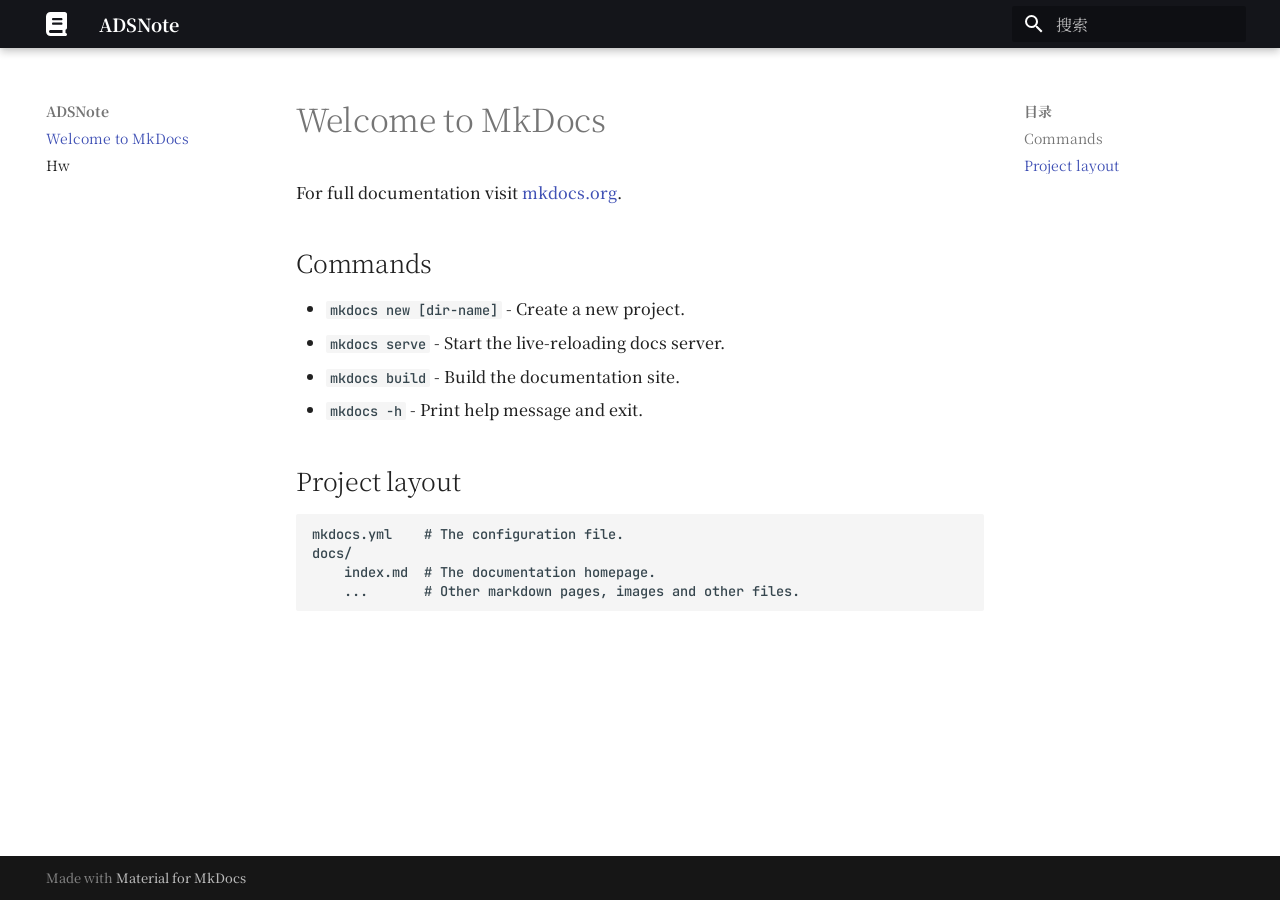
<file: index.html>
<!doctype html>
<html lang="zh" class="no-js">
  <head>
    
      <meta charset="utf-8">
      <meta name="viewport" content="width=device-width,initial-scale=1">
      
      
      
      
      
        <link rel="next" href="hw/">
      
      
        
      
      
      <link rel="icon" href="assets/images/favicon.png">
      <meta name="generator" content="mkdocs-1.6.1, mkdocs-material-9.7.7">
    
    
      
        <title>ADSNote</title>
      
    
    
      <link rel="stylesheet" href="assets/stylesheets/main.ec1eaa64.min.css">
      
        
        <link rel="stylesheet" href="assets/stylesheets/palette.ab4e12ef.min.css">
      
      


    
    
      
    
    
      
        
        
        <link rel="preconnect" href="https://fonts.gstatic.com" crossorigin>
        <link rel="stylesheet" href="https://fonts.googleapis.com/css?family=Noto+Serif+SC:300,300i,400,400i,700,700i%7CJetBrains+Mono:400,400i,700,700i&display=fallback">
        <style>:root{--md-text-font:"Noto Serif SC";--md-code-font:"JetBrains Mono"}</style>
      
    
    
      <link rel="stylesheet" href="stylesheets/extra.css">
    
    <script>__md_scope=new URL(".",location),__md_hash=e=>[...e].reduce(((e,_)=>(e<<5)-e+_.charCodeAt(0)),0),__md_get=(e,_=localStorage,t=__md_scope)=>JSON.parse(_.getItem(t.pathname+"."+e)),__md_set=(e,_,t=localStorage,a=__md_scope)=>{try{t.setItem(a.pathname+"."+e,JSON.stringify(_))}catch(e){}}</script>
    
      

    
    
  </head>
  
  
    
    
    
    
    
    <body dir="ltr" data-md-color-scheme="default" data-md-color-primary="black" data-md-color-accent="deep-orange">
  
    
    <input class="md-toggle" data-md-toggle="drawer" type="checkbox" id="__drawer" autocomplete="off">
    <input class="md-toggle" data-md-toggle="search" type="checkbox" id="__search" autocomplete="off">
    <label class="md-overlay" for="__drawer"></label>
    <div data-md-component="skip">
      
        
        <a href="#welcome-to-mkdocs" class="md-skip">
          跳转至
        </a>
      
    </div>
    <div data-md-component="announce">
      
    </div>
    
    
      

  

<header class="md-header md-header--shadow" data-md-component="header">
  <nav class="md-header__inner md-grid" aria-label="页眉">
    <a href="." title="ADSNote" class="md-header__button md-logo" aria-label="ADSNote" data-md-component="logo">
      
  
  <svg xmlns="http://www.w3.org/2000/svg" viewBox="0 0 448 512"><!--! Font Awesome Free 7.1.0 by @fontawesome - https://fontawesome.com License - https://fontawesome.com/license/free (Icons: CC BY 4.0, Fonts: SIL OFL 1.1, Code: MIT License) Copyright 2025 Fonticons, Inc.--><path d="M384 512H96c-53 0-96-43-96-96V96C0 43 43 0 96 0h304c26.5 0 48 21.5 48 48v288c0 20.9-13.4 38.7-32 45.3V448c17.7 0 32 14.3 32 32s-14.3 32-32 32zM96 384c-17.7 0-32 14.3-32 32s14.3 32 32 32h256v-64zm32-232c0 13.3 10.7 24 24 24h176c13.3 0 24-10.7 24-24s-10.7-24-24-24H152c-13.3 0-24 10.7-24 24m24 72c-13.3 0-24 10.7-24 24s10.7 24 24 24h176c13.3 0 24-10.7 24-24s-10.7-24-24-24z"/></svg>

    </a>
    <label class="md-header__button md-icon" for="__drawer">
      
      <svg xmlns="http://www.w3.org/2000/svg" viewBox="0 0 24 24"><path d="M3 6h18v2H3zm0 5h18v2H3zm0 5h18v2H3z"/></svg>
    </label>
    <div class="md-header__title" data-md-component="header-title">
      <div class="md-header__ellipsis">
        <div class="md-header__topic">
          <span class="md-ellipsis">
            ADSNote
          </span>
        </div>
        <div class="md-header__topic" data-md-component="header-topic">
          <span class="md-ellipsis">
            
              Welcome to MkDocs
            
          </span>
        </div>
      </div>
    </div>
    
      
    
    
    
    
      
      
        <label class="md-header__button md-icon" for="__search">
          
          <svg xmlns="http://www.w3.org/2000/svg" viewBox="0 0 24 24"><path d="M9.5 3A6.5 6.5 0 0 1 16 9.5c0 1.61-.59 3.09-1.56 4.23l.27.27h.79l5 5-1.5 1.5-5-5v-.79l-.27-.27A6.52 6.52 0 0 1 9.5 16 6.5 6.5 0 0 1 3 9.5 6.5 6.5 0 0 1 9.5 3m0 2C7 5 5 7 5 9.5S7 14 9.5 14 14 12 14 9.5 12 5 9.5 5"/></svg>
        </label>
        <div class="md-search" data-md-component="search" role="dialog">
  <label class="md-search__overlay" for="__search"></label>
  <div class="md-search__inner" role="search">
    <form class="md-search__form" name="search">
      <input type="text" class="md-search__input" name="query" aria-label="搜索" placeholder="搜索" autocapitalize="off" autocorrect="off" autocomplete="off" spellcheck="false" data-md-component="search-query" required>
      <label class="md-search__icon md-icon" for="__search">
        
        <svg xmlns="http://www.w3.org/2000/svg" viewBox="0 0 24 24"><path d="M9.5 3A6.5 6.5 0 0 1 16 9.5c0 1.61-.59 3.09-1.56 4.23l.27.27h.79l5 5-1.5 1.5-5-5v-.79l-.27-.27A6.52 6.52 0 0 1 9.5 16 6.5 6.5 0 0 1 3 9.5 6.5 6.5 0 0 1 9.5 3m0 2C7 5 5 7 5 9.5S7 14 9.5 14 14 12 14 9.5 12 5 9.5 5"/></svg>
        
        <svg xmlns="http://www.w3.org/2000/svg" viewBox="0 0 24 24"><path d="M20 11v2H8l5.5 5.5-1.42 1.42L4.16 12l7.92-7.92L13.5 5.5 8 11z"/></svg>
      </label>
      <nav class="md-search__options" aria-label="查找">
        
        <button type="reset" class="md-search__icon md-icon" title="清空当前内容" aria-label="清空当前内容" tabindex="-1">
          
          <svg xmlns="http://www.w3.org/2000/svg" viewBox="0 0 24 24"><path d="M19 6.41 17.59 5 12 10.59 6.41 5 5 6.41 10.59 12 5 17.59 6.41 19 12 13.41 17.59 19 19 17.59 13.41 12z"/></svg>
        </button>
      </nav>
      
    </form>
    <div class="md-search__output">
      <div class="md-search__scrollwrap" tabindex="0" data-md-scrollfix>
        <div class="md-search-result" data-md-component="search-result">
          <div class="md-search-result__meta">
            正在初始化搜索引擎
          </div>
          <ol class="md-search-result__list" role="presentation"></ol>
        </div>
      </div>
    </div>
  </div>
</div>
      
    
    
  </nav>
  
</header>
    
    <div class="md-container" data-md-component="container">
      
      
        
          
        
      
      <main class="md-main" data-md-component="main">
        <div class="md-main__inner md-grid">
          
            
              
              <div class="md-sidebar md-sidebar--primary" data-md-component="sidebar" data-md-type="navigation" >
                <div class="md-sidebar__scrollwrap">
                  <div class="md-sidebar__inner">
                    



<nav class="md-nav md-nav--primary" aria-label="导航栏" data-md-level="0">
  <label class="md-nav__title" for="__drawer">
    <a href="." title="ADSNote" class="md-nav__button md-logo" aria-label="ADSNote" data-md-component="logo">
      
  
  <svg xmlns="http://www.w3.org/2000/svg" viewBox="0 0 448 512"><!--! Font Awesome Free 7.1.0 by @fontawesome - https://fontawesome.com License - https://fontawesome.com/license/free (Icons: CC BY 4.0, Fonts: SIL OFL 1.1, Code: MIT License) Copyright 2025 Fonticons, Inc.--><path d="M384 512H96c-53 0-96-43-96-96V96C0 43 43 0 96 0h304c26.5 0 48 21.5 48 48v288c0 20.9-13.4 38.7-32 45.3V448c17.7 0 32 14.3 32 32s-14.3 32-32 32zM96 384c-17.7 0-32 14.3-32 32s14.3 32 32 32h256v-64zm32-232c0 13.3 10.7 24 24 24h176c13.3 0 24-10.7 24-24s-10.7-24-24-24H152c-13.3 0-24 10.7-24 24m24 72c-13.3 0-24 10.7-24 24s10.7 24 24 24h176c13.3 0 24-10.7 24-24s-10.7-24-24-24z"/></svg>

    </a>
    ADSNote
  </label>
  
  <ul class="md-nav__list" data-md-scrollfix>
    
      
      
  
  
    
  
  
  
    <li class="md-nav__item md-nav__item--active">
      
      <input class="md-nav__toggle md-toggle" type="checkbox" id="__toc">
      
      
        
      
      
        <label class="md-nav__link md-nav__link--active" for="__toc">
          
  
  
  <span class="md-ellipsis">
    
  
    Welcome to MkDocs
  

    
  </span>
  
  

          <span class="md-nav__icon md-icon"></span>
        </label>
      
      <a href="." class="md-nav__link md-nav__link--active">
        
  
  
  <span class="md-ellipsis">
    
  
    Welcome to MkDocs
  

    
  </span>
  
  

      </a>
      
        

<nav class="md-nav md-nav--secondary" aria-label="目录">
  
  
  
    
  
  
    <label class="md-nav__title" for="__toc">
      <span class="md-nav__icon md-icon"></span>
      目录
    </label>
    <ul class="md-nav__list" data-md-component="toc" data-md-scrollfix>
      
        <li class="md-nav__item">
  <a href="#commands" class="md-nav__link">
    <span class="md-ellipsis">
      
        Commands
      
    </span>
  </a>
  
</li>
      
        <li class="md-nav__item">
  <a href="#project-layout" class="md-nav__link">
    <span class="md-ellipsis">
      
        Project layout
      
    </span>
  </a>
  
</li>
      
    </ul>
  
</nav>
      
    </li>
  

    
      
      
  
  
  
  
    <li class="md-nav__item">
      <a href="hw/" class="md-nav__link">
        
  
  
  <span class="md-ellipsis">
    
  
    Hw
  

    
  </span>
  
  

      </a>
    </li>
  

    
  </ul>
</nav>
                  </div>
                </div>
              </div>
            
            
              
              <div class="md-sidebar md-sidebar--secondary" data-md-component="sidebar" data-md-type="toc" >
                <div class="md-sidebar__scrollwrap">
                  <div class="md-sidebar__inner">
                    

<nav class="md-nav md-nav--secondary" aria-label="目录">
  
  
  
    
  
  
    <label class="md-nav__title" for="__toc">
      <span class="md-nav__icon md-icon"></span>
      目录
    </label>
    <ul class="md-nav__list" data-md-component="toc" data-md-scrollfix>
      
        <li class="md-nav__item">
  <a href="#commands" class="md-nav__link">
    <span class="md-ellipsis">
      
        Commands
      
    </span>
  </a>
  
</li>
      
        <li class="md-nav__item">
  <a href="#project-layout" class="md-nav__link">
    <span class="md-ellipsis">
      
        Project layout
      
    </span>
  </a>
  
</li>
      
    </ul>
  
</nav>
                  </div>
                </div>
              </div>
            
          
          
            <div class="md-content" data-md-component="content">
              
              <article class="md-content__inner md-typeset">
                
                  



<h1 id="welcome-to-mkdocs">Welcome to MkDocs</h1>
<p>For full documentation visit <a href="https://www.mkdocs.org">mkdocs.org</a>.</p>
<h2 id="commands">Commands</h2>
<ul>
<li><code>mkdocs new [dir-name]</code> - Create a new project.</li>
<li><code>mkdocs serve</code> - Start the live-reloading docs server.</li>
<li><code>mkdocs build</code> - Build the documentation site.</li>
<li><code>mkdocs -h</code> - Print help message and exit.</li>
</ul>
<h2 id="project-layout">Project layout</h2>
<div class="language-text highlight"><pre><span></span><code>mkdocs.yml    # The configuration file.
docs/
    index.md  # The documentation homepage.
    ...       # Other markdown pages, images and other files.
</code></pre></div>












                
              </article>
            </div>
          
          
<script>var target=document.getElementById(location.hash.slice(1));target&&target.name&&(target.checked=target.name.startsWith("__tabbed_"))</script>
        </div>
        
      </main>
      
        <footer class="md-footer">
  
  <div class="md-footer-meta md-typeset">
    <div class="md-footer-meta__inner md-grid">
      <div class="md-copyright">
  
  
    Made with
    <a href="https://squidfunk.github.io/mkdocs-material/" target="_blank" rel="noopener">
      Material for MkDocs
    </a>
  
</div>
      
    </div>
  </div>
</footer>
      
    </div>
    <div class="md-dialog" data-md-component="dialog">
      <div class="md-dialog__inner md-typeset"></div>
    </div>
    
    
    
      
      
      <script id="__config" type="application/json">{"annotate": null, "base": ".", "features": [], "search": "assets/javascripts/workers/search.2c215733.min.js", "tags": null, "translations": {"clipboard.copied": "\u5df2\u590d\u5236", "clipboard.copy": "\u590d\u5236", "search.result.more.one": "\u5728\u8be5\u9875\u4e0a\u8fd8\u6709 1 \u4e2a\u7b26\u5408\u6761\u4ef6\u7684\u7ed3\u679c", "search.result.more.other": "\u5728\u8be5\u9875\u4e0a\u8fd8\u6709 # \u4e2a\u7b26\u5408\u6761\u4ef6\u7684\u7ed3\u679c", "search.result.none": "\u6ca1\u6709\u627e\u5230\u7b26\u5408\u6761\u4ef6\u7684\u7ed3\u679c", "search.result.one": "\u627e\u5230 1 \u4e2a\u7b26\u5408\u6761\u4ef6\u7684\u7ed3\u679c", "search.result.other": "# \u4e2a\u7b26\u5408\u6761\u4ef6\u7684\u7ed3\u679c", "search.result.placeholder": "\u952e\u5165\u4ee5\u5f00\u59cb\u641c\u7d22", "search.result.term.missing": "\u7f3a\u5c11", "select.version": "\u9009\u62e9\u5f53\u524d\u7248\u672c"}, "version": null}</script>
    
    
      <script src="assets/javascripts/bundle.d7400e89.min.js"></script>
      
    
  </body>
</html>
</file>
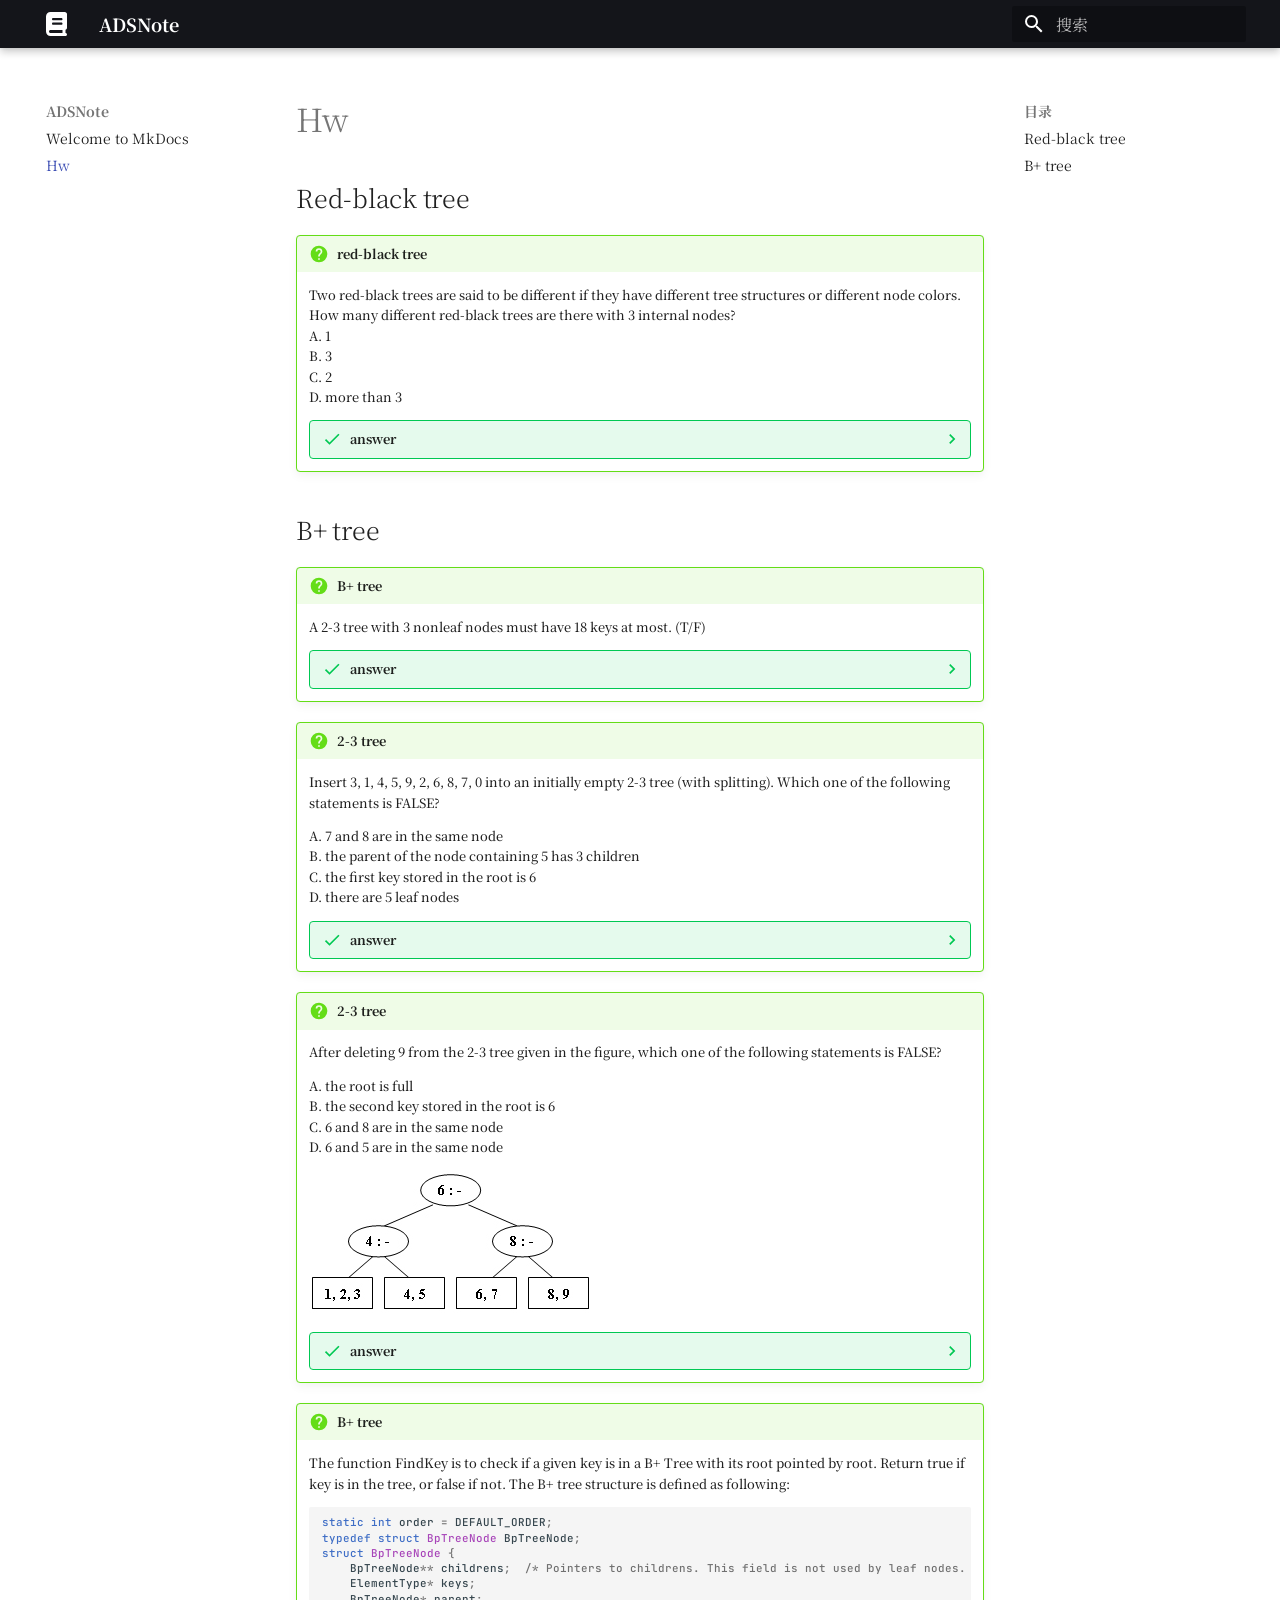
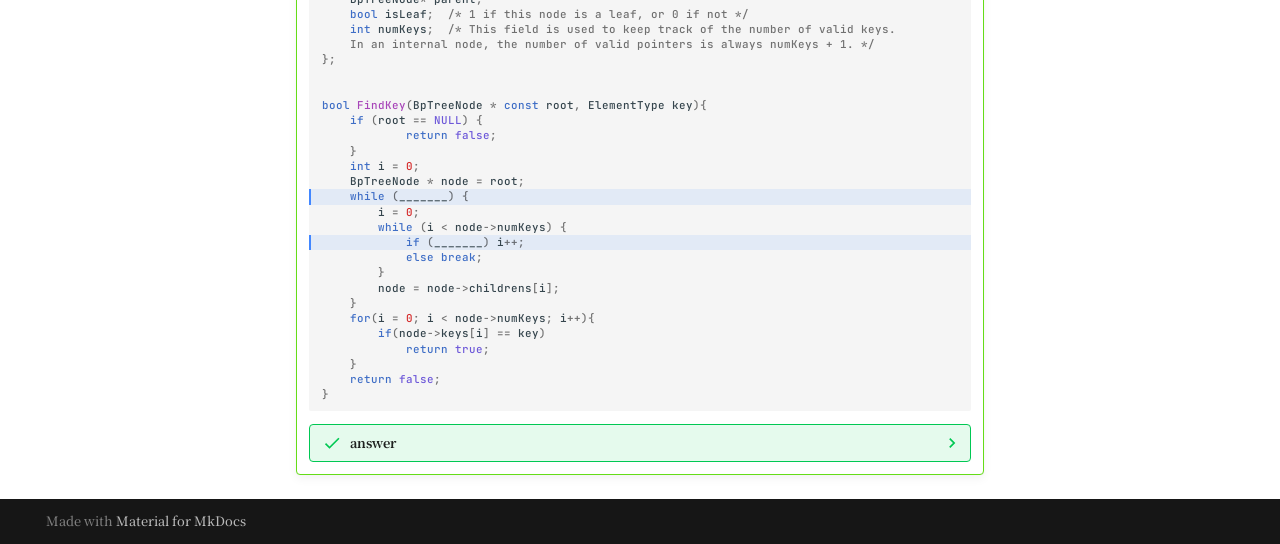
<file: hw/index.html>
<!doctype html>
<html lang="zh" class="no-js">
  <head>
    
      <meta charset="utf-8">
      <meta name="viewport" content="width=device-width,initial-scale=1">
      
      
      
      
        <link rel="prev" href="..">
      
      
      
        
      
      
      <link rel="icon" href="../assets/images/favicon.png">
      <meta name="generator" content="mkdocs-1.6.1, mkdocs-material-9.7.7">
    
    
      
        <title>Hw - ADSNote</title>
      
    
    
      <link rel="stylesheet" href="../assets/stylesheets/main.ec1eaa64.min.css">
      
        
        <link rel="stylesheet" href="../assets/stylesheets/palette.ab4e12ef.min.css">
      
      


    
    
      
    
    
      
        
        
        <link rel="preconnect" href="https://fonts.gstatic.com" crossorigin>
        <link rel="stylesheet" href="https://fonts.googleapis.com/css?family=Noto+Serif+SC:300,300i,400,400i,700,700i%7CJetBrains+Mono:400,400i,700,700i&display=fallback">
        <style>:root{--md-text-font:"Noto Serif SC";--md-code-font:"JetBrains Mono"}</style>
      
    
    
      <link rel="stylesheet" href="../stylesheets/extra.css">
    
    <script>__md_scope=new URL("..",location),__md_hash=e=>[...e].reduce(((e,_)=>(e<<5)-e+_.charCodeAt(0)),0),__md_get=(e,_=localStorage,t=__md_scope)=>JSON.parse(_.getItem(t.pathname+"."+e)),__md_set=(e,_,t=localStorage,a=__md_scope)=>{try{t.setItem(a.pathname+"."+e,JSON.stringify(_))}catch(e){}}</script>
    
      

    
    
  </head>
  
  
    
    
    
    
    
    <body dir="ltr" data-md-color-scheme="default" data-md-color-primary="black" data-md-color-accent="deep-orange">
  
    
    <input class="md-toggle" data-md-toggle="drawer" type="checkbox" id="__drawer" autocomplete="off">
    <input class="md-toggle" data-md-toggle="search" type="checkbox" id="__search" autocomplete="off">
    <label class="md-overlay" for="__drawer"></label>
    <div data-md-component="skip">
      
        
        <a href="#red-black-tree" class="md-skip">
          跳转至
        </a>
      
    </div>
    <div data-md-component="announce">
      
    </div>
    
    
      

  

<header class="md-header md-header--shadow" data-md-component="header">
  <nav class="md-header__inner md-grid" aria-label="页眉">
    <a href=".." title="ADSNote" class="md-header__button md-logo" aria-label="ADSNote" data-md-component="logo">
      
  
  <svg xmlns="http://www.w3.org/2000/svg" viewBox="0 0 448 512"><!--! Font Awesome Free 7.1.0 by @fontawesome - https://fontawesome.com License - https://fontawesome.com/license/free (Icons: CC BY 4.0, Fonts: SIL OFL 1.1, Code: MIT License) Copyright 2025 Fonticons, Inc.--><path d="M384 512H96c-53 0-96-43-96-96V96C0 43 43 0 96 0h304c26.5 0 48 21.5 48 48v288c0 20.9-13.4 38.7-32 45.3V448c17.7 0 32 14.3 32 32s-14.3 32-32 32zM96 384c-17.7 0-32 14.3-32 32s14.3 32 32 32h256v-64zm32-232c0 13.3 10.7 24 24 24h176c13.3 0 24-10.7 24-24s-10.7-24-24-24H152c-13.3 0-24 10.7-24 24m24 72c-13.3 0-24 10.7-24 24s10.7 24 24 24h176c13.3 0 24-10.7 24-24s-10.7-24-24-24z"/></svg>

    </a>
    <label class="md-header__button md-icon" for="__drawer">
      
      <svg xmlns="http://www.w3.org/2000/svg" viewBox="0 0 24 24"><path d="M3 6h18v2H3zm0 5h18v2H3zm0 5h18v2H3z"/></svg>
    </label>
    <div class="md-header__title" data-md-component="header-title">
      <div class="md-header__ellipsis">
        <div class="md-header__topic">
          <span class="md-ellipsis">
            ADSNote
          </span>
        </div>
        <div class="md-header__topic" data-md-component="header-topic">
          <span class="md-ellipsis">
            
              Hw
            
          </span>
        </div>
      </div>
    </div>
    
      
    
    
    
    
      
      
        <label class="md-header__button md-icon" for="__search">
          
          <svg xmlns="http://www.w3.org/2000/svg" viewBox="0 0 24 24"><path d="M9.5 3A6.5 6.5 0 0 1 16 9.5c0 1.61-.59 3.09-1.56 4.23l.27.27h.79l5 5-1.5 1.5-5-5v-.79l-.27-.27A6.52 6.52 0 0 1 9.5 16 6.5 6.5 0 0 1 3 9.5 6.5 6.5 0 0 1 9.5 3m0 2C7 5 5 7 5 9.5S7 14 9.5 14 14 12 14 9.5 12 5 9.5 5"/></svg>
        </label>
        <div class="md-search" data-md-component="search" role="dialog">
  <label class="md-search__overlay" for="__search"></label>
  <div class="md-search__inner" role="search">
    <form class="md-search__form" name="search">
      <input type="text" class="md-search__input" name="query" aria-label="搜索" placeholder="搜索" autocapitalize="off" autocorrect="off" autocomplete="off" spellcheck="false" data-md-component="search-query" required>
      <label class="md-search__icon md-icon" for="__search">
        
        <svg xmlns="http://www.w3.org/2000/svg" viewBox="0 0 24 24"><path d="M9.5 3A6.5 6.5 0 0 1 16 9.5c0 1.61-.59 3.09-1.56 4.23l.27.27h.79l5 5-1.5 1.5-5-5v-.79l-.27-.27A6.52 6.52 0 0 1 9.5 16 6.5 6.5 0 0 1 3 9.5 6.5 6.5 0 0 1 9.5 3m0 2C7 5 5 7 5 9.5S7 14 9.5 14 14 12 14 9.5 12 5 9.5 5"/></svg>
        
        <svg xmlns="http://www.w3.org/2000/svg" viewBox="0 0 24 24"><path d="M20 11v2H8l5.5 5.5-1.42 1.42L4.16 12l7.92-7.92L13.5 5.5 8 11z"/></svg>
      </label>
      <nav class="md-search__options" aria-label="查找">
        
        <button type="reset" class="md-search__icon md-icon" title="清空当前内容" aria-label="清空当前内容" tabindex="-1">
          
          <svg xmlns="http://www.w3.org/2000/svg" viewBox="0 0 24 24"><path d="M19 6.41 17.59 5 12 10.59 6.41 5 5 6.41 10.59 12 5 17.59 6.41 19 12 13.41 17.59 19 19 17.59 13.41 12z"/></svg>
        </button>
      </nav>
      
    </form>
    <div class="md-search__output">
      <div class="md-search__scrollwrap" tabindex="0" data-md-scrollfix>
        <div class="md-search-result" data-md-component="search-result">
          <div class="md-search-result__meta">
            正在初始化搜索引擎
          </div>
          <ol class="md-search-result__list" role="presentation"></ol>
        </div>
      </div>
    </div>
  </div>
</div>
      
    
    
  </nav>
  
</header>
    
    <div class="md-container" data-md-component="container">
      
      
        
          
        
      
      <main class="md-main" data-md-component="main">
        <div class="md-main__inner md-grid">
          
            
              
              <div class="md-sidebar md-sidebar--primary" data-md-component="sidebar" data-md-type="navigation" >
                <div class="md-sidebar__scrollwrap">
                  <div class="md-sidebar__inner">
                    



<nav class="md-nav md-nav--primary" aria-label="导航栏" data-md-level="0">
  <label class="md-nav__title" for="__drawer">
    <a href=".." title="ADSNote" class="md-nav__button md-logo" aria-label="ADSNote" data-md-component="logo">
      
  
  <svg xmlns="http://www.w3.org/2000/svg" viewBox="0 0 448 512"><!--! Font Awesome Free 7.1.0 by @fontawesome - https://fontawesome.com License - https://fontawesome.com/license/free (Icons: CC BY 4.0, Fonts: SIL OFL 1.1, Code: MIT License) Copyright 2025 Fonticons, Inc.--><path d="M384 512H96c-53 0-96-43-96-96V96C0 43 43 0 96 0h304c26.5 0 48 21.5 48 48v288c0 20.9-13.4 38.7-32 45.3V448c17.7 0 32 14.3 32 32s-14.3 32-32 32zM96 384c-17.7 0-32 14.3-32 32s14.3 32 32 32h256v-64zm32-232c0 13.3 10.7 24 24 24h176c13.3 0 24-10.7 24-24s-10.7-24-24-24H152c-13.3 0-24 10.7-24 24m24 72c-13.3 0-24 10.7-24 24s10.7 24 24 24h176c13.3 0 24-10.7 24-24s-10.7-24-24-24z"/></svg>

    </a>
    ADSNote
  </label>
  
  <ul class="md-nav__list" data-md-scrollfix>
    
      
      
  
  
  
  
    <li class="md-nav__item">
      <a href=".." class="md-nav__link">
        
  
  
  <span class="md-ellipsis">
    
  
    Welcome to MkDocs
  

    
  </span>
  
  

      </a>
    </li>
  

    
      
      
  
  
    
  
  
  
    <li class="md-nav__item md-nav__item--active">
      
      <input class="md-nav__toggle md-toggle" type="checkbox" id="__toc">
      
      
      
        <label class="md-nav__link md-nav__link--active" for="__toc">
          
  
  
  <span class="md-ellipsis">
    
  
    Hw
  

    
  </span>
  
  

          <span class="md-nav__icon md-icon"></span>
        </label>
      
      <a href="./" class="md-nav__link md-nav__link--active">
        
  
  
  <span class="md-ellipsis">
    
  
    Hw
  

    
  </span>
  
  

      </a>
      
        

<nav class="md-nav md-nav--secondary" aria-label="目录">
  
  
  
  
    <label class="md-nav__title" for="__toc">
      <span class="md-nav__icon md-icon"></span>
      目录
    </label>
    <ul class="md-nav__list" data-md-component="toc" data-md-scrollfix>
      
        <li class="md-nav__item">
  <a href="#red-black-tree" class="md-nav__link">
    <span class="md-ellipsis">
      
        Red-black tree
      
    </span>
  </a>
  
</li>
      
        <li class="md-nav__item">
  <a href="#b-tree" class="md-nav__link">
    <span class="md-ellipsis">
      
        B+ tree
      
    </span>
  </a>
  
</li>
      
    </ul>
  
</nav>
      
    </li>
  

    
  </ul>
</nav>
                  </div>
                </div>
              </div>
            
            
              
              <div class="md-sidebar md-sidebar--secondary" data-md-component="sidebar" data-md-type="toc" >
                <div class="md-sidebar__scrollwrap">
                  <div class="md-sidebar__inner">
                    

<nav class="md-nav md-nav--secondary" aria-label="目录">
  
  
  
  
    <label class="md-nav__title" for="__toc">
      <span class="md-nav__icon md-icon"></span>
      目录
    </label>
    <ul class="md-nav__list" data-md-component="toc" data-md-scrollfix>
      
        <li class="md-nav__item">
  <a href="#red-black-tree" class="md-nav__link">
    <span class="md-ellipsis">
      
        Red-black tree
      
    </span>
  </a>
  
</li>
      
        <li class="md-nav__item">
  <a href="#b-tree" class="md-nav__link">
    <span class="md-ellipsis">
      
        B+ tree
      
    </span>
  </a>
  
</li>
      
    </ul>
  
</nav>
                  </div>
                </div>
              </div>
            
          
          
            <div class="md-content" data-md-component="content">
              
              <article class="md-content__inner md-typeset">
                
                  



  <h1>Hw</h1>

<h2 id="red-black-tree">Red-black tree</h2>
<div class="admonition question">
<p class="admonition-title">red-black tree</p>
<p>Two red-black trees are said to be different if they have different tree structures or different node colors.  How many different red-black trees are there with 3 internal nodes?<br />
A. 1<br />
B. 3<br />
C. 2<br />
D. more than 3</p>
<details class="success">
<summary>answer</summary>
<p>D<br>
<img alt="alt text" src="../image.png" /></p>
</details>
</div>
<h2 id="b-tree">B+ tree</h2>
<div class="admonition question">
<p class="admonition-title">B+ tree</p>
<p>A 2-3 tree with 3 nonleaf nodes must have 18 keys at most.  (T/F)</p>
<details class="success">
<summary>answer</summary>
<p>T<br>
key 即为 leafnode 中的记录，非 leafnode 中的不是 key。M order 意思是非根非叶子节点，有 M/2 ~ M 个孩子；然后每个 leafnode 有 M/2 ~ M 个 key。</p>
</details>
</div>
<div class="admonition question">
<p class="admonition-title">2-3 tree</p>
<p>Insert 3, 1, 4, 5, 9, 2, 6, 8, 7, 0 into an initially empty 2-3 tree (with splitting). Which one of the following statements is FALSE?</p>
<p>A. 7 and 8 are in the same node<br />
B. the parent of the node containing 5 has 3 children<br />
C. the first key stored in the root is 6<br />
D. there are 5 leaf nodes  </p>
<details class="success">
<summary>answer</summary>
<p>A<br>
先把 3,1,4 插入叶子结点，接下来分裂即可。</p>
</details>
</div>
<div class="admonition question">
<p class="admonition-title">2-3 tree</p>
<p>After deleting 9 from the 2-3 tree given in the figure, which one of the following statements is FALSE?</p>
<p>A. the root is full<br />
B. the second key stored in the root is 6<br />
C. 6 and 8 are in the same node<br />
D. 6 and 5 are in the same node</p>
<p><img alt="alt text" src="../image-1.png" /></p>
<details class="success">
<summary>answer</summary>
<p>D<br>
<img alt="alt text" src="../image-2.png" /></p>
</details>
</div>
<div class="admonition question">
<p class="admonition-title">B+ tree</p>
<p>The function FindKey is to check if a given key is in a B+ Tree with its root pointed by root. Return true if key is in the tree, or false if not. The B+ tree structure is defined as following:</p>
<div class="language-c highlight"><pre><span></span><code><span id="__span-0-1"><a id="__codelineno-0-1" name="__codelineno-0-1" href="#__codelineno-0-1"></a><span class="k">static</span><span class="w"> </span><span class="kt">int</span><span class="w"> </span><span class="n">order</span><span class="w"> </span><span class="o">=</span><span class="w"> </span><span class="n">DEFAULT_ORDER</span><span class="p">;</span>
</span><span id="__span-0-2"><a id="__codelineno-0-2" name="__codelineno-0-2" href="#__codelineno-0-2"></a><span class="k">typedef</span><span class="w"> </span><span class="k">struct</span><span class="w"> </span><span class="nc">BpTreeNode</span><span class="w"> </span><span class="n">BpTreeNode</span><span class="p">;</span>
</span><span id="__span-0-3"><a id="__codelineno-0-3" name="__codelineno-0-3" href="#__codelineno-0-3"></a><span class="k">struct</span><span class="w"> </span><span class="nc">BpTreeNode</span><span class="w"> </span><span class="p">{</span>
</span><span id="__span-0-4"><a id="__codelineno-0-4" name="__codelineno-0-4" href="#__codelineno-0-4"></a><span class="w">    </span><span class="n">BpTreeNode</span><span class="o">**</span><span class="w"> </span><span class="n">childrens</span><span class="p">;</span><span class="w">  </span><span class="cm">/* Pointers to childrens. This field is not used by leaf nodes. */</span>
</span><span id="__span-0-5"><a id="__codelineno-0-5" name="__codelineno-0-5" href="#__codelineno-0-5"></a><span class="w">    </span><span class="n">ElementType</span><span class="o">*</span><span class="w"> </span><span class="n">keys</span><span class="p">;</span>
</span><span id="__span-0-6"><a id="__codelineno-0-6" name="__codelineno-0-6" href="#__codelineno-0-6"></a><span class="w">    </span><span class="n">BpTreeNode</span><span class="o">*</span><span class="w"> </span><span class="n">parent</span><span class="p">;</span>
</span><span id="__span-0-7"><a id="__codelineno-0-7" name="__codelineno-0-7" href="#__codelineno-0-7"></a><span class="w">    </span><span class="kt">bool</span><span class="w"> </span><span class="n">isLeaf</span><span class="p">;</span><span class="w">  </span><span class="cm">/* 1 if this node is a leaf, or 0 if not */</span>
</span><span id="__span-0-8"><a id="__codelineno-0-8" name="__codelineno-0-8" href="#__codelineno-0-8"></a><span class="w">    </span><span class="kt">int</span><span class="w"> </span><span class="n">numKeys</span><span class="p">;</span><span class="w">  </span><span class="cm">/* This field is used to keep track of the number of valid keys. </span>
</span><span id="__span-0-9"><a id="__codelineno-0-9" name="__codelineno-0-9" href="#__codelineno-0-9"></a><span class="cm">    In an internal node, the number of valid pointers is always numKeys + 1. */</span>
</span><span id="__span-0-10"><a id="__codelineno-0-10" name="__codelineno-0-10" href="#__codelineno-0-10"></a><span class="p">};</span>
</span><span id="__span-0-11"><a id="__codelineno-0-11" name="__codelineno-0-11" href="#__codelineno-0-11"></a>
</span><span id="__span-0-12"><a id="__codelineno-0-12" name="__codelineno-0-12" href="#__codelineno-0-12"></a>
</span><span id="__span-0-13"><a id="__codelineno-0-13" name="__codelineno-0-13" href="#__codelineno-0-13"></a><span class="kt">bool</span><span class="w"> </span><span class="nf">FindKey</span><span class="p">(</span><span class="n">BpTreeNode</span><span class="w"> </span><span class="o">*</span><span class="w"> </span><span class="k">const</span><span class="w"> </span><span class="n">root</span><span class="p">,</span><span class="w"> </span><span class="n">ElementType</span><span class="w"> </span><span class="n">key</span><span class="p">){</span>
</span><span id="__span-0-14"><a id="__codelineno-0-14" name="__codelineno-0-14" href="#__codelineno-0-14"></a><span class="w">    </span><span class="k">if</span><span class="w"> </span><span class="p">(</span><span class="n">root</span><span class="w"> </span><span class="o">==</span><span class="w"> </span><span class="nb">NULL</span><span class="p">)</span><span class="w"> </span><span class="p">{</span>
</span><span id="__span-0-15"><a id="__codelineno-0-15" name="__codelineno-0-15" href="#__codelineno-0-15"></a><span class="w">            </span><span class="k">return</span><span class="w"> </span><span class="nb">false</span><span class="p">;</span>
</span><span id="__span-0-16"><a id="__codelineno-0-16" name="__codelineno-0-16" href="#__codelineno-0-16"></a><span class="w">    </span><span class="p">}</span>
</span><span id="__span-0-17"><a id="__codelineno-0-17" name="__codelineno-0-17" href="#__codelineno-0-17"></a><span class="w">    </span><span class="kt">int</span><span class="w"> </span><span class="n">i</span><span class="w"> </span><span class="o">=</span><span class="w"> </span><span class="mi">0</span><span class="p">;</span>
</span><span id="__span-0-18"><a id="__codelineno-0-18" name="__codelineno-0-18" href="#__codelineno-0-18"></a><span class="w">    </span><span class="n">BpTreeNode</span><span class="w"> </span><span class="o">*</span><span class="w"> </span><span class="n">node</span><span class="w"> </span><span class="o">=</span><span class="w"> </span><span class="n">root</span><span class="p">;</span>
</span><span id="__span-0-19"><a id="__codelineno-0-19" name="__codelineno-0-19" href="#__codelineno-0-19"></a><span class="hll"><span class="w">    </span><span class="k">while</span><span class="w"> </span><span class="p">(</span><span class="n">_______</span><span class="p">)</span><span class="w"> </span><span class="p">{</span>
</span></span><span id="__span-0-20"><a id="__codelineno-0-20" name="__codelineno-0-20" href="#__codelineno-0-20"></a><span class="w">        </span><span class="n">i</span><span class="w"> </span><span class="o">=</span><span class="w"> </span><span class="mi">0</span><span class="p">;</span>
</span><span id="__span-0-21"><a id="__codelineno-0-21" name="__codelineno-0-21" href="#__codelineno-0-21"></a><span class="w">        </span><span class="k">while</span><span class="w"> </span><span class="p">(</span><span class="n">i</span><span class="w"> </span><span class="o">&lt;</span><span class="w"> </span><span class="n">node</span><span class="o">-&gt;</span><span class="n">numKeys</span><span class="p">)</span><span class="w"> </span><span class="p">{</span>
</span><span id="__span-0-22"><a id="__codelineno-0-22" name="__codelineno-0-22" href="#__codelineno-0-22"></a><span class="hll"><span class="w">            </span><span class="k">if</span><span class="w"> </span><span class="p">(</span><span class="n">_______</span><span class="p">)</span><span class="w"> </span><span class="n">i</span><span class="o">++</span><span class="p">;</span>
</span></span><span id="__span-0-23"><a id="__codelineno-0-23" name="__codelineno-0-23" href="#__codelineno-0-23"></a><span class="w">            </span><span class="k">else</span><span class="w"> </span><span class="k">break</span><span class="p">;</span>
</span><span id="__span-0-24"><a id="__codelineno-0-24" name="__codelineno-0-24" href="#__codelineno-0-24"></a><span class="w">        </span><span class="p">}</span>
</span><span id="__span-0-25"><a id="__codelineno-0-25" name="__codelineno-0-25" href="#__codelineno-0-25"></a><span class="w">        </span><span class="n">node</span><span class="w"> </span><span class="o">=</span><span class="w"> </span><span class="n">node</span><span class="o">-&gt;</span><span class="n">childrens</span><span class="p">[</span><span class="n">i</span><span class="p">];</span>
</span><span id="__span-0-26"><a id="__codelineno-0-26" name="__codelineno-0-26" href="#__codelineno-0-26"></a><span class="w">    </span><span class="p">}</span>
</span><span id="__span-0-27"><a id="__codelineno-0-27" name="__codelineno-0-27" href="#__codelineno-0-27"></a><span class="w">    </span><span class="k">for</span><span class="p">(</span><span class="n">i</span><span class="w"> </span><span class="o">=</span><span class="w"> </span><span class="mi">0</span><span class="p">;</span><span class="w"> </span><span class="n">i</span><span class="w"> </span><span class="o">&lt;</span><span class="w"> </span><span class="n">node</span><span class="o">-&gt;</span><span class="n">numKeys</span><span class="p">;</span><span class="w"> </span><span class="n">i</span><span class="o">++</span><span class="p">){</span>
</span><span id="__span-0-28"><a id="__codelineno-0-28" name="__codelineno-0-28" href="#__codelineno-0-28"></a><span class="w">        </span><span class="k">if</span><span class="p">(</span><span class="n">node</span><span class="o">-&gt;</span><span class="n">keys</span><span class="p">[</span><span class="n">i</span><span class="p">]</span><span class="w"> </span><span class="o">==</span><span class="w"> </span><span class="n">key</span><span class="p">)</span>
</span><span id="__span-0-29"><a id="__codelineno-0-29" name="__codelineno-0-29" href="#__codelineno-0-29"></a><span class="w">            </span><span class="k">return</span><span class="w"> </span><span class="nb">true</span><span class="p">;</span>
</span><span id="__span-0-30"><a id="__codelineno-0-30" name="__codelineno-0-30" href="#__codelineno-0-30"></a><span class="w">    </span><span class="p">}</span>
</span><span id="__span-0-31"><a id="__codelineno-0-31" name="__codelineno-0-31" href="#__codelineno-0-31"></a><span class="w">    </span><span class="k">return</span><span class="w"> </span><span class="nb">false</span><span class="p">;</span>
</span><span id="__span-0-32"><a id="__codelineno-0-32" name="__codelineno-0-32" href="#__codelineno-0-32"></a><span class="p">}</span>
</span></code></pre></div>
<details class="success">
<summary>answer</summary>
<div class="language-c highlight"><pre><span></span><code><span id="__span-1-1"><a id="__codelineno-1-1" name="__codelineno-1-1" href="#__codelineno-1-1"></a><span class="k">while</span><span class="w"> </span><span class="p">(</span><span class="o">!</span><span class="n">node</span><span class="o">-&gt;</span><span class="n">isLeaf</span><span class="p">)</span><span class="w"> </span><span class="p">{</span>
</span><span id="__span-1-2"><a id="__codelineno-1-2" name="__codelineno-1-2" href="#__codelineno-1-2"></a><span class="w">    </span><span class="n">i</span><span class="w"> </span><span class="o">=</span><span class="w"> </span><span class="mi">0</span><span class="p">;</span>
</span><span id="__span-1-3"><a id="__codelineno-1-3" name="__codelineno-1-3" href="#__codelineno-1-3"></a><span class="w">    </span><span class="k">while</span><span class="w"> </span><span class="p">(</span><span class="n">i</span><span class="w"> </span><span class="o">&lt;</span><span class="w"> </span><span class="n">node</span><span class="o">-&gt;</span><span class="n">numKeys</span><span class="p">)</span><span class="w"> </span><span class="p">{</span>
</span><span id="__span-1-4"><a id="__codelineno-1-4" name="__codelineno-1-4" href="#__codelineno-1-4"></a><span class="w">        </span><span class="k">if</span><span class="w"> </span><span class="p">(</span><span class="n">key</span><span class="w"> </span><span class="o">&gt;</span><span class="w"> </span><span class="n">node</span><span class="o">-&gt;</span><span class="n">keys</span><span class="p">[</span><span class="n">i</span><span class="p">])</span><span class="w"> </span><span class="n">i</span><span class="o">++</span><span class="p">;</span>
</span><span id="__span-1-5"><a id="__codelineno-1-5" name="__codelineno-1-5" href="#__codelineno-1-5"></a><span class="w">        </span><span class="k">else</span><span class="w"> </span><span class="k">break</span><span class="p">;</span>
</span><span id="__span-1-6"><a id="__codelineno-1-6" name="__codelineno-1-6" href="#__codelineno-1-6"></a><span class="w">    </span><span class="p">}</span>
</span><span id="__span-1-7"><a id="__codelineno-1-7" name="__codelineno-1-7" href="#__codelineno-1-7"></a><span class="w">    </span><span class="n">node</span><span class="w"> </span><span class="o">=</span><span class="w"> </span><span class="n">node</span><span class="o">-&gt;</span><span class="n">childrens</span><span class="p">[</span><span class="n">i</span><span class="p">];</span>
</span><span id="__span-1-8"><a id="__codelineno-1-8" name="__codelineno-1-8" href="#__codelineno-1-8"></a><span class="p">}</span>
</span></code></pre></div>
</details>
</div>












                
              </article>
            </div>
          
          
<script>var target=document.getElementById(location.hash.slice(1));target&&target.name&&(target.checked=target.name.startsWith("__tabbed_"))</script>
        </div>
        
      </main>
      
        <footer class="md-footer">
  
  <div class="md-footer-meta md-typeset">
    <div class="md-footer-meta__inner md-grid">
      <div class="md-copyright">
  
  
    Made with
    <a href="https://squidfunk.github.io/mkdocs-material/" target="_blank" rel="noopener">
      Material for MkDocs
    </a>
  
</div>
      
    </div>
  </div>
</footer>
      
    </div>
    <div class="md-dialog" data-md-component="dialog">
      <div class="md-dialog__inner md-typeset"></div>
    </div>
    
    
    
      
      
      <script id="__config" type="application/json">{"annotate": null, "base": "..", "features": [], "search": "../assets/javascripts/workers/search.2c215733.min.js", "tags": null, "translations": {"clipboard.copied": "\u5df2\u590d\u5236", "clipboard.copy": "\u590d\u5236", "search.result.more.one": "\u5728\u8be5\u9875\u4e0a\u8fd8\u6709 1 \u4e2a\u7b26\u5408\u6761\u4ef6\u7684\u7ed3\u679c", "search.result.more.other": "\u5728\u8be5\u9875\u4e0a\u8fd8\u6709 # \u4e2a\u7b26\u5408\u6761\u4ef6\u7684\u7ed3\u679c", "search.result.none": "\u6ca1\u6709\u627e\u5230\u7b26\u5408\u6761\u4ef6\u7684\u7ed3\u679c", "search.result.one": "\u627e\u5230 1 \u4e2a\u7b26\u5408\u6761\u4ef6\u7684\u7ed3\u679c", "search.result.other": "# \u4e2a\u7b26\u5408\u6761\u4ef6\u7684\u7ed3\u679c", "search.result.placeholder": "\u952e\u5165\u4ee5\u5f00\u59cb\u641c\u7d22", "search.result.term.missing": "\u7f3a\u5c11", "select.version": "\u9009\u62e9\u5f53\u524d\u7248\u672c"}, "version": null}</script>
    
    
      <script src="../assets/javascripts/bundle.d7400e89.min.js"></script>
      
    
  </body>
</html>
</file>
<file: stylesheets/extra.css>
.md-typeset {
    font-weight: 500;
}
</file>
<file: assets/stylesheets/main.ec1eaa64.min.css>
@charset "UTF-8";html{-webkit-text-size-adjust:none;-moz-text-size-adjust:none;text-size-adjust:none;box-sizing:border-box}*,:after,:before{box-sizing:inherit}@media (prefers-reduced-motion){*,:after,:before{transition:none!important}}body{margin:0}a,button,input,label{-webkit-tap-highlight-color:transparent}a{color:inherit;text-decoration:none}hr{border:0;box-sizing:initial;display:block;height:.05rem;overflow:visible;padding:0}small{font-size:80%}sub,sup{line-height:1em}img{border-style:none}table{border-collapse:initial;border-spacing:0}td,th{font-weight:400;vertical-align:top}button{background:#0000;border:0;font-family:inherit;font-size:inherit;margin:0;padding:0}input{border:0;outline:none}:root{--md-primary-fg-color:#4051b5;--md-primary-fg-color--light:#5d6cc0;--md-primary-fg-color--dark:#303fa1;--md-primary-bg-color:#fff;--md-primary-bg-color--light:#ffffffb3;--md-accent-fg-color:#526cfe;--md-accent-fg-color--transparent:#526cfe1a;--md-accent-bg-color:#fff;--md-accent-bg-color--light:#ffffffb3}[data-md-color-scheme=default]{color-scheme:light}[data-md-color-scheme=default] img[src$="#gh-dark-mode-only"],[data-md-color-scheme=default] img[src$="#only-dark"]{display:none}:root,[data-md-color-scheme=default]{--md-hue:225deg;--md-default-fg-color:#000000de;--md-default-fg-color--light:#0000008a;--md-default-fg-color--lighter:#00000052;--md-default-fg-color--lightest:#00000012;--md-default-bg-color:#fff;--md-default-bg-color--light:#ffffffb3;--md-default-bg-color--lighter:#ffffff4d;--md-default-bg-color--lightest:#ffffff1f;--md-code-fg-color:#36464e;--md-code-bg-color:#f5f5f5;--md-code-bg-color--light:#f5f5f5b3;--md-code-bg-color--lighter:#f5f5f54d;--md-code-hl-color:#4287ff;--md-code-hl-color--light:#4287ff1a;--md-code-hl-number-color:#d52a2a;--md-code-hl-special-color:#db1457;--md-code-hl-function-color:#a846b9;--md-code-hl-constant-color:#6e59d9;--md-code-hl-keyword-color:#3f6ec6;--md-code-hl-string-color:#1c7d4d;--md-code-hl-name-color:var(--md-code-fg-color);--md-code-hl-operator-color:var(--md-default-fg-color--light);--md-code-hl-punctuation-color:var(--md-default-fg-color--light);--md-code-hl-comment-color:var(--md-default-fg-color--light);--md-code-hl-generic-color:var(--md-default-fg-color--light);--md-code-hl-variable-color:var(--md-default-fg-color--light);--md-typeset-color:var(--md-default-fg-color);--md-typeset-a-color:var(--md-primary-fg-color);--md-typeset-del-color:#f5503d26;--md-typeset-ins-color:#0bd57026;--md-typeset-kbd-color:#fafafa;--md-typeset-kbd-accent-color:#fff;--md-typeset-kbd-border-color:#b8b8b8;--md-typeset-mark-color:#ffff0080;--md-typeset-table-color:#0000001f;--md-typeset-table-color--light:rgba(0,0,0,.035);--md-admonition-fg-color:var(--md-default-fg-color);--md-admonition-bg-color:var(--md-default-bg-color);--md-warning-fg-color:#000000de;--md-warning-bg-color:#ff9;--md-footer-fg-color:#fff;--md-footer-fg-color--light:#ffffffb3;--md-footer-fg-color--lighter:#ffffff73;--md-footer-bg-color:#000000de;--md-footer-bg-color--dark:#00000052;--md-shadow-z1:0 0.2rem 0.5rem #0000000d,0 0 0.05rem #0000001a;--md-shadow-z2:0 0.2rem 0.5rem #0000001a,0 0 0.05rem #00000040;--md-shadow-z3:0 0.2rem 0.5rem #0003,0 0 0.05rem #00000059}.md-icon svg{fill:currentcolor;display:block;height:1.2rem;width:1.2rem}body{-webkit-font-smoothing:antialiased;-moz-osx-font-smoothing:grayscale;--md-text-font-family:var(--md-text-font,_),-apple-system,BlinkMacSystemFont,Helvetica,Arial,sans-serif;--md-code-font-family:var(--md-code-font,_),SFMono-Regular,Consolas,Menlo,monospace}aside,body,input{font-feature-settings:"kern","liga";color:var(--md-typeset-color);font-family:var(--md-text-font-family)}code,kbd,pre{font-feature-settings:"kern";font-family:var(--md-code-font-family)}:root{--md-typeset-table-sort-icon:url('data:image/svg+xml;charset=utf-8,<svg xmlns="http://www.w3.org/2000/svg" viewBox="0 0 24 24"><path d="m18 21-4-4h3V7h-3l4-4 4 4h-3v10h3M2 19v-2h10v2M2 13v-2h7v2M2 7V5h4v2z"/></svg>');--md-typeset-table-sort-icon--asc:url('data:image/svg+xml;charset=utf-8,<svg xmlns="http://www.w3.org/2000/svg" viewBox="0 0 24 24"><path d="M19 17h3l-4 4-4-4h3V3h2M2 17h10v2H2M6 5v2H2V5m0 6h7v2H2z"/></svg>');--md-typeset-table-sort-icon--desc:url('data:image/svg+xml;charset=utf-8,<svg xmlns="http://www.w3.org/2000/svg" viewBox="0 0 24 24"><path d="M19 7h3l-4-4-4 4h3v14h2M2 17h10v2H2M6 5v2H2V5m0 6h7v2H2z"/></svg>')}.md-typeset{-webkit-print-color-adjust:exact;color-adjust:exact;font-size:.8rem;line-height:1.6;overflow-wrap:break-word}@media print{.md-typeset{font-size:.68rem}}.md-typeset blockquote,.md-typeset dl,.md-typeset figure,.md-typeset ol,.md-typeset pre,.md-typeset ul{margin-bottom:1em;margin-top:1em}.md-typeset h1{color:var(--md-default-fg-color--light);font-size:2em;line-height:1.3;margin:0 0 1.25em}.md-typeset h1,.md-typeset h2{font-weight:300;letter-spacing:-.01em}.md-typeset h2{font-size:1.5625em;line-height:1.4;margin:1.6em 0 .64em}.md-typeset h3{font-size:1.25em;font-weight:400;letter-spacing:-.01em;line-height:1.5;margin:1.6em 0 .8em}.md-typeset h2+h3{margin-top:.8em}.md-typeset h4{font-weight:700;letter-spacing:-.01em;margin:1em 0}.md-typeset h5,.md-typeset h6{color:var(--md-default-fg-color--light);font-size:.8em;font-weight:700;letter-spacing:-.01em;margin:1.25em 0}.md-typeset h5{text-transform:uppercase}.md-typeset h5 code{text-transform:none}.md-typeset hr{border-bottom:.05rem solid var(--md-default-fg-color--lightest);display:flow-root;margin:1.5em 0}.md-typeset a{color:var(--md-typeset-a-color);word-break:break-word}.md-typeset a,.md-typeset a:before{transition:color 125ms}.md-typeset a:focus,.md-typeset a:hover{color:var(--md-accent-fg-color)}.md-typeset a:focus code,.md-typeset a:hover code{background-color:var(--md-accent-fg-color--transparent);color:var(--md-accent-fg-color)}.md-typeset a code{color:var(--md-typeset-a-color)}.md-typeset a.focus-visible{outline-color:var(--md-accent-fg-color);outline-offset:.2rem}.md-typeset code,.md-typeset kbd,.md-typeset pre{color:var(--md-code-fg-color);direction:ltr;font-variant-ligatures:none;transition:background-color 125ms}@media print{.md-typeset code,.md-typeset kbd,.md-typeset pre{white-space:pre-wrap}}.md-typeset code{background-color:var(--md-code-bg-color);border-radius:.1rem;-webkit-box-decoration-break:clone;box-decoration-break:clone;font-size:.85em;padding:0 .2941176471em;transition:color 125ms,background-color 125ms;word-break:break-word}.md-typeset code:not(.focus-visible){-webkit-tap-highlight-color:transparent;outline:none}.md-typeset pre{display:flow-root;line-height:1.4;position:relative}.md-typeset pre>code{-webkit-box-decoration-break:slice;box-decoration-break:slice;box-shadow:none;display:block;margin:0;outline-color:var(--md-accent-fg-color);overflow:auto;padding:.7720588235em 1.1764705882em;scrollbar-color:var(--md-default-fg-color--lighter) #0000;scrollbar-width:thin;touch-action:auto;word-break:normal}.md-typeset pre>code:hover{scrollbar-color:var(--md-accent-fg-color) #0000}.md-typeset pre>code::-webkit-scrollbar{height:.2rem;width:.2rem}.md-typeset pre>code::-webkit-scrollbar-thumb{background-color:var(--md-default-fg-color--lighter)}.md-typeset pre>code::-webkit-scrollbar-thumb:hover{background-color:var(--md-accent-fg-color)}.md-typeset kbd{background-color:var(--md-typeset-kbd-color);border-radius:.1rem;box-shadow:0 .1rem 0 .05rem var(--md-typeset-kbd-border-color),0 .1rem 0 var(--md-typeset-kbd-border-color),0 -.1rem .2rem var(--md-typeset-kbd-accent-color) inset;color:var(--md-default-fg-color);display:inline-block;font-size:.75em;padding:0 .6666666667em;vertical-align:text-top;word-break:break-word}.md-typeset mark{background-color:var(--md-typeset-mark-color);-webkit-box-decoration-break:clone;box-decoration-break:clone;color:inherit;word-break:break-word}.md-typeset abbr{cursor:help;text-decoration:none}.md-typeset [data-preview],.md-typeset abbr{border-bottom:.05rem dotted var(--md-default-fg-color--light)}.md-typeset small{opacity:.75}[dir=ltr] .md-typeset sub,[dir=ltr] .md-typeset sup{margin-left:.078125em}[dir=rtl] .md-typeset sub,[dir=rtl] .md-typeset sup{margin-right:.078125em}[dir=ltr] .md-typeset blockquote{padding-left:.6rem}[dir=rtl] .md-typeset blockquote{padding-right:.6rem}[dir=ltr] .md-typeset blockquote{border-left:.2rem solid var(--md-default-fg-color--lighter)}[dir=rtl] .md-typeset blockquote{border-right:.2rem solid var(--md-default-fg-color--lighter)}.md-typeset blockquote{color:var(--md-default-fg-color--light);margin-left:0;margin-right:0}.md-typeset ul{list-style-type:disc}.md-typeset ul[type]{list-style-type:revert-layer}[dir=ltr] .md-typeset ol,[dir=ltr] .md-typeset ul{margin-left:.625em}[dir=rtl] .md-typeset ol,[dir=rtl] .md-typeset ul{margin-right:.625em}.md-typeset ol,.md-typeset ul{padding:0}.md-typeset ol:not([hidden]),.md-typeset ul:not([hidden]){display:flow-root}.md-typeset ol ol,.md-typeset ul ol{list-style-type:lower-alpha}.md-typeset ol ol ol,.md-typeset ul ol ol{list-style-type:lower-roman}.md-typeset ol ol ol ol,.md-typeset ul ol ol ol{list-style-type:upper-alpha}.md-typeset ol ol ol ol ol,.md-typeset ul ol ol ol ol{list-style-type:upper-roman}.md-typeset ol[type],.md-typeset ul[type]{list-style-type:revert-layer}[dir=ltr] .md-typeset ol li,[dir=ltr] .md-typeset ul li{margin-left:1.25em}[dir=rtl] .md-typeset ol li,[dir=rtl] .md-typeset ul li{margin-right:1.25em}.md-typeset ol li,.md-typeset ul li{margin-bottom:.5em}.md-typeset ol li blockquote,.md-typeset ol li p,.md-typeset ul li blockquote,.md-typeset ul li p{margin:.5em 0}.md-typeset ol li:last-child,.md-typeset ul li:last-child{margin-bottom:0}[dir=ltr] .md-typeset ol li ol,[dir=ltr] .md-typeset ol li ul,[dir=ltr] .md-typeset ul li ol,[dir=ltr] .md-typeset ul li ul{margin-left:.625em}[dir=rtl] .md-typeset ol li ol,[dir=rtl] .md-typeset ol li ul,[dir=rtl] .md-typeset ul li ol,[dir=rtl] .md-typeset ul li ul{margin-right:.625em}.md-typeset ol li ol,.md-typeset ol li ul,.md-typeset ul li ol,.md-typeset ul li ul{margin-bottom:.5em;margin-top:.5em}[dir=ltr] .md-typeset dd{margin-left:1.875em}[dir=rtl] .md-typeset dd{margin-right:1.875em}.md-typeset dd{margin-bottom:1.5em;margin-top:1em}.md-typeset img,.md-typeset svg,.md-typeset video{height:auto;max-width:100%}.md-typeset img[align=left]{margin:1em 1em 1em 0}.md-typeset img[align=right]{margin:1em 0 1em 1em}.md-typeset img[align]:only-child{margin-top:0}.md-typeset figure{display:flow-root;margin:1em auto;max-width:100%;text-align:center;width:fit-content}.md-typeset figure img{display:block;margin:0 auto}.md-typeset figcaption{font-style:italic;margin:1em auto;max-width:24rem}.md-typeset iframe{max-width:100%}.md-typeset table:not([class]){background-color:var(--md-default-bg-color);border:.05rem solid var(--md-typeset-table-color);border-radius:.1rem;display:inline-block;font-size:.64rem;max-width:100%;overflow:auto;touch-action:auto}@media print{.md-typeset table:not([class]){display:table}}.md-typeset table:not([class])+*{margin-top:1.5em}.md-typeset table:not([class]) td>:first-child,.md-typeset table:not([class]) th>:first-child{margin-top:0}.md-typeset table:not([class]) td>:last-child,.md-typeset table:not([class]) th>:last-child{margin-bottom:0}.md-typeset table:not([class]) td:not([align]),.md-typeset table:not([class]) th:not([align]){text-align:left}[dir=rtl] .md-typeset table:not([class]) td:not([align]),[dir=rtl] .md-typeset table:not([class]) th:not([align]){text-align:right}.md-typeset table:not([class]) th{font-weight:700;min-width:5rem;padding:.9375em 1.25em;vertical-align:top}.md-typeset table:not([class]) td{border-top:.05rem solid var(--md-typeset-table-color);padding:.9375em 1.25em;vertical-align:top}.md-typeset table:not([class]) tbody tr{transition:background-color 125ms}.md-typeset table:not([class]) tbody tr:hover{background-color:var(--md-typeset-table-color--light);box-shadow:0 .05rem 0 var(--md-default-bg-color) inset}.md-typeset table:not([class]) a{word-break:normal}.md-typeset table th[role=columnheader]{cursor:pointer}[dir=ltr] .md-typeset table th[role=columnheader]:after{margin-left:.5em}[dir=rtl] .md-typeset table th[role=columnheader]:after{margin-right:.5em}.md-typeset table th[role=columnheader]:after{content:"";display:inline-block;height:1.2em;-webkit-mask-image:var(--md-typeset-table-sort-icon);mask-image:var(--md-typeset-table-sort-icon);-webkit-mask-repeat:no-repeat;mask-repeat:no-repeat;-webkit-mask-size:contain;mask-size:contain;transition:background-color 125ms;vertical-align:text-bottom;width:1.2em}.md-typeset table th[role=columnheader]:hover:after{background-color:var(--md-default-fg-color--lighter)}.md-typeset table th[role=columnheader][aria-sort=ascending]:after{background-color:var(--md-default-fg-color--light);-webkit-mask-image:var(--md-typeset-table-sort-icon--asc);mask-image:var(--md-typeset-table-sort-icon--asc)}.md-typeset table th[role=columnheader][aria-sort=descending]:after{background-color:var(--md-default-fg-color--light);-webkit-mask-image:var(--md-typeset-table-sort-icon--desc);mask-image:var(--md-typeset-table-sort-icon--desc)}.md-typeset__scrollwrap{margin:1em -.8rem;overflow-x:auto;touch-action:auto}.md-typeset__table{display:inline-block;margin-bottom:.5em;padding:0 .8rem}@media print{.md-typeset__table{display:block}}html .md-typeset__table table{display:table;margin:0;overflow:hidden;width:100%}@media screen and (max-width:44.984375em){.md-content__inner>pre{margin:1em -.8rem}.md-content__inner>pre code{border-radius:0}}.md-typeset .md-author{border-radius:100%;display:block;flex-shrink:0;height:1.6rem;overflow:hidden;position:relative;transition:color 125ms,transform 125ms;width:1.6rem}.md-typeset .md-author img{display:block}.md-typeset .md-author--more{background:var(--md-default-fg-color--lightest);color:var(--md-default-fg-color--lighter);font-size:.6rem;font-weight:700;line-height:1.6rem;text-align:center}.md-typeset .md-author--long{height:2.4rem;width:2.4rem}.md-typeset a.md-author{transform:scale(1)}.md-typeset a.md-author img{border-radius:100%;filter:grayscale(100%) opacity(75%);transition:filter 125ms}.md-typeset a.md-author:focus,.md-typeset a.md-author:hover{transform:scale(1.1);z-index:1}.md-typeset a.md-author:focus img,.md-typeset a.md-author:hover img{filter:grayscale(0)}.md-banner{background-color:var(--md-footer-bg-color);color:var(--md-footer-fg-color);overflow:auto}@media print{.md-banner{display:none}}.md-banner--warning{background-color:var(--md-warning-bg-color);color:var(--md-warning-fg-color)}.md-banner__inner{font-size:.7rem;margin:.6rem auto;padding:0 .8rem}[dir=ltr] .md-banner__button{float:right}[dir=rtl] .md-banner__button{float:left}.md-banner__button{color:inherit;cursor:pointer;transition:opacity .25s}.no-js .md-banner__button{display:none}.md-banner__button:hover{opacity:.7}html{font-size:125%;height:100%;overflow-x:hidden}@media screen and (min-width:100em){html{font-size:137.5%}}@media screen and (min-width:125em){html{font-size:150%}}body{background-color:var(--md-default-bg-color);display:flex;flex-direction:column;font-size:.5rem;min-height:100%;position:relative;width:100%}@media print{body{display:block}}@media screen and (max-width:59.984375em){body[data-md-scrolllock]{position:fixed}}.md-grid{margin-left:auto;margin-right:auto;max-width:61rem}.md-container{display:flex;flex-direction:column;flex-grow:1}@media print{.md-container{display:block}}.md-main{flex-grow:1}.md-main__inner{display:flex;height:100%;margin-top:1.5rem}.md-ellipsis{overflow:hidden;text-overflow:ellipsis}.md-toggle{display:none}.md-option{height:0;opacity:0;position:absolute;width:0}.md-option:checked+label:not([hidden]){display:block}.md-option.focus-visible+label{outline-color:var(--md-accent-fg-color);outline-style:auto}.md-skip{background-color:var(--md-default-fg-color);border-radius:.1rem;color:var(--md-default-bg-color);font-size:.64rem;margin:.5rem;opacity:0;outline-color:var(--md-accent-fg-color);padding:.3rem .5rem;position:fixed;transform:translateY(.4rem);z-index:-1}.md-skip:focus{opacity:1;transform:translateY(0);transition:transform .25s cubic-bezier(.4,0,.2,1),opacity 175ms 75ms;z-index:10}@page{margin:25mm}:root{--md-clipboard-icon:url('data:image/svg+xml;charset=utf-8,<svg xmlns="http://www.w3.org/2000/svg" viewBox="0 0 24 24"><path d="M19 21H8V7h11m0-2H8a2 2 0 0 0-2 2v14a2 2 0 0 0 2 2h11a2 2 0 0 0 2-2V7a2 2 0 0 0-2-2m-3-4H4a2 2 0 0 0-2 2v14h2V3h12z"/></svg>')}.md-clipboard{border-radius:.1rem;color:var(--md-default-fg-color--lightest);cursor:pointer;height:1.5em;outline-color:var(--md-accent-fg-color);outline-offset:.1rem;transition:color .25s;width:1.5em;z-index:1}@media print{.md-clipboard{display:none}}.md-clipboard:not(.focus-visible){-webkit-tap-highlight-color:transparent;outline:none}:hover>.md-clipboard{color:var(--md-default-fg-color--light)}.md-clipboard:focus,.md-clipboard:hover{color:var(--md-accent-fg-color)}.md-clipboard:after{background-color:currentcolor;content:"";display:block;height:1.125em;margin:0 auto;-webkit-mask-image:var(--md-clipboard-icon);mask-image:var(--md-clipboard-icon);-webkit-mask-position:center;mask-position:center;-webkit-mask-repeat:no-repeat;mask-repeat:no-repeat;-webkit-mask-size:contain;mask-size:contain;width:1.125em}.md-clipboard--inline{cursor:pointer}.md-clipboard--inline code{transition:color .25s,background-color .25s}.md-clipboard--inline:focus code,.md-clipboard--inline:hover code{background-color:var(--md-accent-fg-color--transparent);color:var(--md-accent-fg-color)}:root{--md-code-select-icon:url('data:image/svg+xml;charset=utf-8,<svg xmlns="http://www.w3.org/2000/svg" viewBox="0 0 24 24"><path d="M19 19h-4v2h4c1.1 0 2-.9 2-2v-4h-2m0-12h-4v2h4v4h2V5c0-1.1-.9-2-2-2M5 5h4V3H5c-1.1 0-2 .9-2 2v4h2m0 6H3v4c0 1.1.9 2 2 2h4v-2H5zm2-4h2v2H7zm4 0h2v2h-2zm4 0h2v2h-2zM7 7h2v2H7zm4 0h2v2h-2zm4 0h2v2h-2zm-8 8h2v2H7zm4 0h2v2h-2zm4 0h2v2h-2z"/></svg>');--md-code-copy-icon:url('data:image/svg+xml;charset=utf-8,<svg xmlns="http://www.w3.org/2000/svg" viewBox="0 0 24 24"><path d="M19 21H8V7h11m0-2H8a2 2 0 0 0-2 2v14a2 2 0 0 0 2 2h11a2 2 0 0 0 2-2V7a2 2 0 0 0-2-2m-3-4H4a2 2 0 0 0-2 2v14h2V3h12z"/></svg>')}.md-typeset .md-code__content{display:grid}.md-code__nav{background-color:var(--md-code-bg-color--lighter);border-radius:.1rem;display:flex;gap:.2rem;padding:.2rem;position:absolute;right:.25em;top:.25em;transition:background-color .25s;z-index:1}:hover>.md-code__nav{background-color:var(--md-code-bg-color--light)}.md-code__button{color:var(--md-default-fg-color--lightest);cursor:pointer;display:block;height:1.5em;outline-color:var(--md-accent-fg-color);outline-offset:.1rem;transition:color .25s;width:1.5em}:hover>*>.md-code__button{color:var(--md-default-fg-color--light)}.md-code__button.focus-visible,.md-code__button:hover{color:var(--md-accent-fg-color)}.md-code__button--active{color:var(--md-default-fg-color)!important}.md-code__button:after{background-color:currentcolor;content:"";display:block;height:1.125em;margin:0 auto;-webkit-mask-position:center;mask-position:center;-webkit-mask-repeat:no-repeat;mask-repeat:no-repeat;-webkit-mask-size:contain;mask-size:contain;width:1.125em}.md-code__button[data-md-type=select]:after{-webkit-mask-image:var(--md-code-select-icon);mask-image:var(--md-code-select-icon)}.md-code__button[data-md-type=copy]:after{-webkit-mask-image:var(--md-code-copy-icon);mask-image:var(--md-code-copy-icon)}@keyframes consent{0%{opacity:0;transform:translateY(100%)}to{opacity:1;transform:translateY(0)}}@keyframes overlay{0%{opacity:0}to{opacity:1}}.md-consent__overlay{animation:overlay .25s both;-webkit-backdrop-filter:blur(.1rem);backdrop-filter:blur(.1rem);background-color:#0000008a;height:100%;opacity:1;position:fixed;top:0;width:100%;z-index:5}.md-consent__inner{animation:consent .5s cubic-bezier(.1,.7,.1,1) both;background-color:var(--md-default-bg-color);border:0;border-radius:.1rem;bottom:0;box-shadow:0 0 .2rem #0000001a,0 .2rem .4rem #0003;max-height:100%;overflow:auto;padding:0;position:fixed;width:100%;z-index:5}.md-consent__form{padding:.8rem}.md-consent__settings{display:none;margin:1em 0}input:checked+.md-consent__settings{display:block}.md-consent__controls{margin-bottom:.8rem}.md-typeset .md-consent__controls .md-button{display:inline}@media screen and (max-width:44.984375em){.md-typeset .md-consent__controls .md-button{display:block;margin-top:.4rem;text-align:center;width:100%}}.md-consent label{cursor:pointer}.md-content{flex-grow:1;min-width:0}.md-content__inner{margin:0 .8rem 1.2rem;padding-top:.6rem}@media screen and (min-width:76.25em){[dir=ltr] .md-sidebar--primary:not([hidden])~.md-content>.md-content__inner{margin-left:1.2rem}[dir=ltr] .md-sidebar--secondary:not([hidden])~.md-content>.md-content__inner,[dir=rtl] .md-sidebar--primary:not([hidden])~.md-content>.md-content__inner{margin-right:1.2rem}[dir=rtl] .md-sidebar--secondary:not([hidden])~.md-content>.md-content__inner{margin-left:1.2rem}}.md-content__inner:before{content:"";display:block;height:.4rem}.md-content__inner>:last-child{margin-bottom:0}[dir=ltr] .md-content__button{float:right}[dir=rtl] .md-content__button{float:left}[dir=ltr] .md-content__button{margin-left:.4rem}[dir=rtl] .md-content__button{margin-right:.4rem}.md-content__button{margin:.4rem 0;padding:0}@media print{.md-content__button{display:none}}.md-typeset .md-content__button{color:var(--md-default-fg-color--lighter)}.md-content__button svg{display:inline;vertical-align:top}[dir=rtl] .md-content__button svg{transform:scaleX(-1)}[dir=ltr] .md-dialog{right:.8rem}[dir=rtl] .md-dialog{left:.8rem}.md-dialog{background-color:var(--md-default-fg-color);border-radius:.1rem;bottom:.8rem;box-shadow:var(--md-shadow-z3);min-width:11.1rem;opacity:0;padding:.4rem .6rem;pointer-events:none;position:fixed;transform:translateY(100%);transition:transform 0ms .4s,opacity .4s;z-index:4}@media print{.md-dialog{display:none}}.md-dialog--active{opacity:1;pointer-events:auto;transform:translateY(0);transition:transform .4s cubic-bezier(.075,.85,.175,1),opacity .4s}.md-dialog__inner{color:var(--md-default-bg-color);font-size:.7rem}.md-feedback{margin:2em 0 1em;text-align:center}.md-feedback fieldset{border:none;margin:0;padding:0}.md-feedback__title{font-weight:700;margin:1em auto}.md-feedback__inner{position:relative}.md-feedback__list{display:flex;flex-wrap:wrap;place-content:baseline center;position:relative}.md-feedback__list:hover .md-icon:not(:disabled){color:var(--md-default-fg-color--lighter)}:disabled .md-feedback__list{min-height:1.8rem}.md-feedback__icon{color:var(--md-default-fg-color--light);cursor:pointer;flex-shrink:0;margin:0 .1rem;transition:color 125ms}.md-feedback__icon:not(:disabled).md-icon:hover{color:var(--md-accent-fg-color)}.md-feedback__icon:disabled{color:var(--md-default-fg-color--lightest);pointer-events:none}.md-feedback__note{opacity:0;position:relative;transform:translateY(.4rem);transition:transform .4s cubic-bezier(.1,.7,.1,1),opacity .15s}.md-feedback__note>*{margin:0 auto;max-width:16rem}:disabled .md-feedback__note{opacity:1;transform:translateY(0)}@media print{.md-feedback{display:none}}.md-footer{background-color:var(--md-footer-bg-color);color:var(--md-footer-fg-color)}@media print{.md-footer{display:none}}.md-footer__inner{justify-content:space-between;overflow:auto;padding:.2rem}.md-footer__inner:not([hidden]){display:flex}.md-footer__link{align-items:end;display:flex;flex-grow:0.01;margin-bottom:.4rem;margin-top:1rem;max-width:100%;outline-color:var(--md-accent-fg-color);overflow:hidden;transition:opacity .25s}.md-footer__link:focus,.md-footer__link:hover{opacity:.7}[dir=rtl] .md-footer__link svg{transform:scaleX(-1)}@media screen and (max-width:44.984375em){.md-footer__link--prev{flex-shrink:0}.md-footer__link--prev .md-footer__title{display:none}}[dir=ltr] .md-footer__link--next{margin-left:auto}[dir=rtl] .md-footer__link--next{margin-right:auto}.md-footer__link--next{text-align:right}[dir=rtl] .md-footer__link--next{text-align:left}.md-footer__title{flex-grow:1;font-size:.9rem;margin-bottom:.7rem;max-width:calc(100% - 2.4rem);padding:0 1rem;white-space:nowrap}.md-footer__button{margin:.2rem;padding:.4rem}.md-footer__direction{font-size:.64rem;opacity:.7}.md-footer-meta{background-color:var(--md-footer-bg-color--dark)}.md-footer-meta__inner{display:flex;flex-wrap:wrap;justify-content:space-between;padding:.2rem}html .md-footer-meta.md-typeset a{color:var(--md-footer-fg-color--light)}html .md-footer-meta.md-typeset a:focus,html .md-footer-meta.md-typeset a:hover{color:var(--md-footer-fg-color)}.md-copyright{color:var(--md-footer-fg-color--lighter);font-size:.64rem;margin:auto .6rem;padding:.4rem 0;width:100%}@media screen and (min-width:45em){.md-copyright{width:auto}}.md-copyright__highlight{color:var(--md-footer-fg-color--light)}.md-social{display:inline-flex;gap:.2rem;margin:0 .4rem;padding:.2rem 0 .6rem}@media screen and (min-width:45em){.md-social{padding:.6rem 0}}.md-social__link{display:inline-block;height:1.6rem;text-align:center;width:1.6rem}.md-social__link:before{line-height:1.9}.md-social__link svg{fill:currentcolor;max-height:.8rem;vertical-align:-25%}.md-typeset .md-button{border:.1rem solid;border-radius:.1rem;color:var(--md-primary-fg-color);cursor:pointer;display:inline-block;font-weight:700;padding:.625em 2em;transition:color 125ms,background-color 125ms,border-color 125ms}.md-typeset .md-button--primary{background-color:var(--md-primary-fg-color);border-color:var(--md-primary-fg-color);color:var(--md-primary-bg-color)}.md-typeset .md-button:focus,.md-typeset .md-button:hover{background-color:var(--md-accent-fg-color);border-color:var(--md-accent-fg-color);color:var(--md-accent-bg-color)}[dir=ltr] .md-typeset .md-input{border-top-left-radius:.1rem}[dir=ltr] .md-typeset .md-input,[dir=rtl] .md-typeset .md-input{border-top-right-radius:.1rem}[dir=rtl] .md-typeset .md-input{border-top-left-radius:.1rem}.md-typeset .md-input{border-bottom:.1rem solid var(--md-default-fg-color--lighter);box-shadow:var(--md-shadow-z1);font-size:.8rem;height:1.8rem;padding:0 .6rem;transition:border .25s,box-shadow .25s}.md-typeset .md-input:focus,.md-typeset .md-input:hover{border-bottom-color:var(--md-accent-fg-color);box-shadow:var(--md-shadow-z2)}.md-typeset .md-input--stretch{width:100%}.md-header{background-color:var(--md-primary-fg-color);box-shadow:0 0 .2rem #0000,0 .2rem .4rem #0000;color:var(--md-primary-bg-color);display:block;left:0;position:sticky;right:0;top:0;z-index:4}@media print{.md-header{display:none}}.md-header[hidden]{transform:translateY(-100%);transition:transform .25s cubic-bezier(.8,0,.6,1),box-shadow .25s}.md-header--shadow{box-shadow:0 0 .2rem #0000001a,0 .2rem .4rem #0003;transition:transform .25s cubic-bezier(.1,.7,.1,1),box-shadow .25s}.md-header__inner{align-items:center;display:flex;padding:0 .2rem}.md-header__button{color:currentcolor;cursor:pointer;margin:.2rem;outline-color:var(--md-accent-fg-color);padding:.4rem;position:relative;transition:opacity .25s;vertical-align:middle;z-index:1}.md-header__button:hover{opacity:.7}.md-header__button:not([hidden]){display:inline-block}.md-header__button:not(.focus-visible){-webkit-tap-highlight-color:transparent;outline:none}.md-header__button.md-logo{margin:.2rem;padding:.4rem}@media screen and (max-width:76.234375em){.md-header__button.md-logo{display:none}}.md-header__button.md-logo img,.md-header__button.md-logo svg{fill:currentcolor;display:block;height:1.2rem;width:auto}@media screen and (min-width:60em){.md-header__button[for=__search]{display:none}}.no-js .md-header__button[for=__search]{display:none}[dir=rtl] .md-header__button[for=__search] svg{transform:scaleX(-1)}@media screen and (min-width:76.25em){.md-header__button[for=__drawer]{display:none}}.md-header__topic{display:flex;max-width:100%;position:absolute;transition:transform .4s cubic-bezier(.1,.7,.1,1),opacity .15s;white-space:nowrap}.md-header__topic+.md-header__topic{opacity:0;pointer-events:none;transform:translateX(1.25rem);transition:transform .4s cubic-bezier(1,.7,.1,.1),opacity .15s;z-index:-1}[dir=rtl] .md-header__topic+.md-header__topic{transform:translateX(-1.25rem)}.md-header__topic:first-child{font-weight:700}[dir=ltr] .md-header__title{margin-left:1rem;margin-right:.4rem}[dir=rtl] .md-header__title{margin-left:.4rem;margin-right:1rem}.md-header__title{flex-grow:1;font-size:.9rem;height:2.4rem;line-height:2.4rem}.md-header__title--active .md-header__topic{opacity:0;pointer-events:none;transform:translateX(-1.25rem);transition:transform .4s cubic-bezier(1,.7,.1,.1),opacity .15s;z-index:-1}[dir=rtl] .md-header__title--active .md-header__topic{transform:translateX(1.25rem)}.md-header__title--active .md-header__topic+.md-header__topic{opacity:1;pointer-events:auto;transform:translateX(0);transition:transform .4s cubic-bezier(.1,.7,.1,1),opacity .15s;z-index:0}.md-header__title>.md-header__ellipsis{height:100%;position:relative;width:100%}.md-header__option{display:flex;flex-shrink:0;max-width:100%;transition:max-width 0ms .25s,opacity .25s .25s;white-space:nowrap}[data-md-toggle=search]:checked~.md-header .md-header__option{max-width:0;opacity:0;transition:max-width 0ms,opacity 0ms}.md-header__option>input{bottom:0}.md-header__source{display:none}@media screen and (min-width:60em){[dir=ltr] .md-header__source{margin-left:1rem}[dir=rtl] .md-header__source{margin-right:1rem}.md-header__source{display:block;max-width:11.7rem;width:11.7rem}}@media screen and (min-width:76.25em){[dir=ltr] .md-header__source{margin-left:1.4rem}[dir=rtl] .md-header__source{margin-right:1.4rem}}.md-meta{color:var(--md-default-fg-color--light);font-size:.7rem;line-height:1.3}.md-meta__list{display:inline-flex;flex-wrap:wrap;list-style:none;margin:0;padding:0}.md-meta__item:not(:last-child):after{content:"·";margin-left:.2rem;margin-right:.2rem}.md-meta__link{color:var(--md-typeset-a-color)}.md-meta__link:focus,.md-meta__link:hover{color:var(--md-accent-fg-color)}.md-draft{background-color:#ff1744;border-radius:.125em;color:#fff;display:inline-block;font-weight:700;padding-left:.5714285714em;padding-right:.5714285714em}:root{--md-nav-icon--prev:url('data:image/svg+xml;charset=utf-8,<svg xmlns="http://www.w3.org/2000/svg" viewBox="0 0 24 24"><path d="M20 11v2H8l5.5 5.5-1.42 1.42L4.16 12l7.92-7.92L13.5 5.5 8 11z"/></svg>');--md-nav-icon--next:url('data:image/svg+xml;charset=utf-8,<svg xmlns="http://www.w3.org/2000/svg" viewBox="0 0 24 24"><path d="M8.59 16.58 13.17 12 8.59 7.41 10 6l6 6-6 6z"/></svg>');--md-toc-icon:url('data:image/svg+xml;charset=utf-8,<svg xmlns="http://www.w3.org/2000/svg" viewBox="0 0 24 24"><path d="M3 9h14V7H3zm0 4h14v-2H3zm0 4h14v-2H3zm16 0h2v-2h-2zm0-10v2h2V7zm0 6h2v-2h-2z"/></svg>')}.md-nav{font-size:.7rem;line-height:1.3}.md-nav__title{color:var(--md-default-fg-color--light);display:block;font-weight:700;overflow:hidden;padding:0 .6rem;text-overflow:ellipsis}.md-nav__title .md-nav__button{display:none}.md-nav__title .md-nav__button img{height:100%;width:auto}.md-nav__title .md-nav__button.md-logo img,.md-nav__title .md-nav__button.md-logo svg{fill:currentcolor;display:block;height:2.4rem;max-width:100%;object-fit:contain;width:auto}.md-nav__list{list-style:none;margin:0;padding:0}.md-nav__link{align-items:flex-start;display:flex;gap:.4rem;margin-top:.625em;scroll-snap-align:start;transition:color 125ms}.md-nav__link--passed,.md-nav__link--passed code{color:var(--md-default-fg-color--light)}.md-nav__item .md-nav__link--active,.md-nav__item .md-nav__link--active code{color:var(--md-typeset-a-color)}.md-nav__link .md-ellipsis{position:relative}.md-nav__link .md-ellipsis code{word-break:normal}[dir=ltr] .md-nav__link .md-icon:last-child{margin-left:auto}[dir=rtl] .md-nav__link .md-icon:last-child{margin-right:auto}.md-nav__link .md-typeset{font-size:.7rem;line-height:1.3}.md-nav__link svg{fill:currentcolor;flex-shrink:0;height:1.3em;position:relative}.md-nav__link[for]:focus,.md-nav__link[for]:hover,.md-nav__link[href]:focus,.md-nav__link[href]:hover{color:var(--md-accent-fg-color);cursor:pointer}.md-nav__link[for]:focus code,.md-nav__link[for]:hover code,.md-nav__link[href]:focus code,.md-nav__link[href]:hover code{background-color:var(--md-accent-fg-color--transparent);color:var(--md-accent-fg-color)}.md-nav__link.focus-visible{outline-color:var(--md-accent-fg-color);outline-offset:.2rem}.md-nav--primary .md-nav__link[for=__toc]{display:none}.md-nav--primary .md-nav__link[for=__toc] .md-icon:after{background-color:currentcolor;display:block;height:100%;-webkit-mask-image:var(--md-toc-icon);mask-image:var(--md-toc-icon);width:100%}.md-nav--primary .md-nav__link[for=__toc]~.md-nav{display:none}.md-nav__container>.md-nav__link{margin-top:0}.md-nav__container>.md-nav__link:first-child{flex-grow:1;min-width:0}.md-nav__icon{flex-shrink:0}.md-nav__source{display:none}@media screen and (max-width:76.234375em){.md-nav--primary,.md-nav--primary .md-nav{background-color:var(--md-default-bg-color);display:flex;flex-direction:column;height:100%;left:0;position:absolute;right:0;top:0;z-index:1}.md-nav--primary .md-nav__item,.md-nav--primary .md-nav__title{font-size:.8rem;line-height:1.5}.md-nav--primary .md-nav__title{background-color:var(--md-default-fg-color--lightest);color:var(--md-default-fg-color--light);cursor:pointer;height:5.6rem;line-height:2.4rem;padding:3rem .8rem .2rem;position:relative;white-space:nowrap}[dir=ltr] .md-nav--primary .md-nav__title .md-nav__icon{left:.4rem}[dir=rtl] .md-nav--primary .md-nav__title .md-nav__icon{right:.4rem}.md-nav--primary .md-nav__title .md-nav__icon{display:block;height:1.2rem;margin:.2rem;position:absolute;top:.4rem;width:1.2rem}.md-nav--primary .md-nav__title .md-nav__icon:after{background-color:currentcolor;content:"";display:block;height:100%;-webkit-mask-image:var(--md-nav-icon--prev);mask-image:var(--md-nav-icon--prev);-webkit-mask-position:center;mask-position:center;-webkit-mask-repeat:no-repeat;mask-repeat:no-repeat;-webkit-mask-size:contain;mask-size:contain;width:100%}.md-nav--primary .md-nav__title~.md-nav__list{background-color:var(--md-default-bg-color);box-shadow:0 .05rem 0 var(--md-default-fg-color--lightest) inset;overflow-y:auto;scroll-snap-type:y mandatory;touch-action:pan-y}.md-nav--primary .md-nav__title~.md-nav__list>:first-child{border-top:0}.md-nav--primary .md-nav__title[for=__drawer]{background-color:var(--md-primary-fg-color);color:var(--md-primary-bg-color);font-weight:700}.md-nav--primary .md-nav__title .md-logo{display:block;left:.2rem;margin:.2rem;padding:.4rem;position:absolute;right:.2rem;top:.2rem}.md-nav--primary .md-nav__list{flex:1}.md-nav--primary .md-nav__item{border-top:.05rem solid var(--md-default-fg-color--lightest)}.md-nav--primary .md-nav__item--active>.md-nav__link{color:var(--md-typeset-a-color)}.md-nav--primary .md-nav__item--active>.md-nav__link:focus,.md-nav--primary .md-nav__item--active>.md-nav__link:hover{color:var(--md-accent-fg-color)}.md-nav--primary .md-nav__link{margin-top:0;padding:.6rem .8rem}.md-nav--primary .md-nav__link svg{margin-top:.1em}.md-nav--primary .md-nav__link>.md-nav__link{padding:0}[dir=ltr] .md-nav--primary .md-nav__link .md-nav__icon{margin-right:-.2rem}[dir=rtl] .md-nav--primary .md-nav__link .md-nav__icon{margin-left:-.2rem}.md-nav--primary .md-nav__link .md-nav__icon{font-size:1.2rem;height:1.2rem;width:1.2rem}.md-nav--primary .md-nav__link .md-nav__icon:after{background-color:currentcolor;content:"";display:block;height:100%;-webkit-mask-image:var(--md-nav-icon--next);mask-image:var(--md-nav-icon--next);-webkit-mask-position:center;mask-position:center;-webkit-mask-repeat:no-repeat;mask-repeat:no-repeat;-webkit-mask-size:contain;mask-size:contain;width:100%}[dir=rtl] .md-nav--primary .md-nav__icon:after{transform:scale(-1)}.md-nav--primary .md-nav--secondary .md-nav{background-color:initial;position:static}[dir=ltr] .md-nav--primary .md-nav--secondary .md-nav .md-nav__link{padding-left:1.4rem}[dir=rtl] .md-nav--primary .md-nav--secondary .md-nav .md-nav__link{padding-right:1.4rem}[dir=ltr] .md-nav--primary .md-nav--secondary .md-nav .md-nav .md-nav__link{padding-left:2rem}[dir=rtl] .md-nav--primary .md-nav--secondary .md-nav .md-nav .md-nav__link{padding-right:2rem}[dir=ltr] .md-nav--primary .md-nav--secondary .md-nav .md-nav .md-nav .md-nav__link{padding-left:2.6rem}[dir=rtl] .md-nav--primary .md-nav--secondary .md-nav .md-nav .md-nav .md-nav__link{padding-right:2.6rem}[dir=ltr] .md-nav--primary .md-nav--secondary .md-nav .md-nav .md-nav .md-nav .md-nav__link{padding-left:3.2rem}[dir=rtl] .md-nav--primary .md-nav--secondary .md-nav .md-nav .md-nav .md-nav .md-nav__link{padding-right:3.2rem}.md-nav--secondary{background-color:initial}.md-nav__toggle~.md-nav{display:flex;opacity:0;transform:translateX(100%);transition:transform .25s cubic-bezier(.8,0,.6,1),opacity 125ms 50ms}[dir=rtl] .md-nav__toggle~.md-nav{transform:translateX(-100%)}.md-nav__toggle:checked~.md-nav{opacity:1;transform:translateX(0);transition:transform .25s cubic-bezier(.4,0,.2,1),opacity 125ms 125ms}.md-nav__toggle:checked~.md-nav>.md-nav__list{backface-visibility:hidden}}@media screen and (max-width:59.984375em){.md-nav--primary .md-nav__link[for=__toc]{display:flex}.md-nav--primary .md-nav__link[for=__toc] .md-icon:after{content:""}.md-nav--primary .md-nav__link[for=__toc]+.md-nav__link{display:none}.md-nav--primary .md-nav__link[for=__toc]~.md-nav{display:flex}.md-nav__source{background-color:var(--md-primary-fg-color--dark);color:var(--md-primary-bg-color);display:block;padding:0 .2rem}}@media screen and (min-width:60em) and (max-width:76.234375em){.md-nav--integrated .md-nav__link[for=__toc]{display:flex}.md-nav--integrated .md-nav__link[for=__toc] .md-icon:after{content:""}.md-nav--integrated .md-nav__link[for=__toc]+.md-nav__link{display:none}.md-nav--integrated .md-nav__link[for=__toc]~.md-nav{display:flex}}@media screen and (min-width:60em){.md-nav{margin-bottom:-.4rem}.md-nav--secondary .md-nav__title{background:var(--md-default-bg-color);box-shadow:0 0 .4rem .4rem var(--md-default-bg-color);position:sticky;top:0;z-index:1}.md-nav--secondary .md-nav__title[for=__toc]{scroll-snap-align:start}.md-nav--secondary .md-nav__title .md-nav__icon{display:none}[dir=ltr] .md-nav--secondary .md-nav__list{padding-left:.6rem}[dir=rtl] .md-nav--secondary .md-nav__list{padding-right:.6rem}.md-nav--secondary .md-nav__list{padding-bottom:.4rem}[dir=ltr] .md-nav--secondary .md-nav__item>.md-nav__link{margin-right:.4rem}[dir=rtl] .md-nav--secondary .md-nav__item>.md-nav__link{margin-left:.4rem}}@media screen and (min-width:76.25em){.md-nav{margin-bottom:-.4rem;transition:max-height .25s cubic-bezier(.86,0,.07,1)}.md-nav--primary .md-nav__title{background:var(--md-default-bg-color);box-shadow:0 0 .4rem .4rem var(--md-default-bg-color);position:sticky;top:0;z-index:1}.md-nav--primary .md-nav__title[for=__drawer]{scroll-snap-align:start}.md-nav--primary .md-nav__title .md-nav__icon{display:none}[dir=ltr] .md-nav--primary .md-nav__list{padding-left:.6rem}[dir=rtl] .md-nav--primary .md-nav__list{padding-right:.6rem}.md-nav--primary .md-nav__list{padding-bottom:.4rem}[dir=ltr] .md-nav--primary .md-nav__item>.md-nav__link{margin-right:.4rem}[dir=rtl] .md-nav--primary .md-nav__item>.md-nav__link{margin-left:.4rem}.md-nav__toggle~.md-nav{display:grid;grid-template-rows:minmax(.4rem,0fr);opacity:0;transition:grid-template-rows .25s cubic-bezier(.86,0,.07,1),opacity .25s,visibility 0ms .25s;visibility:collapse}.md-nav__toggle~.md-nav>.md-nav__list{overflow:hidden}.md-nav__toggle.md-toggle--indeterminate~.md-nav,.md-nav__toggle:checked~.md-nav{grid-template-rows:minmax(.4rem,1fr);opacity:1;transition:grid-template-rows .25s cubic-bezier(.86,0,.07,1),opacity .15s .1s,visibility 0ms;visibility:visible}.md-nav__toggle.md-toggle--indeterminate~.md-nav{transition:none}.md-nav__item--nested>.md-nav>.md-nav__title{display:none}.md-nav__item--section{display:block;margin:1.25em 0}.md-nav__item--section:last-child{margin-bottom:0}.md-nav__item--section>.md-nav__link{font-weight:700}.md-nav__item--section>.md-nav__link[for]{color:var(--md-default-fg-color--light)}.md-nav__item--section>.md-nav__link:not(.md-nav__container){pointer-events:none}.md-nav__item--section>.md-nav__link .md-icon,.md-nav__item--section>.md-nav__link>[for]{display:none}[dir=ltr] .md-nav__item--section>.md-nav{margin-left:-.6rem}[dir=rtl] .md-nav__item--section>.md-nav{margin-right:-.6rem}.md-nav__item--section>.md-nav{display:block;opacity:1;visibility:visible}.md-nav__item--section>.md-nav>.md-nav__list>.md-nav__item{padding:0}.md-nav__icon{border-radius:100%;height:.9rem;transition:background-color .25s;width:.9rem}.md-nav__icon:hover{background-color:var(--md-accent-fg-color--transparent)}.md-nav__icon:after{background-color:currentcolor;border-radius:100%;content:"";display:inline-block;height:100%;-webkit-mask-image:var(--md-nav-icon--next);mask-image:var(--md-nav-icon--next);-webkit-mask-position:center;mask-position:center;-webkit-mask-repeat:no-repeat;mask-repeat:no-repeat;-webkit-mask-size:contain;mask-size:contain;transition:transform .25s;vertical-align:-.1rem;width:100%}[dir=rtl] .md-nav__icon:after{transform:rotate(180deg)}.md-nav__item--nested .md-nav__toggle:checked~.md-nav__link .md-nav__icon:after,.md-nav__item--nested .md-toggle--indeterminate~.md-nav__link .md-nav__icon:after{transform:rotate(90deg)}.md-nav--lifted>.md-nav__list>.md-nav__item,.md-nav--lifted>.md-nav__title{display:none}.md-nav--lifted>.md-nav__list>.md-nav__item--active{display:block}.md-nav--lifted>.md-nav__list>.md-nav__item--active>.md-nav__link{background:var(--md-default-bg-color);box-shadow:0 0 .4rem .4rem var(--md-default-bg-color);margin-top:0;position:sticky;top:0;z-index:1}.md-nav--lifted>.md-nav__list>.md-nav__item--active>.md-nav__link:not(.md-nav__container){pointer-events:none}.md-nav--lifted>.md-nav__list>.md-nav__item--active.md-nav__item--section{margin:0}[dir=ltr] .md-nav--lifted>.md-nav__list>.md-nav__item>.md-nav:not(.md-nav--secondary){margin-left:-.6rem}[dir=rtl] .md-nav--lifted>.md-nav__list>.md-nav__item>.md-nav:not(.md-nav--secondary){margin-right:-.6rem}.md-nav--lifted>.md-nav__list>.md-nav__item>[for]{color:var(--md-default-fg-color--light)}.md-nav--lifted .md-nav[data-md-level="1"]{grid-template-rows:minmax(.4rem,1fr);opacity:1;visibility:visible}[dir=ltr] .md-nav--integrated>.md-nav__list>.md-nav__item--active .md-nav--secondary{border-left:.05rem solid var(--md-primary-fg-color)}[dir=rtl] .md-nav--integrated>.md-nav__list>.md-nav__item--active .md-nav--secondary{border-right:.05rem solid var(--md-primary-fg-color)}.md-nav--integrated>.md-nav__list>.md-nav__item--active .md-nav--secondary{display:block;margin-bottom:1.25em;opacity:1;visibility:visible}.md-nav--integrated>.md-nav__list>.md-nav__item--active .md-nav--secondary>.md-nav__list{overflow:visible;padding-bottom:0}.md-nav--integrated>.md-nav__list>.md-nav__item--active .md-nav--secondary>.md-nav__title{display:none}}.md-pagination{font-size:.8rem;font-weight:700;gap:.4rem}.md-pagination,.md-pagination>*{align-items:center;display:flex;justify-content:center}.md-pagination>*{border-radius:.2rem;height:1.8rem;min-width:1.8rem;text-align:center}.md-pagination__current{background-color:var(--md-default-fg-color--lightest);color:var(--md-default-fg-color--light)}.md-pagination__link{transition:color 125ms,background-color 125ms}.md-pagination__link:focus,.md-pagination__link:hover{background-color:var(--md-accent-fg-color--transparent);color:var(--md-accent-fg-color)}.md-pagination__link:focus svg,.md-pagination__link:hover svg{color:var(--md-accent-fg-color)}.md-pagination__link.focus-visible{outline-color:var(--md-accent-fg-color);outline-offset:.2rem}.md-pagination__link svg{fill:currentcolor;color:var(--md-default-fg-color--lighter);display:block;max-height:100%;width:1.2rem}:root{--md-path-icon:url('data:image/svg+xml;charset=utf-8,<svg xmlns="http://www.w3.org/2000/svg" viewBox="0 0 24 24"><path d="M8.59 16.58 13.17 12 8.59 7.41 10 6l6 6-6 6z"/></svg>')}.md-path{font-size:.7rem;margin:0 .8rem;overflow:auto;padding-top:1.2rem}.md-path:not([hidden]){display:block}@media screen and (min-width:76.25em){.md-path{margin:0 1.2rem}}.md-path__list{align-items:center;display:flex;gap:.2rem;list-style:none;margin:0;padding:0}.md-path__item:not(:first-child){display:inline-flex;gap:.2rem;white-space:nowrap}.md-path__item:not(:first-child):before{background-color:var(--md-default-fg-color--lighter);content:"";display:inline;height:.8rem;-webkit-mask-image:var(--md-path-icon);mask-image:var(--md-path-icon);width:.8rem}.md-path__link{align-items:center;color:var(--md-default-fg-color--light);display:flex}.md-path__link:focus,.md-path__link:hover{color:var(--md-accent-fg-color)}:root{--md-post-pin-icon:url('data:image/svg+xml;charset=utf-8,<svg xmlns="http://www.w3.org/2000/svg" viewBox="0 0 24 24"><path d="M16 12V4h1V2H7v2h1v8l-2 2v2h5.2v6h1.6v-6H18v-2z"/></svg>')}.md-post__back{border-bottom:.05rem solid var(--md-default-fg-color--lightest);margin-bottom:1.2rem;padding-bottom:1.2rem}@media screen and (max-width:76.234375em){.md-post__back{display:none}}[dir=rtl] .md-post__back svg{transform:scaleX(-1)}.md-post__authors{display:flex;flex-direction:column;gap:.6rem;margin:0 .6rem 1.2rem}.md-post .md-post__meta a{transition:color 125ms}.md-post .md-post__meta a:focus,.md-post .md-post__meta a:hover{color:var(--md-accent-fg-color)}.md-post__title{color:var(--md-default-fg-color--light);font-weight:700}.md-post--excerpt{margin-bottom:3.2rem}.md-post--excerpt .md-post__header{align-items:center;display:flex;gap:.6rem;min-height:1.6rem}.md-post--excerpt .md-post__authors{align-items:center;display:inline-flex;flex-direction:row;gap:.2rem;margin:0;min-height:2.4rem}[dir=ltr] .md-post--excerpt .md-post__meta .md-meta__list{margin-right:.4rem}[dir=rtl] .md-post--excerpt .md-post__meta .md-meta__list{margin-left:.4rem}.md-post--excerpt .md-post__content>:first-child{--md-scroll-margin:6rem;margin-top:0}.md-post>.md-nav--secondary{margin:1em 0}.md-pin{background:var(--md-default-fg-color--lightest);border-radius:1rem;margin-top:-.05rem;padding:.2rem}.md-pin:after{background-color:currentcolor;content:"";display:block;height:.6rem;margin:0 auto;-webkit-mask-image:var(--md-post-pin-icon);mask-image:var(--md-post-pin-icon);-webkit-mask-position:center;mask-position:center;-webkit-mask-repeat:no-repeat;mask-repeat:no-repeat;-webkit-mask-size:contain;mask-size:contain;width:.6rem}.md-profile{align-items:center;display:flex;font-size:.7rem;gap:.6rem;line-height:1.4;width:100%}.md-profile__description{flex-grow:1}.md-content--post{display:flex}@media screen and (max-width:76.234375em){.md-content--post{flex-flow:column-reverse}}.md-content--post>.md-content__inner{flex-grow:1;min-width:0}@media screen and (min-width:76.25em){[dir=ltr] .md-content--post>.md-content__inner{margin-left:1.2rem}[dir=rtl] .md-content--post>.md-content__inner{margin-right:1.2rem}}@media screen and (max-width:76.234375em){.md-sidebar.md-sidebar--post{padding:0;position:static;width:100%}.md-sidebar.md-sidebar--post .md-sidebar__scrollwrap{overflow:visible}.md-sidebar.md-sidebar--post .md-sidebar__inner{padding:0}.md-sidebar.md-sidebar--post .md-post__meta{margin-left:.6rem;margin-right:.6rem}.md-sidebar.md-sidebar--post .md-nav__item{border:none;display:inline}.md-sidebar.md-sidebar--post .md-nav__list{display:inline-flex;flex-wrap:wrap;gap:.6rem;padding-bottom:.6rem;padding-top:.6rem}.md-sidebar.md-sidebar--post .md-nav__link{padding:0}.md-sidebar.md-sidebar--post .md-nav{height:auto;margin-bottom:0;position:static}}:root{--md-progress-value:0;--md-progress-delay:400ms}.md-progress{background:var(--md-primary-bg-color);height:.075rem;opacity:min(clamp(0,var(--md-progress-value),1),clamp(0,100 - var(--md-progress-value),1));position:fixed;top:0;transform:scaleX(calc(var(--md-progress-value)*1%));transform-origin:left;transition:transform .5s cubic-bezier(.19,1,.22,1),opacity .25s var(--md-progress-delay);width:100%;z-index:4}:root{--md-search-result-icon:url('data:image/svg+xml;charset=utf-8,<svg xmlns="http://www.w3.org/2000/svg" viewBox="0 0 24 24"><path d="M14 2H6a2 2 0 0 0-2 2v16a2 2 0 0 0 2 2h7c-.41-.25-.8-.56-1.14-.9-.33-.33-.61-.7-.86-1.1H6V4h7v5h5v1.18c.71.16 1.39.43 2 .82V8zm6.31 16.9c1.33-2.11.69-4.9-1.4-6.22-2.11-1.33-4.91-.68-6.22 1.4-1.34 2.11-.69 4.89 1.4 6.22 1.46.93 3.32.93 4.79.02L22 23.39 23.39 22zm-3.81.1a2.5 2.5 0 0 1-2.5-2.5 2.5 2.5 0 0 1 2.5-2.5 2.5 2.5 0 0 1 2.5 2.5 2.5 2.5 0 0 1-2.5 2.5"/></svg>')}.md-search{position:relative}@media screen and (min-width:60em){.md-search{padding:.2rem 0}}.no-js .md-search{display:none}.md-search__overlay{opacity:0;z-index:1}@media screen and (max-width:59.984375em){[dir=ltr] .md-search__overlay{left:-2.2rem}[dir=rtl] .md-search__overlay{right:-2.2rem}.md-search__overlay{background-color:var(--md-default-bg-color);border-radius:1rem;height:2rem;overflow:hidden;pointer-events:none;position:absolute;top:-1rem;transform-origin:center;transition:transform .3s .1s,opacity .2s .2s;width:2rem}[data-md-toggle=search]:checked~.md-header .md-search__overlay{opacity:1;transition:transform .4s,opacity .1s}}@media screen and (min-width:60em){[dir=ltr] .md-search__overlay{left:0}[dir=rtl] .md-search__overlay{right:0}.md-search__overlay{background-color:#0000008a;cursor:pointer;height:0;position:fixed;top:0;transition:width 0ms .25s,height 0ms .25s,opacity .25s;width:0}[data-md-toggle=search]:checked~.md-header .md-search__overlay{height:200vh;opacity:1;transition:width 0ms,height 0ms,opacity .25s;width:100%}}@media screen and (max-width:29.984375em){[data-md-toggle=search]:checked~.md-header .md-search__overlay{transform:scale(45)}}@media screen and (min-width:30em) and (max-width:44.984375em){[data-md-toggle=search]:checked~.md-header .md-search__overlay{transform:scale(60)}}@media screen and (min-width:45em) and (max-width:59.984375em){[data-md-toggle=search]:checked~.md-header .md-search__overlay{transform:scale(75)}}.md-search__inner{backface-visibility:hidden}@media screen and (max-width:59.984375em){[dir=ltr] .md-search__inner{left:0}[dir=rtl] .md-search__inner{right:0}.md-search__inner{height:0;opacity:0;overflow:hidden;position:fixed;top:0;transform:translateX(5%);transition:width 0ms .3s,height 0ms .3s,transform .15s cubic-bezier(.4,0,.2,1) .15s,opacity .15s .15s;width:0;z-index:2}[dir=rtl] .md-search__inner{transform:translateX(-5%)}[data-md-toggle=search]:checked~.md-header .md-search__inner{height:100%;opacity:1;transform:translateX(0);transition:width 0ms 0ms,height 0ms 0ms,transform .15s cubic-bezier(.1,.7,.1,1) .15s,opacity .15s .15s;width:100%}}@media screen and (min-width:60em){[dir=ltr] .md-search__inner{float:right}[dir=rtl] .md-search__inner{float:left}.md-search__inner{padding:.1rem 0;position:relative;transition:width .25s cubic-bezier(.1,.7,.1,1);width:11.7rem}}@media screen and (min-width:60em) and (max-width:76.234375em){[data-md-toggle=search]:checked~.md-header .md-search__inner{width:23.4rem}}@media screen and (min-width:76.25em){[data-md-toggle=search]:checked~.md-header .md-search__inner{width:34.4rem}}.md-search__form{background-color:var(--md-default-bg-color);box-shadow:0 0 .6rem #0000;height:2.4rem;position:relative;transition:color .25s,background-color .25s;z-index:2}@media screen and (min-width:60em){.md-search__form{background-color:#00000042;border-radius:.1rem;height:1.8rem}.md-search__form:hover{background-color:#ffffff1f}}[data-md-toggle=search]:checked~.md-header .md-search__form{background-color:var(--md-default-bg-color);border-radius:.1rem .1rem 0 0;box-shadow:0 0 .6rem #00000012;color:var(--md-default-fg-color)}[dir=ltr] .md-search__input{padding-left:3.6rem;padding-right:2.2rem}[dir=rtl] .md-search__input{padding-left:2.2rem;padding-right:3.6rem}.md-search__input{background:#0000;font-size:.9rem;height:100%;position:relative;text-overflow:ellipsis;width:100%;z-index:2}.md-search__input::placeholder{transition:color .25s}.md-search__input::placeholder,.md-search__input~.md-search__icon{color:var(--md-default-fg-color--light)}.md-search__input::-ms-clear{display:none}@media screen and (max-width:59.984375em){.md-search__input{font-size:.9rem;height:2.4rem;width:100%}}@media screen and (min-width:60em){[dir=ltr] .md-search__input{padding-left:2.2rem}[dir=rtl] .md-search__input{padding-right:2.2rem}.md-search__input{color:inherit;font-size:.8rem}.md-search__input::placeholder{color:var(--md-primary-bg-color--light)}.md-search__input+.md-search__icon{color:var(--md-primary-bg-color)}[data-md-toggle=search]:checked~.md-header .md-search__input{text-overflow:clip}[data-md-toggle=search]:checked~.md-header .md-search__input+.md-search__icon{color:var(--md-default-fg-color--light)}[data-md-toggle=search]:checked~.md-header .md-search__input::placeholder{color:#0000}}.md-search__icon{cursor:pointer;display:inline-block;height:1.2rem;transition:color .25s,opacity .25s;width:1.2rem}.md-search__icon:hover{opacity:.7}[dir=ltr] .md-search__icon[for=__search]{left:.5rem}[dir=rtl] .md-search__icon[for=__search]{right:.5rem}.md-search__icon[for=__search]{position:absolute;top:.3rem;z-index:2}[dir=rtl] .md-search__icon[for=__search] svg{transform:scaleX(-1)}@media screen and (max-width:59.984375em){[dir=ltr] .md-search__icon[for=__search]{left:.8rem}[dir=rtl] .md-search__icon[for=__search]{right:.8rem}.md-search__icon[for=__search]{top:.6rem}.md-search__icon[for=__search] svg:first-child{display:none}}@media screen and (min-width:60em){.md-search__icon[for=__search]{pointer-events:none}.md-search__icon[for=__search] svg:last-child{display:none}}[dir=ltr] .md-search__options{right:.5rem}[dir=rtl] .md-search__options{left:.5rem}.md-search__options{pointer-events:none;position:absolute;top:.3rem;z-index:2}@media screen and (max-width:59.984375em){[dir=ltr] .md-search__options{right:.8rem}[dir=rtl] .md-search__options{left:.8rem}.md-search__options{top:.6rem}}[dir=ltr] .md-search__options>.md-icon{margin-left:.2rem}[dir=rtl] .md-search__options>.md-icon{margin-right:.2rem}.md-search__options>.md-icon{color:var(--md-default-fg-color--light);opacity:0;transform:scale(.75);transition:transform .15s cubic-bezier(.1,.7,.1,1),opacity .15s}.md-search__options>.md-icon:not(.focus-visible){-webkit-tap-highlight-color:transparent;outline:none}[data-md-toggle=search]:checked~.md-header .md-search__input:valid~.md-search__options>.md-icon{opacity:1;pointer-events:auto;transform:scale(1)}[data-md-toggle=search]:checked~.md-header .md-search__input:valid~.md-search__options>.md-icon:hover{opacity:.7}[dir=ltr] .md-search__suggest{padding-left:3.6rem;padding-right:2.2rem}[dir=rtl] .md-search__suggest{padding-left:2.2rem;padding-right:3.6rem}.md-search__suggest{align-items:center;color:var(--md-default-fg-color--lighter);display:flex;font-size:.9rem;height:100%;opacity:0;position:absolute;top:0;transition:opacity 50ms;white-space:pre;width:100%}@media screen and (min-width:60em){[dir=ltr] .md-search__suggest{padding-left:2.2rem}[dir=rtl] .md-search__suggest{padding-right:2.2rem}.md-search__suggest{font-size:.8rem}}[data-md-toggle=search]:checked~.md-header .md-search__suggest{opacity:1;transition:opacity .3s .1s}[dir=ltr] .md-search__output{border-bottom-left-radius:.1rem}[dir=ltr] .md-search__output,[dir=rtl] .md-search__output{border-bottom-right-radius:.1rem}[dir=rtl] .md-search__output{border-bottom-left-radius:.1rem}.md-search__output{overflow:hidden;position:absolute;width:100%;z-index:1}@media screen and (max-width:59.984375em){.md-search__output{bottom:0;top:2.4rem}}@media screen and (min-width:60em){.md-search__output{opacity:0;top:1.9rem;transition:opacity .4s}[data-md-toggle=search]:checked~.md-header .md-search__output{box-shadow:var(--md-shadow-z3);opacity:1}}.md-search__scrollwrap{backface-visibility:hidden;background-color:var(--md-default-bg-color);height:100%;overflow-y:auto;touch-action:pan-y}@media (-webkit-max-device-pixel-ratio:1),(max-resolution:1dppx){.md-search__scrollwrap{transform:translateZ(0)}}@media screen and (min-width:60em) and (max-width:76.234375em){.md-search__scrollwrap{width:23.4rem}}@media screen and (min-width:76.25em){.md-search__scrollwrap{width:34.4rem}}@media screen and (min-width:60em){.md-search__scrollwrap{max-height:0;scrollbar-color:var(--md-default-fg-color--lighter) #0000;scrollbar-width:thin}[data-md-toggle=search]:checked~.md-header .md-search__scrollwrap{max-height:75vh}.md-search__scrollwrap:hover{scrollbar-color:var(--md-accent-fg-color) #0000}.md-search__scrollwrap::-webkit-scrollbar{height:.2rem;width:.2rem}.md-search__scrollwrap::-webkit-scrollbar-thumb{background-color:var(--md-default-fg-color--lighter)}.md-search__scrollwrap::-webkit-scrollbar-thumb:hover{background-color:var(--md-accent-fg-color)}}.md-search-result{color:var(--md-default-fg-color);word-break:break-word}.md-search-result__meta{background-color:var(--md-default-fg-color--lightest);color:var(--md-default-fg-color--light);font-size:.64rem;line-height:1.8rem;padding:0 .8rem;scroll-snap-align:start}@media screen and (min-width:60em){[dir=ltr] .md-search-result__meta{padding-left:2.2rem}[dir=rtl] .md-search-result__meta{padding-right:2.2rem}}.md-search-result__list{list-style:none;margin:0;padding:0;-webkit-user-select:none;user-select:none}.md-search-result__item{box-shadow:0 -.05rem var(--md-default-fg-color--lightest)}.md-search-result__item:first-child{box-shadow:none}.md-search-result__link{display:block;outline:none;scroll-snap-align:start;transition:background-color .25s}.md-search-result__link:focus,.md-search-result__link:hover{background-color:var(--md-accent-fg-color--transparent)}.md-search-result__link:last-child p:last-child{margin-bottom:.6rem}.md-search-result__more>summary{cursor:pointer;display:block;outline:none;position:sticky;scroll-snap-align:start;top:0;z-index:1}.md-search-result__more>summary::marker{display:none}.md-search-result__more>summary::-webkit-details-marker{display:none}.md-search-result__more>summary>div{color:var(--md-typeset-a-color);font-size:.64rem;padding:.75em .8rem;transition:color .25s,background-color .25s}@media screen and (min-width:60em){[dir=ltr] .md-search-result__more>summary>div{padding-left:2.2rem}[dir=rtl] .md-search-result__more>summary>div{padding-right:2.2rem}}.md-search-result__more>summary:focus>div,.md-search-result__more>summary:hover>div{background-color:var(--md-accent-fg-color--transparent);color:var(--md-accent-fg-color)}.md-search-result__more[open]>summary{background-color:var(--md-default-bg-color)}.md-search-result__article{overflow:hidden;padding:0 .8rem;position:relative}@media screen and (min-width:60em){[dir=ltr] .md-search-result__article{padding-left:2.2rem}[dir=rtl] .md-search-result__article{padding-right:2.2rem}}[dir=ltr] .md-search-result__icon{left:0}[dir=rtl] .md-search-result__icon{right:0}.md-search-result__icon{color:var(--md-default-fg-color--light);height:1.2rem;margin:.5rem;position:absolute;width:1.2rem}@media screen and (max-width:59.984375em){.md-search-result__icon{display:none}}.md-search-result__icon:after{background-color:currentcolor;content:"";display:inline-block;height:100%;-webkit-mask-image:var(--md-search-result-icon);mask-image:var(--md-search-result-icon);-webkit-mask-position:center;mask-position:center;-webkit-mask-repeat:no-repeat;mask-repeat:no-repeat;-webkit-mask-size:contain;mask-size:contain;width:100%}[dir=rtl] .md-search-result__icon:after{transform:scaleX(-1)}.md-search-result .md-typeset{color:var(--md-default-fg-color--light);font-size:.64rem;line-height:1.6}.md-search-result .md-typeset h1{color:var(--md-default-fg-color);font-size:.8rem;font-weight:400;line-height:1.4;margin:.55rem 0}.md-search-result .md-typeset h1 mark{text-decoration:none}.md-search-result .md-typeset h2{color:var(--md-default-fg-color);font-size:.64rem;font-weight:700;line-height:1.6;margin:.5em 0}.md-search-result .md-typeset h2 mark{text-decoration:none}.md-search-result__terms{color:var(--md-default-fg-color);display:block;font-size:.64rem;font-style:italic;margin:.5em 0}.md-search-result mark{background-color:initial;color:var(--md-accent-fg-color);text-decoration:underline}.md-select{position:relative;z-index:1}.md-select__inner{background-color:var(--md-default-bg-color);border-radius:.1rem;box-shadow:var(--md-shadow-z2);color:var(--md-default-fg-color);left:50%;margin-top:.2rem;max-height:0;opacity:0;position:absolute;top:calc(100% - .2rem);transform:translate3d(-50%,.3rem,0);transition:transform .25s 375ms,opacity .25s .25s,max-height 0ms .5s}.md-select:focus-within .md-select__inner,.md-select:hover .md-select__inner{max-height:10rem;opacity:1;transform:translate3d(-50%,0,0);transition:transform .25s cubic-bezier(.1,.7,.1,1),opacity .25s,max-height 0ms}.md-select__inner:after{border-bottom:.2rem solid #0000;border-bottom-color:var(--md-default-bg-color);border-left:.2rem solid #0000;border-right:.2rem solid #0000;border-top:0;content:"";height:0;left:50%;margin-left:-.2rem;margin-top:-.2rem;position:absolute;top:0;width:0}.md-select__list{border-radius:.1rem;font-size:.8rem;list-style-type:none;margin:0;max-height:inherit;overflow:auto;padding:0}.md-select__item{line-height:1.8rem}[dir=ltr] .md-select__link{padding-left:.6rem;padding-right:1.2rem}[dir=rtl] .md-select__link{padding-left:1.2rem;padding-right:.6rem}.md-select__link{cursor:pointer;display:block;outline:none;scroll-snap-align:start;transition:background-color .25s,color .25s;width:100%}.md-select__link:focus,.md-select__link:hover{color:var(--md-accent-fg-color)}.md-select__link:focus{background-color:var(--md-default-fg-color--lightest)}.md-sidebar{align-self:flex-start;flex-shrink:0;padding:1.2rem 0;position:sticky;top:2.4rem;width:12.1rem}@media print{.md-sidebar{display:none}}@media screen and (max-width:76.234375em){[dir=ltr] .md-sidebar--primary{left:-12.1rem}[dir=rtl] .md-sidebar--primary{right:-12.1rem}.md-sidebar--primary{background-color:var(--md-default-bg-color);display:block;height:100%;position:fixed;top:0;transform:translateX(0);transition:transform .25s cubic-bezier(.4,0,.2,1),box-shadow .25s;width:12.1rem;z-index:5}[data-md-toggle=drawer]:checked~.md-container .md-sidebar--primary{box-shadow:var(--md-shadow-z3);transform:translateX(12.1rem)}[dir=rtl] [data-md-toggle=drawer]:checked~.md-container .md-sidebar--primary{transform:translateX(-12.1rem)}.md-sidebar--primary .md-sidebar__scrollwrap{bottom:0;left:0;margin:0;overflow:hidden;position:absolute;right:0;scroll-snap-type:none;top:0}}@media screen and (min-width:76.25em){.md-sidebar{height:0}.no-js .md-sidebar{height:auto}.md-header--lifted~.md-container .md-sidebar{top:4.8rem}}.md-sidebar--secondary{display:none;order:2}@media screen and (min-width:60em){.md-sidebar--secondary{height:0}.no-js .md-sidebar--secondary{height:auto}.md-sidebar--secondary:not([hidden]){display:block}.md-sidebar--secondary .md-sidebar__scrollwrap{touch-action:pan-y}}.md-sidebar__scrollwrap{backface-visibility:hidden;margin:0 .2rem;overflow-y:auto;scrollbar-color:var(--md-default-fg-color--lighter) #0000}@media screen and (min-width:60em){.md-sidebar__scrollwrap{scrollbar-gutter:stable;scrollbar-width:thin}}.md-sidebar__scrollwrap::-webkit-scrollbar{height:.2rem;width:.2rem}.md-sidebar__scrollwrap:focus-within,.md-sidebar__scrollwrap:hover{scrollbar-color:var(--md-accent-fg-color) #0000}.md-sidebar__scrollwrap:focus-within::-webkit-scrollbar-thumb,.md-sidebar__scrollwrap:hover::-webkit-scrollbar-thumb{background-color:var(--md-default-fg-color--lighter)}.md-sidebar__scrollwrap:focus-within::-webkit-scrollbar-thumb:hover,.md-sidebar__scrollwrap:hover::-webkit-scrollbar-thumb:hover{background-color:var(--md-accent-fg-color)}@supports selector(::-webkit-scrollbar){.md-sidebar__scrollwrap{scrollbar-gutter:auto}[dir=ltr] .md-sidebar__inner{padding-right:calc(100% - 11.5rem)}[dir=rtl] .md-sidebar__inner{padding-left:calc(100% - 11.5rem)}}@media screen and (max-width:76.234375em){.md-overlay{background-color:#0000008a;height:0;opacity:0;position:fixed;top:0;transition:width 0ms .25s,height 0ms .25s,opacity .25s;width:0;z-index:5}[data-md-toggle=drawer]:checked~.md-overlay{height:100%;opacity:1;transition:width 0ms,height 0ms,opacity .25s;width:100%}}@keyframes facts{0%{height:0}to{height:.65rem}}@keyframes fact{0%{opacity:0;transform:translateY(100%)}50%{opacity:0}to{opacity:1;transform:translateY(0)}}:root{--md-source-forks-icon:url('data:image/svg+xml;charset=utf-8,<svg xmlns="http://www.w3.org/2000/svg" viewBox="0 0 16 16"><path d="M5 5.372v.878c0 .414.336.75.75.75h4.5a.75.75 0 0 0 .75-.75v-.878a2.25 2.25 0 1 1 1.5 0v.878a2.25 2.25 0 0 1-2.25 2.25h-1.5v2.128a2.251 2.251 0 1 1-1.5 0V8.5h-1.5A2.25 2.25 0 0 1 3.5 6.25v-.878a2.25 2.25 0 1 1 1.5 0M5 3.25a.75.75 0 1 0-1.5 0 .75.75 0 0 0 1.5 0m6.75.75a.75.75 0 1 0 0-1.5.75.75 0 0 0 0 1.5m-3 8.75a.75.75 0 1 0-1.5 0 .75.75 0 0 0 1.5 0"/></svg>');--md-source-repositories-icon:url('data:image/svg+xml;charset=utf-8,<svg xmlns="http://www.w3.org/2000/svg" viewBox="0 0 16 16"><path d="M2 2.5A2.5 2.5 0 0 1 4.5 0h8.75a.75.75 0 0 1 .75.75v12.5a.75.75 0 0 1-.75.75h-2.5a.75.75 0 0 1 0-1.5h1.75v-2h-8a1 1 0 0 0-.714 1.7.75.75 0 1 1-1.072 1.05A2.5 2.5 0 0 1 2 11.5Zm10.5-1h-8a1 1 0 0 0-1 1v6.708A2.5 2.5 0 0 1 4.5 9h8ZM5 12.25a.25.25 0 0 1 .25-.25h3.5a.25.25 0 0 1 .25.25v3.25a.25.25 0 0 1-.4.2l-1.45-1.087a.25.25 0 0 0-.3 0L5.4 15.7a.25.25 0 0 1-.4-.2Z"/></svg>');--md-source-stars-icon:url('data:image/svg+xml;charset=utf-8,<svg xmlns="http://www.w3.org/2000/svg" viewBox="0 0 16 16"><path d="M8 .25a.75.75 0 0 1 .673.418l1.882 3.815 4.21.612a.75.75 0 0 1 .416 1.279l-3.046 2.97.719 4.192a.751.751 0 0 1-1.088.791L8 12.347l-3.766 1.98a.75.75 0 0 1-1.088-.79l.72-4.194L.818 6.374a.75.75 0 0 1 .416-1.28l4.21-.611L7.327.668A.75.75 0 0 1 8 .25m0 2.445L6.615 5.5a.75.75 0 0 1-.564.41l-3.097.45 2.24 2.184a.75.75 0 0 1 .216.664l-.528 3.084 2.769-1.456a.75.75 0 0 1 .698 0l2.77 1.456-.53-3.084a.75.75 0 0 1 .216-.664l2.24-2.183-3.096-.45a.75.75 0 0 1-.564-.41z"/></svg>');--md-source-version-icon:url('data:image/svg+xml;charset=utf-8,<svg xmlns="http://www.w3.org/2000/svg" viewBox="0 0 16 16"><path d="M1 7.775V2.75C1 1.784 1.784 1 2.75 1h5.025c.464 0 .91.184 1.238.513l6.25 6.25a1.75 1.75 0 0 1 0 2.474l-5.026 5.026a1.75 1.75 0 0 1-2.474 0l-6.25-6.25A1.75 1.75 0 0 1 1 7.775m1.5 0c0 .066.026.13.073.177l6.25 6.25a.25.25 0 0 0 .354 0l5.025-5.025a.25.25 0 0 0 0-.354l-6.25-6.25a.25.25 0 0 0-.177-.073H2.75a.25.25 0 0 0-.25.25ZM6 5a1 1 0 1 1 0 2 1 1 0 0 1 0-2"/></svg>')}.md-source{backface-visibility:hidden;display:block;font-size:.65rem;line-height:1.2;outline-color:var(--md-accent-fg-color);transition:opacity .25s;white-space:nowrap}.md-source:hover{opacity:.7}.md-source__icon{display:inline-block;height:2.4rem;vertical-align:middle;width:2rem}[dir=ltr] .md-source__icon svg{margin-left:.6rem}[dir=rtl] .md-source__icon svg{margin-right:.6rem}.md-source__icon svg{margin-top:.6rem}[dir=ltr] .md-source__icon+.md-source__repository{padding-left:2rem}[dir=rtl] .md-source__icon+.md-source__repository{padding-right:2rem}[dir=ltr] .md-source__icon+.md-source__repository{margin-left:-2rem}[dir=rtl] .md-source__icon+.md-source__repository{margin-right:-2rem}[dir=ltr] .md-source__repository{margin-left:.6rem}[dir=rtl] .md-source__repository{margin-right:.6rem}.md-source__repository{display:inline-block;max-width:calc(100% - 1.2rem);overflow:hidden;text-overflow:ellipsis;vertical-align:middle}.md-source__facts{display:flex;font-size:.55rem;gap:.4rem;list-style-type:none;margin:.1rem 0 0;opacity:.75;overflow:hidden;padding:0;width:100%}.md-source__repository--active .md-source__facts{animation:facts .25s ease-in}.md-source__fact{overflow:hidden;text-overflow:ellipsis}.md-source__repository--active .md-source__fact{animation:fact .4s ease-out}[dir=ltr] .md-source__fact:before{margin-right:.1rem}[dir=rtl] .md-source__fact:before{margin-left:.1rem}.md-source__fact:before{background-color:currentcolor;content:"";display:inline-block;height:.6rem;-webkit-mask-position:center;mask-position:center;-webkit-mask-repeat:no-repeat;mask-repeat:no-repeat;-webkit-mask-size:contain;mask-size:contain;vertical-align:text-top;width:.6rem}.md-source__fact:nth-child(1n+2){flex-shrink:0}.md-source__fact--version:before{-webkit-mask-image:var(--md-source-version-icon);mask-image:var(--md-source-version-icon)}.md-source__fact--stars:before{-webkit-mask-image:var(--md-source-stars-icon);mask-image:var(--md-source-stars-icon)}.md-source__fact--forks:before{-webkit-mask-image:var(--md-source-forks-icon);mask-image:var(--md-source-forks-icon)}.md-source__fact--repositories:before{-webkit-mask-image:var(--md-source-repositories-icon);mask-image:var(--md-source-repositories-icon)}.md-source-file{margin:1em 0}[dir=ltr] .md-source-file__fact{margin-right:.6rem}[dir=rtl] .md-source-file__fact{margin-left:.6rem}.md-source-file__fact{align-items:center;color:var(--md-default-fg-color--light);display:inline-flex;font-size:.68rem;gap:.3rem}.md-source-file__fact .md-icon{flex-shrink:0;margin-bottom:.05rem}[dir=ltr] .md-source-file__fact .md-author{float:left}[dir=rtl] .md-source-file__fact .md-author{float:right}.md-source-file__fact .md-author{margin-right:.2rem}.md-source-file__fact svg{width:.9rem}:root{--md-status:url('data:image/svg+xml;charset=utf-8,<svg xmlns="http://www.w3.org/2000/svg" viewBox="0 0 24 24"><path d="M11 9h2V7h-2m1 13c-4.41 0-8-3.59-8-8s3.59-8 8-8 8 3.59 8 8-3.59 8-8 8m0-18A10 10 0 0 0 2 12a10 10 0 0 0 10 10 10 10 0 0 0 10-10A10 10 0 0 0 12 2m-1 15h2v-6h-2z"/></svg>');--md-status--new:url('data:image/svg+xml;charset=utf-8,<svg xmlns="http://www.w3.org/2000/svg" viewBox="0 0 24 24"><path d="m23 12-2.44-2.78.34-3.68-3.61-.82-1.89-3.18L12 3 8.6 1.54 6.71 4.72l-3.61.81.34 3.68L1 12l2.44 2.78-.34 3.69 3.61.82 1.89 3.18L12 21l3.4 1.46 1.89-3.18 3.61-.82-.34-3.68zm-10 5h-2v-2h2zm0-4h-2V7h2z"/></svg>');--md-status--deprecated:url('data:image/svg+xml;charset=utf-8,<svg xmlns="http://www.w3.org/2000/svg" viewBox="0 0 24 24"><path d="M9 3v1H4v2h1v13a2 2 0 0 0 2 2h10a2 2 0 0 0 2-2V6h1V4h-5V3zm0 5h2v9H9zm4 0h2v9h-2z"/></svg>');--md-status--encrypted:url('data:image/svg+xml;charset=utf-8,<svg xmlns="http://www.w3.org/2000/svg" viewBox="0 0 24 24"><path d="M12 1 3 5v6c0 5.55 3.84 10.74 9 12 5.16-1.26 9-6.45 9-12V5zm0 6c1.4 0 2.8 1.1 2.8 2.5V11c.6 0 1.2.6 1.2 1.3v3.5c0 .6-.6 1.2-1.3 1.2H9.2c-.6 0-1.2-.6-1.2-1.3v-3.5c0-.6.6-1.2 1.2-1.2V9.5C9.2 8.1 10.6 7 12 7m0 1.2c-.8 0-1.5.5-1.5 1.3V11h3V9.5c0-.8-.7-1.3-1.5-1.3"/></svg>')}.md-status:after{background-color:var(--md-default-fg-color--light);content:"";display:inline-block;height:1.125em;-webkit-mask-image:var(--md-status);mask-image:var(--md-status);-webkit-mask-position:center;mask-position:center;-webkit-mask-repeat:no-repeat;mask-repeat:no-repeat;-webkit-mask-size:contain;mask-size:contain;vertical-align:text-bottom;width:1.125em}.md-status:hover:after{background-color:currentcolor}.md-status--new:after{-webkit-mask-image:var(--md-status--new);mask-image:var(--md-status--new)}.md-status--deprecated:after{-webkit-mask-image:var(--md-status--deprecated);mask-image:var(--md-status--deprecated)}.md-status--encrypted:after{-webkit-mask-image:var(--md-status--encrypted);mask-image:var(--md-status--encrypted)}.md-tabs{background-color:var(--md-primary-fg-color);color:var(--md-primary-bg-color);display:block;line-height:1.3;overflow:auto;width:100%;z-index:3}@media print{.md-tabs{display:none}}@media screen and (max-width:76.234375em){.md-tabs{display:none}}.md-tabs[hidden]{pointer-events:none}[dir=ltr] .md-tabs__list{margin-left:.2rem}[dir=rtl] .md-tabs__list{margin-right:.2rem}.md-tabs__list{contain:content;display:flex;list-style:none;margin:0;overflow:auto;padding:0;scrollbar-width:none;white-space:nowrap}.md-tabs__list::-webkit-scrollbar{display:none}.md-tabs__item{height:2.4rem;padding-left:.6rem;padding-right:.6rem}.md-tabs__item--active .md-tabs__link{color:inherit;opacity:1}.md-tabs__link{backface-visibility:hidden;display:flex;font-size:.7rem;margin-top:.8rem;opacity:.7;outline-color:var(--md-accent-fg-color);outline-offset:.2rem;transition:transform .4s cubic-bezier(.1,.7,.1,1),opacity .25s}.md-tabs__link:focus,.md-tabs__link:hover{color:inherit;opacity:1}[dir=ltr] .md-tabs__link svg{margin-right:.4rem}[dir=rtl] .md-tabs__link svg{margin-left:.4rem}.md-tabs__link svg{fill:currentcolor;height:1.3em}.md-tabs__item:nth-child(2) .md-tabs__link{transition-delay:20ms}.md-tabs__item:nth-child(3) .md-tabs__link{transition-delay:40ms}.md-tabs__item:nth-child(4) .md-tabs__link{transition-delay:60ms}.md-tabs__item:nth-child(5) .md-tabs__link{transition-delay:80ms}.md-tabs__item:nth-child(6) .md-tabs__link{transition-delay:.1s}.md-tabs__item:nth-child(7) .md-tabs__link{transition-delay:.12s}.md-tabs__item:nth-child(8) .md-tabs__link{transition-delay:.14s}.md-tabs__item:nth-child(9) .md-tabs__link{transition-delay:.16s}.md-tabs__item:nth-child(10) .md-tabs__link{transition-delay:.18s}.md-tabs__item:nth-child(11) .md-tabs__link{transition-delay:.2s}.md-tabs__item:nth-child(12) .md-tabs__link{transition-delay:.22s}.md-tabs__item:nth-child(13) .md-tabs__link{transition-delay:.24s}.md-tabs__item:nth-child(14) .md-tabs__link{transition-delay:.26s}.md-tabs__item:nth-child(15) .md-tabs__link{transition-delay:.28s}.md-tabs__item:nth-child(16) .md-tabs__link{transition-delay:.3s}.md-tabs[hidden] .md-tabs__link{opacity:0;transform:translateY(50%);transition:transform 0ms .1s,opacity .1s}:root{--md-tag-icon:url('data:image/svg+xml;charset=utf-8,<svg xmlns="http://www.w3.org/2000/svg" viewBox="0 0 24 24"><path d="m5.41 21 .71-4h-4l.35-2h4l1.06-6h-4l.35-2h4l.71-4h2l-.71 4h6l.71-4h2l-.71 4h4l-.35 2h-4l-1.06 6h4l-.35 2h-4l-.71 4h-2l.71-4h-6l-.71 4zM9.53 9l-1.06 6h6l1.06-6z"/></svg>')}.md-typeset .md-tags:not([hidden]){display:inline-flex;flex-wrap:wrap;gap:.5em;margin-bottom:.75em;margin-top:-.125em}.md-typeset .md-tag{align-items:center;background:var(--md-default-fg-color--lightest);border-radius:2.4rem;display:inline-flex;font-size:.64rem;font-size:min(.8em,.64rem);font-weight:700;gap:.5em;letter-spacing:normal;line-height:1.6;padding:.3125em .78125em}.md-typeset .md-tag[href]{-webkit-tap-highlight-color:transparent;color:inherit;outline:none;transition:color 125ms,background-color 125ms}.md-typeset .md-tag[href]:focus,.md-typeset .md-tag[href]:hover{background-color:var(--md-accent-fg-color);color:var(--md-accent-bg-color)}[id]>.md-typeset .md-tag{vertical-align:text-top}.md-typeset .md-tag-shadow{opacity:.5}.md-typeset .md-tag-icon:before{background-color:var(--md-default-fg-color--lighter);content:"";display:inline-block;height:1.2em;-webkit-mask-image:var(--md-tag-icon);mask-image:var(--md-tag-icon);-webkit-mask-position:center;mask-position:center;-webkit-mask-repeat:no-repeat;mask-repeat:no-repeat;-webkit-mask-size:contain;mask-size:contain;transition:background-color 125ms;vertical-align:text-bottom;width:1.2em}.md-typeset .md-tag-icon[href]:focus:before,.md-typeset .md-tag-icon[href]:hover:before{background-color:var(--md-accent-bg-color)}@keyframes pulse{0%{transform:scale(.95)}75%{transform:scale(1)}to{transform:scale(.95)}}:root{--md-annotation-bg-icon:url('data:image/svg+xml;charset=utf-8,<svg xmlns="http://www.w3.org/2000/svg" viewBox="0 0 24 24"><path d="M12 2A10 10 0 0 0 2 12a10 10 0 0 0 10 10 10 10 0 0 0 10-10A10 10 0 0 0 12 2"/></svg>');--md-annotation-icon:url('data:image/svg+xml;charset=utf-8,<svg xmlns="http://www.w3.org/2000/svg" viewBox="0 0 24 24"><path d="M17 13h-4v4h-2v-4H7v-2h4V7h2v4h4m-5-9A10 10 0 0 0 2 12a10 10 0 0 0 10 10 10 10 0 0 0 10-10A10 10 0 0 0 12 2"/></svg>')}.md-tooltip{backface-visibility:hidden;background-color:var(--md-default-bg-color);border-radius:.1rem;box-shadow:var(--md-shadow-z2);color:var(--md-default-fg-color);font-family:var(--md-text-font-family);left:clamp(var(--md-tooltip-0,0rem) + .8rem,var(--md-tooltip-x),100vw + var(--md-tooltip-0,0rem) + .8rem - var(--md-tooltip-width) - 2 * .8rem);max-width:calc(100vw - 1.6rem);opacity:0;position:absolute;top:var(--md-tooltip-y);transform:translateY(-.4rem);transition:transform 0ms .25s,opacity .25s,z-index .25s;width:var(--md-tooltip-width);z-index:0}.md-tooltip--active{opacity:1;transform:translateY(0);transition:transform .25s cubic-bezier(.1,.7,.1,1),opacity .25s,z-index 0ms;z-index:2}.md-tooltip--inline{font-weight:700;-webkit-user-select:none;user-select:none;width:auto}.md-tooltip--inline:not(.md-tooltip--active){transform:translateY(.2rem) scale(.9)}.md-tooltip--inline .md-tooltip__inner{font-size:.5rem;padding:.2rem .4rem}[hidden]+.md-tooltip--inline{display:none}.focus-visible>.md-tooltip,.md-tooltip:target{outline:var(--md-accent-fg-color) auto}.md-tooltip__inner{font-size:.64rem;padding:.8rem}.md-tooltip__inner.md-typeset>:first-child{margin-top:0}.md-tooltip__inner.md-typeset>:last-child{margin-bottom:0}.md-annotation{font-style:normal;font-weight:400;outline:none;text-align:initial;vertical-align:text-bottom;white-space:normal}[dir=rtl] .md-annotation{direction:rtl}code .md-annotation{font-family:var(--md-code-font-family);font-size:inherit}.md-annotation:not([hidden]){display:inline-block;line-height:1.25}.md-annotation__index{border-radius:.01px;cursor:pointer;display:inline-block;margin-left:.4ch;margin-right:.4ch;outline:none;overflow:hidden;position:relative;-webkit-user-select:none;user-select:none;vertical-align:text-top;z-index:0}.md-annotation .md-annotation__index{transition:z-index .25s}@media screen{.md-annotation__index{width:2.2ch}[data-md-visible]>.md-annotation__index{animation:pulse 2s infinite}.md-annotation__index:before{background:var(--md-default-bg-color);-webkit-mask-image:var(--md-annotation-bg-icon);mask-image:var(--md-annotation-bg-icon)}.md-annotation__index:after,.md-annotation__index:before{content:"";height:2.2ch;-webkit-mask-position:center;mask-position:center;-webkit-mask-repeat:no-repeat;mask-repeat:no-repeat;-webkit-mask-size:contain;mask-size:contain;position:absolute;top:-.1ch;width:2.2ch;z-index:-1}.md-annotation__index:after{background-color:var(--md-default-fg-color--lighter);-webkit-mask-image:var(--md-annotation-icon);mask-image:var(--md-annotation-icon);transform:scale(1.0001);transition:background-color .25s,transform .25s}.md-tooltip--active+.md-annotation__index:after{transform:rotate(45deg)}.md-tooltip--active+.md-annotation__index:after,:hover>.md-annotation__index:after{background-color:var(--md-accent-fg-color)}}.md-tooltip--active+.md-annotation__index{animation-play-state:paused;transition-duration:0ms;z-index:2}.md-annotation__index [data-md-annotation-id]{display:inline-block}@media print{.md-annotation__index [data-md-annotation-id]{background:var(--md-default-fg-color--lighter);border-radius:2ch;color:var(--md-default-bg-color);font-weight:700;padding:0 .6ch;white-space:nowrap}.md-annotation__index [data-md-annotation-id]:after{content:attr(data-md-annotation-id)}}.md-typeset .md-annotation-list{counter-reset:annotation;list-style:none!important}.md-typeset .md-annotation-list li{position:relative}[dir=ltr] .md-typeset .md-annotation-list li:before{left:-2.125em}[dir=rtl] .md-typeset .md-annotation-list li:before{right:-2.125em}.md-typeset .md-annotation-list li:before{background:var(--md-default-fg-color--lighter);border-radius:2ch;color:var(--md-default-bg-color);content:counter(annotation);counter-increment:annotation;font-size:.8875em;font-weight:700;height:2ch;line-height:1.25;min-width:2ch;padding:0 .6ch;position:absolute;text-align:center;top:.25em}:root{--md-tooltip-width:20rem;--md-tooltip-tail:0.3rem}.md-tooltip2{backface-visibility:hidden;color:var(--md-default-fg-color);font-family:var(--md-text-font-family);opacity:0;pointer-events:none;position:absolute;top:calc(var(--md-tooltip-host-y) + var(--md-tooltip-y));transform:translateY(-.4rem);transform-origin:calc(var(--md-tooltip-host-x) + var(--md-tooltip-x)) 0;transition:transform 0ms .25s,opacity .25s,z-index .25s;width:100%;z-index:0}.md-tooltip2:before{border-left:var(--md-tooltip-tail) solid #0000;border-right:var(--md-tooltip-tail) solid #0000;content:"";display:block;left:clamp(1.5 * .8rem,var(--md-tooltip-host-x) + var(--md-tooltip-x) - var(--md-tooltip-tail),100vw - 2 * var(--md-tooltip-tail) - 1.5 * .8rem);position:absolute;z-index:1}.md-tooltip2--top:before{border-top:var(--md-tooltip-tail) solid var(--md-default-bg-color);bottom:calc(var(--md-tooltip-tail)*-1 + .025rem);filter:drop-shadow(0 1px 0 hsla(0,0%,0%,.05))}.md-tooltip2--bottom:before{border-bottom:var(--md-tooltip-tail) solid var(--md-default-bg-color);filter:drop-shadow(0 -1px 0 hsla(0,0%,0%,.05));top:calc(var(--md-tooltip-tail)*-1 + .025rem)}.md-tooltip2--active{opacity:1;transform:translateY(0);transition:transform .4s cubic-bezier(0,1,.5,1),opacity .25s,z-index 0ms;z-index:2}.md-tooltip2__inner{scrollbar-gutter:stable;background-color:var(--md-default-bg-color);border-radius:.1rem;box-shadow:var(--md-shadow-z2);left:clamp(.8rem,var(--md-tooltip-host-x) - .8rem,100vw - var(--md-tooltip-width) - .8rem);max-height:40vh;max-width:calc(100vw - 1.6rem);position:relative;scrollbar-width:thin}.md-tooltip2__inner::-webkit-scrollbar{height:.2rem;width:.2rem}.md-tooltip2__inner::-webkit-scrollbar-thumb{background-color:var(--md-default-fg-color--lighter)}.md-tooltip2__inner::-webkit-scrollbar-thumb:hover{background-color:var(--md-accent-fg-color)}[role=dialog]>.md-tooltip2__inner{font-size:.64rem;overflow:auto;padding:0 .8rem;pointer-events:auto;width:var(--md-tooltip-width)}[role=dialog]>.md-tooltip2__inner:after,[role=dialog]>.md-tooltip2__inner:before{content:"";display:block;height:.8rem;position:sticky;width:100%;z-index:10}[role=dialog]>.md-tooltip2__inner:before{background:linear-gradient(var(--md-default-bg-color),#0000 75%);top:0}[role=dialog]>.md-tooltip2__inner:after{background:linear-gradient(#0000,var(--md-default-bg-color) 75%);bottom:0}[role=tooltip]>.md-tooltip2__inner{font-size:.5rem;font-weight:700;left:clamp(.8rem,var(--md-tooltip-host-x) + var(--md-tooltip-x) - var(--md-tooltip-width)/2,100vw - var(--md-tooltip-width) - .8rem);max-width:min(100vw - 2 * .8rem,400px);padding:.2rem .4rem;-webkit-user-select:none;user-select:none;width:fit-content}.md-tooltip2__inner.md-typeset>:first-child{margin-top:0}.md-tooltip2__inner.md-typeset>:last-child{margin-bottom:0}[dir=ltr] .md-top{margin-left:50%}[dir=rtl] .md-top{margin-right:50%}.md-top{background-color:var(--md-default-bg-color);border-radius:1.6rem;box-shadow:var(--md-shadow-z2);color:var(--md-default-fg-color--light);cursor:pointer;display:block;font-size:.7rem;outline:none;padding:.4rem .8rem;position:fixed;top:3.2rem;transform:translate(-50%);transition:color 125ms,background-color 125ms,transform 125ms cubic-bezier(.4,0,.2,1),opacity 125ms;z-index:2}@media print{.md-top{display:none}}[dir=rtl] .md-top{transform:translate(50%)}.md-top[hidden]{opacity:0;pointer-events:none;transform:translate(-50%,.2rem);transition-duration:0ms}[dir=rtl] .md-top[hidden]{transform:translate(50%,.2rem)}.md-top:focus,.md-top:hover{background-color:var(--md-accent-fg-color);color:var(--md-accent-bg-color)}.md-top svg{display:inline-block;vertical-align:-.5em}@keyframes hoverfix{0%{pointer-events:none}}:root{--md-version-icon:url('data:image/svg+xml;charset=utf-8,<svg xmlns="http://www.w3.org/2000/svg" viewBox="0 0 320 512"><!--! Font Awesome Free 7.1.0 by @fontawesome - https://fontawesome.com License - https://fontawesome.com/license/free (Icons: CC BY 4.0, Fonts: SIL OFL 1.1, Code: MIT License) Copyright 2025 Fonticons, Inc.--><path d="M140.3 376.8c12.6 10.2 31.1 9.5 42.8-2.2l128-128c9.2-9.2 11.9-22.9 6.9-34.9S301.4 192 288.5 192h-256c-12.9 0-24.6 7.8-29.6 19.8s-2.2 25.7 7 34.8l128 128z"/></svg>')}.md-version{flex-shrink:0;font-size:.8rem;height:2.4rem}[dir=ltr] .md-version__current{margin-left:1.4rem;margin-right:.4rem}[dir=rtl] .md-version__current{margin-left:.4rem;margin-right:1.4rem}.md-version__current{color:inherit;cursor:pointer;outline:none;position:relative;top:.05rem}[dir=ltr] .md-version__current:after{margin-left:.4rem}[dir=rtl] .md-version__current:after{margin-right:.4rem}.md-version__current:after{background-color:currentcolor;content:"";display:inline-block;height:.6rem;-webkit-mask-image:var(--md-version-icon);mask-image:var(--md-version-icon);-webkit-mask-position:center;mask-position:center;-webkit-mask-repeat:no-repeat;mask-repeat:no-repeat;-webkit-mask-size:contain;mask-size:contain;width:.4rem}.md-version__alias{margin-left:.3rem;opacity:.7}.md-version__list{background-color:var(--md-default-bg-color);border-radius:.1rem;box-shadow:var(--md-shadow-z2);color:var(--md-default-fg-color);list-style-type:none;margin:.2rem .8rem;max-height:0;opacity:0;overflow:auto;padding:0;position:absolute;scroll-snap-type:y mandatory;top:.15rem;transition:max-height 0ms .5s,opacity .25s .25s;z-index:3}.md-version:focus-within .md-version__list,.md-version:hover .md-version__list{max-height:10rem;opacity:1;transition:max-height 0ms,opacity .25s}@media (hover:none),(pointer:coarse){.md-version:hover .md-version__list{animation:hoverfix .25s forwards}.md-version:focus-within .md-version__list{animation:none}}.md-version__item{line-height:1.8rem}[dir=ltr] .md-version__link{padding-left:.6rem;padding-right:1.2rem}[dir=rtl] .md-version__link{padding-left:1.2rem;padding-right:.6rem}.md-version__link{cursor:pointer;display:block;outline:none;scroll-snap-align:start;transition:color .25s,background-color .25s;white-space:nowrap;width:100%}.md-version__link:focus,.md-version__link:hover{color:var(--md-accent-fg-color)}.md-version__link:focus{background-color:var(--md-default-fg-color--lightest)}:root{--md-admonition-icon--note:url('data:image/svg+xml;charset=utf-8,<svg xmlns="http://www.w3.org/2000/svg" viewBox="0 0 24 24"><path d="M12 2C6.47 2 2 6.47 2 12s4.47 10 10 10 10-4.47 10-10S17.53 2 12 2m3.1 5.07c.14 0 .28.05.4.16l1.27 1.27c.23.22.23.57 0 .78l-1 1-2.05-2.05 1-1c.1-.11.24-.16.38-.16m-1.97 1.74 2.06 2.06-6.06 6.06H7.07v-2.06z"/></svg>');--md-admonition-icon--abstract:url('data:image/svg+xml;charset=utf-8,<svg xmlns="http://www.w3.org/2000/svg" viewBox="0 0 24 24"><path d="M17 9H7V7h10m0 6H7v-2h10m-3 6H7v-2h7M12 3a1 1 0 0 1 1 1 1 1 0 0 1-1 1 1 1 0 0 1-1-1 1 1 0 0 1 1-1m7 0h-4.18C14.4 1.84 13.3 1 12 1s-2.4.84-2.82 2H5a2 2 0 0 0-2 2v14a2 2 0 0 0 2 2h14a2 2 0 0 0 2-2V5a2 2 0 0 0-2-2"/></svg>');--md-admonition-icon--info:url('data:image/svg+xml;charset=utf-8,<svg xmlns="http://www.w3.org/2000/svg" viewBox="0 0 24 24"><path d="M13 9h-2V7h2m0 10h-2v-6h2m-1-9A10 10 0 0 0 2 12a10 10 0 0 0 10 10 10 10 0 0 0 10-10A10 10 0 0 0 12 2"/></svg>');--md-admonition-icon--tip:url('data:image/svg+xml;charset=utf-8,<svg xmlns="http://www.w3.org/2000/svg" viewBox="0 0 24 24"><path d="M17.66 11.2c-.23-.3-.51-.56-.77-.82-.67-.6-1.43-1.03-2.07-1.66C13.33 7.26 13 4.85 13.95 3c-.95.23-1.78.75-2.49 1.32-2.59 2.08-3.61 5.75-2.39 8.9.04.1.08.2.08.33 0 .22-.15.42-.35.5-.23.1-.47.04-.66-.12a.6.6 0 0 1-.14-.17c-1.13-1.43-1.31-3.48-.55-5.12C5.78 10 4.87 12.3 5 14.47c.06.5.12 1 .29 1.5.14.6.41 1.2.71 1.73 1.08 1.73 2.95 2.97 4.96 3.22 2.14.27 4.43-.12 6.07-1.6 1.83-1.66 2.47-4.32 1.53-6.6l-.13-.26c-.21-.46-.77-1.26-.77-1.26m-3.16 6.3c-.28.24-.74.5-1.1.6-1.12.4-2.24-.16-2.9-.82 1.19-.28 1.9-1.16 2.11-2.05.17-.8-.15-1.46-.28-2.23-.12-.74-.1-1.37.17-2.06.19.38.39.76.63 1.06.77 1 1.98 1.44 2.24 2.8.04.14.06.28.06.43.03.82-.33 1.72-.93 2.27"/></svg>');--md-admonition-icon--success:url('data:image/svg+xml;charset=utf-8,<svg xmlns="http://www.w3.org/2000/svg" viewBox="0 0 24 24"><path d="M21 7 9 19l-5.5-5.5 1.41-1.41L9 16.17 19.59 5.59z"/></svg>');--md-admonition-icon--question:url('data:image/svg+xml;charset=utf-8,<svg xmlns="http://www.w3.org/2000/svg" viewBox="0 0 24 24"><path d="m15.07 11.25-.9.92C13.45 12.89 13 13.5 13 15h-2v-.5c0-1.11.45-2.11 1.17-2.83l1.24-1.26c.37-.36.59-.86.59-1.41a2 2 0 0 0-2-2 2 2 0 0 0-2 2H8a4 4 0 0 1 4-4 4 4 0 0 1 4 4 3.2 3.2 0 0 1-.93 2.25M13 19h-2v-2h2M12 2A10 10 0 0 0 2 12a10 10 0 0 0 10 10 10 10 0 0 0 10-10c0-5.53-4.5-10-10-10"/></svg>');--md-admonition-icon--warning:url('data:image/svg+xml;charset=utf-8,<svg xmlns="http://www.w3.org/2000/svg" viewBox="0 0 24 24"><path d="M13 14h-2V9h2m0 9h-2v-2h2M1 21h22L12 2z"/></svg>');--md-admonition-icon--failure:url('data:image/svg+xml;charset=utf-8,<svg xmlns="http://www.w3.org/2000/svg" viewBox="0 0 24 24"><path d="M19 6.41 17.59 5 12 10.59 6.41 5 5 6.41 10.59 12 5 17.59 6.41 19 12 13.41 17.59 19 19 17.59 13.41 12z"/></svg>');--md-admonition-icon--danger:url('data:image/svg+xml;charset=utf-8,<svg xmlns="http://www.w3.org/2000/svg" viewBox="0 0 24 24"><path d="m11.5 20 4.86-9.73H13V4l-5 9.73h3.5zM12 2c2.75 0 5.1 1 7.05 2.95S22 9.25 22 12s-1 5.1-2.95 7.05S14.75 22 12 22s-5.1-1-7.05-2.95S2 14.75 2 12s1-5.1 2.95-7.05S9.25 2 12 2"/></svg>');--md-admonition-icon--bug:url('data:image/svg+xml;charset=utf-8,<svg xmlns="http://www.w3.org/2000/svg" viewBox="0 0 24 24"><path d="M11 13h2v1h-2zm10-8v6c0 5.5-3.8 10.7-9 12-5.2-1.3-9-6.5-9-12V5l9-4zm-4 5h-2.2c-.2-.6-.6-1.1-1.1-1.5l1.2-1.2-.7-.7L12.8 8H12c-.2 0-.5 0-.7.1L9.9 6.6l-.8.8 1.2 1.2c-.5.3-.9.8-1.1 1.4H7v1h2v1H7v1h2v1H7v1h2.2c.4 1.2 1.5 2 2.8 2s2.4-.8 2.8-2H17v-1h-2v-1h2v-1h-2v-1h2zm-6 2h2v-1h-2z"/></svg>');--md-admonition-icon--example:url('data:image/svg+xml;charset=utf-8,<svg xmlns="http://www.w3.org/2000/svg" viewBox="0 0 24 24"><path d="M7 2v2h1v14a4 4 0 0 0 4 4 4 4 0 0 0 4-4V4h1V2zm4 14c-.6 0-1-.4-1-1s.4-1 1-1 1 .4 1 1-.4 1-1 1m2-4c-.6 0-1-.4-1-1s.4-1 1-1 1 .4 1 1-.4 1-1 1m1-5h-4V4h4z"/></svg>');--md-admonition-icon--quote:url('data:image/svg+xml;charset=utf-8,<svg xmlns="http://www.w3.org/2000/svg" viewBox="0 0 24 24"><path d="M14 17h3l2-4V7h-6v6h3M6 17h3l2-4V7H5v6h3z"/></svg>')}.md-typeset .admonition,.md-typeset details{background-color:var(--md-admonition-bg-color);border:.075rem solid #448aff;border-radius:.2rem;box-shadow:var(--md-shadow-z1);color:var(--md-admonition-fg-color);display:flow-root;font-size:.64rem;margin:1.5625em 0;padding:0 .6rem;page-break-inside:avoid;transition:box-shadow 125ms}@media print{.md-typeset .admonition,.md-typeset details{box-shadow:none}}.md-typeset .admonition:focus-within,.md-typeset details:focus-within{box-shadow:0 0 0 .2rem #448aff1a}.md-typeset .admonition>*,.md-typeset details>*{box-sizing:border-box}.md-typeset .admonition .admonition,.md-typeset .admonition details,.md-typeset details .admonition,.md-typeset details details{margin-bottom:1em;margin-top:1em}.md-typeset .admonition .md-typeset__scrollwrap,.md-typeset details .md-typeset__scrollwrap{margin:1em -.6rem}.md-typeset .admonition .md-typeset__table,.md-typeset details .md-typeset__table{padding:0 .6rem}.md-typeset .admonition>.tabbed-set:only-child,.md-typeset details>.tabbed-set:only-child{margin-top:0}html .md-typeset .admonition>:last-child,html .md-typeset details>:last-child{margin-bottom:.6rem}[dir=ltr] .md-typeset .admonition-title,[dir=ltr] .md-typeset summary{padding-left:2rem;padding-right:.6rem}[dir=rtl] .md-typeset .admonition-title,[dir=rtl] .md-typeset summary{padding-left:.6rem;padding-right:2rem}[dir=ltr] .md-typeset .admonition-title,[dir=ltr] .md-typeset summary{border-left-width:.2rem}[dir=rtl] .md-typeset .admonition-title,[dir=rtl] .md-typeset summary{border-right-width:.2rem}[dir=ltr] .md-typeset .admonition-title,[dir=ltr] .md-typeset summary{border-top-left-radius:.1rem}[dir=ltr] .md-typeset .admonition-title,[dir=ltr] .md-typeset summary,[dir=rtl] .md-typeset .admonition-title,[dir=rtl] .md-typeset summary{border-top-right-radius:.1rem}[dir=rtl] .md-typeset .admonition-title,[dir=rtl] .md-typeset summary{border-top-left-radius:.1rem}.md-typeset .admonition-title,.md-typeset summary{background-color:#448aff1a;border:none;font-weight:700;margin:0 -.6rem;padding-bottom:.4rem;padding-top:.4rem;position:relative}html .md-typeset .admonition-title:last-child,html .md-typeset summary:last-child{margin-bottom:0}[dir=ltr] .md-typeset .admonition-title:before,[dir=ltr] .md-typeset summary:before{left:.6rem}[dir=rtl] .md-typeset .admonition-title:before,[dir=rtl] .md-typeset summary:before{right:.6rem}.md-typeset .admonition-title:before,.md-typeset summary:before{background-color:#448aff;content:"";height:1rem;-webkit-mask-image:var(--md-admonition-icon--note);mask-image:var(--md-admonition-icon--note);-webkit-mask-position:center;mask-position:center;-webkit-mask-repeat:no-repeat;mask-repeat:no-repeat;-webkit-mask-size:contain;mask-size:contain;position:absolute;top:.625em;width:1rem}.md-typeset .admonition-title code,.md-typeset summary code{box-shadow:0 0 0 .05rem var(--md-default-fg-color--lightest)}.md-typeset .admonition.note,.md-typeset details.note{border-color:#448aff}.md-typeset .admonition.note:focus-within,.md-typeset details.note:focus-within{box-shadow:0 0 0 .2rem #448aff1a}.md-typeset .note>.admonition-title,.md-typeset .note>summary{background-color:#448aff1a}.md-typeset .note>.admonition-title:before,.md-typeset .note>summary:before{background-color:#448aff;-webkit-mask-image:var(--md-admonition-icon--note);mask-image:var(--md-admonition-icon--note)}.md-typeset .note>.admonition-title:after,.md-typeset .note>summary:after{color:#448aff}.md-typeset .admonition.abstract,.md-typeset details.abstract{border-color:#00b0ff}.md-typeset .admonition.abstract:focus-within,.md-typeset details.abstract:focus-within{box-shadow:0 0 0 .2rem #00b0ff1a}.md-typeset .abstract>.admonition-title,.md-typeset .abstract>summary{background-color:#00b0ff1a}.md-typeset .abstract>.admonition-title:before,.md-typeset .abstract>summary:before{background-color:#00b0ff;-webkit-mask-image:var(--md-admonition-icon--abstract);mask-image:var(--md-admonition-icon--abstract)}.md-typeset .abstract>.admonition-title:after,.md-typeset .abstract>summary:after{color:#00b0ff}.md-typeset .admonition.info,.md-typeset details.info{border-color:#00b8d4}.md-typeset .admonition.info:focus-within,.md-typeset details.info:focus-within{box-shadow:0 0 0 .2rem #00b8d41a}.md-typeset .info>.admonition-title,.md-typeset .info>summary{background-color:#00b8d41a}.md-typeset .info>.admonition-title:before,.md-typeset .info>summary:before{background-color:#00b8d4;-webkit-mask-image:var(--md-admonition-icon--info);mask-image:var(--md-admonition-icon--info)}.md-typeset .info>.admonition-title:after,.md-typeset .info>summary:after{color:#00b8d4}.md-typeset .admonition.tip,.md-typeset details.tip{border-color:#00bfa5}.md-typeset .admonition.tip:focus-within,.md-typeset details.tip:focus-within{box-shadow:0 0 0 .2rem #00bfa51a}.md-typeset .tip>.admonition-title,.md-typeset .tip>summary{background-color:#00bfa51a}.md-typeset .tip>.admonition-title:before,.md-typeset .tip>summary:before{background-color:#00bfa5;-webkit-mask-image:var(--md-admonition-icon--tip);mask-image:var(--md-admonition-icon--tip)}.md-typeset .tip>.admonition-title:after,.md-typeset .tip>summary:after{color:#00bfa5}.md-typeset .admonition.success,.md-typeset details.success{border-color:#00c853}.md-typeset .admonition.success:focus-within,.md-typeset details.success:focus-within{box-shadow:0 0 0 .2rem #00c8531a}.md-typeset .success>.admonition-title,.md-typeset .success>summary{background-color:#00c8531a}.md-typeset .success>.admonition-title:before,.md-typeset .success>summary:before{background-color:#00c853;-webkit-mask-image:var(--md-admonition-icon--success);mask-image:var(--md-admonition-icon--success)}.md-typeset .success>.admonition-title:after,.md-typeset .success>summary:after{color:#00c853}.md-typeset .admonition.question,.md-typeset details.question{border-color:#64dd17}.md-typeset .admonition.question:focus-within,.md-typeset details.question:focus-within{box-shadow:0 0 0 .2rem #64dd171a}.md-typeset .question>.admonition-title,.md-typeset .question>summary{background-color:#64dd171a}.md-typeset .question>.admonition-title:before,.md-typeset .question>summary:before{background-color:#64dd17;-webkit-mask-image:var(--md-admonition-icon--question);mask-image:var(--md-admonition-icon--question)}.md-typeset .question>.admonition-title:after,.md-typeset .question>summary:after{color:#64dd17}.md-typeset .admonition.warning,.md-typeset details.warning{border-color:#ff9100}.md-typeset .admonition.warning:focus-within,.md-typeset details.warning:focus-within{box-shadow:0 0 0 .2rem #ff91001a}.md-typeset .warning>.admonition-title,.md-typeset .warning>summary{background-color:#ff91001a}.md-typeset .warning>.admonition-title:before,.md-typeset .warning>summary:before{background-color:#ff9100;-webkit-mask-image:var(--md-admonition-icon--warning);mask-image:var(--md-admonition-icon--warning)}.md-typeset .warning>.admonition-title:after,.md-typeset .warning>summary:after{color:#ff9100}.md-typeset .admonition.failure,.md-typeset details.failure{border-color:#ff5252}.md-typeset .admonition.failure:focus-within,.md-typeset details.failure:focus-within{box-shadow:0 0 0 .2rem #ff52521a}.md-typeset .failure>.admonition-title,.md-typeset .failure>summary{background-color:#ff52521a}.md-typeset .failure>.admonition-title:before,.md-typeset .failure>summary:before{background-color:#ff5252;-webkit-mask-image:var(--md-admonition-icon--failure);mask-image:var(--md-admonition-icon--failure)}.md-typeset .failure>.admonition-title:after,.md-typeset .failure>summary:after{color:#ff5252}.md-typeset .admonition.danger,.md-typeset details.danger{border-color:#ff1744}.md-typeset .admonition.danger:focus-within,.md-typeset details.danger:focus-within{box-shadow:0 0 0 .2rem #ff17441a}.md-typeset .danger>.admonition-title,.md-typeset .danger>summary{background-color:#ff17441a}.md-typeset .danger>.admonition-title:before,.md-typeset .danger>summary:before{background-color:#ff1744;-webkit-mask-image:var(--md-admonition-icon--danger);mask-image:var(--md-admonition-icon--danger)}.md-typeset .danger>.admonition-title:after,.md-typeset .danger>summary:after{color:#ff1744}.md-typeset .admonition.bug,.md-typeset details.bug{border-color:#f50057}.md-typeset .admonition.bug:focus-within,.md-typeset details.bug:focus-within{box-shadow:0 0 0 .2rem #f500571a}.md-typeset .bug>.admonition-title,.md-typeset .bug>summary{background-color:#f500571a}.md-typeset .bug>.admonition-title:before,.md-typeset .bug>summary:before{background-color:#f50057;-webkit-mask-image:var(--md-admonition-icon--bug);mask-image:var(--md-admonition-icon--bug)}.md-typeset .bug>.admonition-title:after,.md-typeset .bug>summary:after{color:#f50057}.md-typeset .admonition.example,.md-typeset details.example{border-color:#7c4dff}.md-typeset .admonition.example:focus-within,.md-typeset details.example:focus-within{box-shadow:0 0 0 .2rem #7c4dff1a}.md-typeset .example>.admonition-title,.md-typeset .example>summary{background-color:#7c4dff1a}.md-typeset .example>.admonition-title:before,.md-typeset .example>summary:before{background-color:#7c4dff;-webkit-mask-image:var(--md-admonition-icon--example);mask-image:var(--md-admonition-icon--example)}.md-typeset .example>.admonition-title:after,.md-typeset .example>summary:after{color:#7c4dff}.md-typeset .admonition.quote,.md-typeset details.quote{border-color:#9e9e9e}.md-typeset .admonition.quote:focus-within,.md-typeset details.quote:focus-within{box-shadow:0 0 0 .2rem #9e9e9e1a}.md-typeset .quote>.admonition-title,.md-typeset .quote>summary{background-color:#9e9e9e1a}.md-typeset .quote>.admonition-title:before,.md-typeset .quote>summary:before{background-color:#9e9e9e;-webkit-mask-image:var(--md-admonition-icon--quote);mask-image:var(--md-admonition-icon--quote)}.md-typeset .quote>.admonition-title:after,.md-typeset .quote>summary:after{color:#9e9e9e}:root{--md-footnotes-icon:url('data:image/svg+xml;charset=utf-8,<svg xmlns="http://www.w3.org/2000/svg" viewBox="0 0 24 24"><path d="M19 7v4H5.83l3.58-3.59L8 6l-6 6 6 6 1.41-1.42L5.83 13H21V7z"/></svg>')}.md-typeset .footnote{color:var(--md-default-fg-color--light);font-size:.64rem}[dir=ltr] .md-typeset .footnote>ol{margin-left:0}[dir=rtl] .md-typeset .footnote>ol{margin-right:0}.md-typeset .footnote>ol>li{transition:color 125ms}.md-typeset .footnote>ol>li:target{color:var(--md-default-fg-color)}.md-typeset .footnote>ol>li:focus-within .footnote-backref{opacity:1;transform:translateX(0);transition:none}.md-typeset .footnote>ol>li:hover .footnote-backref,.md-typeset .footnote>ol>li:target .footnote-backref{opacity:1;transform:translateX(0)}.md-typeset .footnote>ol>li>:first-child{margin-top:0}.md-typeset .footnote-ref{font-size:.75em;font-weight:700}html .md-typeset .footnote-ref{outline-offset:.1rem}.md-typeset [id^="fnref:"]:target>.footnote-ref{outline:auto}.md-typeset .footnote-backref{color:var(--md-typeset-a-color);display:inline-block;font-size:0;opacity:0;transform:translateX(.25rem);transition:color .25s,transform .25s .25s,opacity 125ms .25s;vertical-align:text-bottom}@media print{.md-typeset .footnote-backref{color:var(--md-typeset-a-color);opacity:1;transform:translateX(0)}}[dir=rtl] .md-typeset .footnote-backref{transform:translateX(-.25rem)}.md-typeset .footnote-backref:hover{color:var(--md-accent-fg-color)}.md-typeset .footnote-backref:before{background-color:currentcolor;content:"";display:inline-block;height:.8rem;-webkit-mask-image:var(--md-footnotes-icon);mask-image:var(--md-footnotes-icon);-webkit-mask-position:center;mask-position:center;-webkit-mask-repeat:no-repeat;mask-repeat:no-repeat;-webkit-mask-size:contain;mask-size:contain;width:.8rem}[dir=rtl] .md-typeset .footnote-backref:before{transform:scaleX(-1)}[dir=ltr] .md-typeset .headerlink{margin-left:.5rem}[dir=rtl] .md-typeset .headerlink{margin-right:.5rem}.md-typeset .headerlink{color:var(--md-default-fg-color--lighter);display:inline-block;opacity:0;transition:color .25s,opacity 125ms}@media print{.md-typeset .headerlink{display:none}}.md-typeset .headerlink:focus,.md-typeset :hover>.headerlink,.md-typeset :target>.headerlink{opacity:1;transition:color .25s,opacity 125ms}.md-typeset .headerlink:focus,.md-typeset .headerlink:hover,.md-typeset :target>.headerlink{color:var(--md-accent-fg-color)}.md-typeset :target{--md-scroll-margin:3.6rem;--md-scroll-offset:0rem;scroll-margin-top:calc(var(--md-scroll-margin) - var(--md-scroll-offset))}@media screen and (min-width:76.25em){.md-header--lifted~.md-container .md-typeset :target{--md-scroll-margin:6rem}}.md-typeset h1:target,.md-typeset h2:target,.md-typeset h3:target{--md-scroll-offset:0.2rem}.md-typeset h4:target{--md-scroll-offset:0.15rem}.md-typeset div.arithmatex{overflow:auto}@media screen and (max-width:44.984375em){.md-typeset div.arithmatex{margin:0 -.8rem}.md-typeset div.arithmatex>*{width:min-content}}.md-typeset div.arithmatex>*{margin-left:auto!important;margin-right:auto!important;padding:0 .8rem;touch-action:auto}.md-typeset div.arithmatex>* mjx-container{margin:0!important}.md-typeset div.arithmatex mjx-assistive-mml{height:0}.md-typeset .katex-html svg{max-width:revert}.md-typeset del.critic{background-color:var(--md-typeset-del-color)}.md-typeset del.critic,.md-typeset ins.critic{-webkit-box-decoration-break:clone;box-decoration-break:clone}.md-typeset ins.critic{background-color:var(--md-typeset-ins-color)}.md-typeset .critic.comment{-webkit-box-decoration-break:clone;box-decoration-break:clone;color:var(--md-code-hl-comment-color)}.md-typeset .critic.comment:before{content:"/* "}.md-typeset .critic.comment:after{content:" */"}.md-typeset .critic.block{box-shadow:none;display:block;margin:1em 0;overflow:auto;padding-left:.8rem;padding-right:.8rem}.md-typeset .critic.block>:first-child{margin-top:.5em}.md-typeset .critic.block>:last-child{margin-bottom:.5em}:root{--md-details-icon:url('data:image/svg+xml;charset=utf-8,<svg xmlns="http://www.w3.org/2000/svg" viewBox="0 0 24 24"><path d="M8.59 16.58 13.17 12 8.59 7.41 10 6l6 6-6 6z"/></svg>')}.md-typeset details{display:flow-root;overflow:visible;padding-top:0}.md-typeset details[open]>summary:after{transform:rotate(90deg)}.md-typeset details:not([open]){box-shadow:none;padding-bottom:0}.md-typeset details:not([open])>summary{border-radius:.1rem}[dir=ltr] .md-typeset summary{padding-right:1.8rem}[dir=rtl] .md-typeset summary{padding-left:1.8rem}[dir=ltr] .md-typeset summary{border-top-left-radius:.1rem}[dir=ltr] .md-typeset summary,[dir=rtl] .md-typeset summary{border-top-right-radius:.1rem}[dir=rtl] .md-typeset summary{border-top-left-radius:.1rem}.md-typeset summary{cursor:pointer;display:block;min-height:1rem;overflow:hidden}.md-typeset summary.focus-visible{outline-color:var(--md-accent-fg-color);outline-offset:.2rem}.md-typeset summary:not(.focus-visible){-webkit-tap-highlight-color:transparent;outline:none}[dir=ltr] .md-typeset summary:after{right:.4rem}[dir=rtl] .md-typeset summary:after{left:.4rem}.md-typeset summary:after{background-color:currentcolor;content:"";height:1rem;-webkit-mask-image:var(--md-details-icon);mask-image:var(--md-details-icon);-webkit-mask-position:center;mask-position:center;-webkit-mask-repeat:no-repeat;mask-repeat:no-repeat;-webkit-mask-size:contain;mask-size:contain;position:absolute;top:.625em;transform:rotate(0deg);transition:transform .25s;width:1rem}[dir=rtl] .md-typeset summary:after{transform:rotate(180deg)}.md-typeset summary::marker{display:none}.md-typeset summary::-webkit-details-marker{display:none}.md-typeset .emojione,.md-typeset .gemoji,.md-typeset .twemoji{--md-icon-size:1.125em;display:inline-flex;height:var(--md-icon-size);vertical-align:text-top}.md-typeset .emojione svg,.md-typeset .gemoji svg,.md-typeset .twemoji svg{fill:currentcolor;max-height:100%;width:var(--md-icon-size)}.md-typeset .lg,.md-typeset .xl,.md-typeset .xxl,.md-typeset .xxxl{vertical-align:text-bottom}.md-typeset .middle{vertical-align:middle}.md-typeset .lg{--md-icon-size:1.5em}.md-typeset .xl{--md-icon-size:2.25em}.md-typeset .xxl{--md-icon-size:3em}.md-typeset .xxxl{--md-icon-size:4em}.highlight .o,.highlight .ow{color:var(--md-code-hl-operator-color)}.highlight .p{color:var(--md-code-hl-punctuation-color)}.highlight .cpf,.highlight .l,.highlight .s,.highlight .s1,.highlight .s2,.highlight .sb,.highlight .sc,.highlight .si,.highlight .ss{color:var(--md-code-hl-string-color)}.highlight .cp,.highlight .se,.highlight .sh,.highlight .sr,.highlight .sx{color:var(--md-code-hl-special-color)}.highlight .il,.highlight .m,.highlight .mb,.highlight .mf,.highlight .mh,.highlight .mi,.highlight .mo{color:var(--md-code-hl-number-color)}.highlight .k,.highlight .kd,.highlight .kn,.highlight .kp,.highlight .kr,.highlight .kt{color:var(--md-code-hl-keyword-color)}.highlight .kc,.highlight .n{color:var(--md-code-hl-name-color)}.highlight .bp,.highlight .nb,.highlight .no{color:var(--md-code-hl-constant-color)}.highlight .nc,.highlight .ne,.highlight .nf,.highlight .nn{color:var(--md-code-hl-function-color)}.highlight .nd,.highlight .ni,.highlight .nl,.highlight .nt{color:var(--md-code-hl-keyword-color)}.highlight .c,.highlight .c1,.highlight .ch,.highlight .cm,.highlight .cs,.highlight .sd{color:var(--md-code-hl-comment-color)}.highlight .na,.highlight .nv,.highlight .vc,.highlight .vg,.highlight .vi{color:var(--md-code-hl-variable-color)}.highlight .ge,.highlight .gh,.highlight .go,.highlight .gp,.highlight .gr,.highlight .gs,.highlight .gt,.highlight .gu{color:var(--md-code-hl-generic-color)}.highlight .gd,.highlight .gi{border-radius:.1rem;margin:0 -.125em;padding:0 .125em}.highlight .gd{background-color:var(--md-typeset-del-color)}.highlight .gi{background-color:var(--md-typeset-ins-color)}.highlight .hll{background-color:var(--md-code-hl-color--light);box-shadow:2px 0 0 0 var(--md-code-hl-color) inset;display:block;margin:0 -1.1764705882em;padding:0 1.1764705882em}.highlight span.filename{background-color:var(--md-code-bg-color);border-bottom:.05rem solid var(--md-default-fg-color--lightest);border-top-left-radius:.1rem;border-top-right-radius:.1rem;display:flow-root;font-size:.85em;font-weight:700;margin-top:1em;padding:.6617647059em 1.1764705882em;position:relative}.highlight span.filename+pre{margin-top:0}.highlight span.filename+pre>code{border-top-left-radius:0;border-top-right-radius:0}.highlight [data-linenos]:before{background-color:var(--md-code-bg-color);box-shadow:-.05rem 0 var(--md-default-fg-color--lightest) inset;color:var(--md-default-fg-color--light);content:attr(data-linenos);float:left;left:-1.1764705882em;margin-left:-1.1764705882em;margin-right:1.1764705882em;padding-left:1.1764705882em;position:sticky;-webkit-user-select:none;user-select:none;z-index:3}.highlight code a[id]{position:absolute;visibility:hidden}.highlight code[data-md-copying]{display:initial}.highlight code[data-md-copying] .hll{display:contents}.highlight code[data-md-copying] .md-annotation{display:none}.highlighttable{display:flow-root}.highlighttable tbody,.highlighttable td{display:block;padding:0}.highlighttable tr{display:flex}.highlighttable pre{margin:0}.highlighttable th.filename{flex-grow:1;padding:0;text-align:left}.highlighttable th.filename span.filename{margin-top:0}.highlighttable .linenos{background-color:var(--md-code-bg-color);border-bottom-left-radius:.1rem;border-top-left-radius:.1rem;font-size:.85em;padding:.7720588235em 0 .7720588235em 1.1764705882em;-webkit-user-select:none;user-select:none}.highlighttable .linenodiv{box-shadow:-.05rem 0 var(--md-default-fg-color--lightest) inset}.highlighttable .linenodiv pre{color:var(--md-default-fg-color--light);text-align:right}.highlighttable .linenodiv span[class]{padding-right:.5882352941em}.highlighttable .code{flex:1;min-width:0}.linenodiv a{color:inherit}.md-typeset .highlighttable{direction:ltr;margin:1em 0}.md-typeset .highlighttable>tbody>tr>.code>div>pre>code{border-bottom-left-radius:0;border-top-left-radius:0}.md-typeset .highlight+.result{border:.05rem solid var(--md-code-bg-color);border-bottom-left-radius:.1rem;border-bottom-right-radius:.1rem;border-top-width:.1rem;margin-top:-1.125em;overflow:visible;padding:0 1em}.md-typeset .highlight+.result:after{clear:both;content:"";display:block}@media screen and (max-width:44.984375em){.md-content__inner>.highlight{margin:1em -.8rem}.md-content__inner>.highlight>.filename,.md-content__inner>.highlight>.highlighttable>tbody>tr>.code>div>pre>code,.md-content__inner>.highlight>.highlighttable>tbody>tr>.filename span.filename,.md-content__inner>.highlight>.highlighttable>tbody>tr>.linenos,.md-content__inner>.highlight>pre>code{border-radius:0}.md-content__inner>.highlight+.result{border-left-width:0;border-radius:0;border-right-width:0;margin-left:-.8rem;margin-right:-.8rem}}.md-typeset .keys kbd:after,.md-typeset .keys kbd:before{-moz-osx-font-smoothing:initial;-webkit-font-smoothing:initial;color:inherit;margin:0;position:relative}.md-typeset .keys span{color:var(--md-default-fg-color--light);padding:0 .2em}.md-typeset .keys .key-alt:before,.md-typeset .keys .key-left-alt:before,.md-typeset .keys .key-right-alt:before{content:"⎇";padding-right:.4em}.md-typeset .keys .key-command:before,.md-typeset .keys .key-left-command:before,.md-typeset .keys .key-right-command:before{content:"⌘";padding-right:.4em}.md-typeset .keys .key-control:before,.md-typeset .keys .key-left-control:before,.md-typeset .keys .key-right-control:before{content:"⌃";padding-right:.4em}.md-typeset .keys .key-left-meta:before,.md-typeset .keys .key-meta:before,.md-typeset .keys .key-right-meta:before{content:"◆";padding-right:.4em}.md-typeset .keys .key-left-option:before,.md-typeset .keys .key-option:before,.md-typeset .keys .key-right-option:before{content:"⌥";padding-right:.4em}.md-typeset .keys .key-left-shift:before,.md-typeset .keys .key-right-shift:before,.md-typeset .keys .key-shift:before{content:"⇧";padding-right:.4em}.md-typeset .keys .key-left-super:before,.md-typeset .keys .key-right-super:before,.md-typeset .keys .key-super:before{content:"❖";padding-right:.4em}.md-typeset .keys .key-left-windows:before,.md-typeset .keys .key-right-windows:before,.md-typeset .keys .key-windows:before{content:"⊞";padding-right:.4em}.md-typeset .keys .key-arrow-down:before{content:"↓";padding-right:.4em}.md-typeset .keys .key-arrow-left:before{content:"←";padding-right:.4em}.md-typeset .keys .key-arrow-right:before{content:"→";padding-right:.4em}.md-typeset .keys .key-arrow-up:before{content:"↑";padding-right:.4em}.md-typeset .keys .key-backspace:before{content:"⌫";padding-right:.4em}.md-typeset .keys .key-backtab:before{content:"⇤";padding-right:.4em}.md-typeset .keys .key-caps-lock:before{content:"⇪";padding-right:.4em}.md-typeset .keys .key-clear:before{content:"⌧";padding-right:.4em}.md-typeset .keys .key-context-menu:before{content:"☰";padding-right:.4em}.md-typeset .keys .key-delete:before{content:"⌦";padding-right:.4em}.md-typeset .keys .key-eject:before{content:"⏏";padding-right:.4em}.md-typeset .keys .key-end:before{content:"⤓";padding-right:.4em}.md-typeset .keys .key-escape:before{content:"⎋";padding-right:.4em}.md-typeset .keys .key-home:before{content:"⤒";padding-right:.4em}.md-typeset .keys .key-insert:before{content:"⎀";padding-right:.4em}.md-typeset .keys .key-page-down:before{content:"⇟";padding-right:.4em}.md-typeset .keys .key-page-up:before{content:"⇞";padding-right:.4em}.md-typeset .keys .key-print-screen:before{content:"⎙";padding-right:.4em}.md-typeset .keys .key-tab:after{content:"⇥";padding-left:.4em}.md-typeset .keys .key-num-enter:after{content:"⌤";padding-left:.4em}.md-typeset .keys .key-enter:after{content:"⏎";padding-left:.4em}:root{--md-tabbed-icon--prev:url('data:image/svg+xml;charset=utf-8,<svg xmlns="http://www.w3.org/2000/svg" viewBox="0 0 24 24"><path d="M15.41 16.58 10.83 12l4.58-4.59L14 6l-6 6 6 6z"/></svg>');--md-tabbed-icon--next:url('data:image/svg+xml;charset=utf-8,<svg xmlns="http://www.w3.org/2000/svg" viewBox="0 0 24 24"><path d="M8.59 16.58 13.17 12 8.59 7.41 10 6l6 6-6 6z"/></svg>')}.md-typeset .tabbed-set{border-radius:.1rem;display:flex;flex-flow:column wrap;margin:1em 0;position:relative}.md-typeset .tabbed-set>input{height:0;opacity:0;position:absolute;width:0}.md-typeset .tabbed-set>input:target{--md-scroll-offset:0.625em}.md-typeset .tabbed-set>input.focus-visible~.tabbed-labels:before{background-color:var(--md-accent-fg-color)}.md-typeset .tabbed-labels{-ms-overflow-style:none;box-shadow:0 -.05rem var(--md-default-fg-color--lightest) inset;display:flex;max-width:100%;overflow:auto;scrollbar-width:none}@media print{.md-typeset .tabbed-labels{display:contents}}@media screen{.js .md-typeset .tabbed-labels{position:relative}.js .md-typeset .tabbed-labels:before{background:var(--md-default-fg-color);bottom:0;content:"";display:block;height:2px;left:0;position:absolute;transform:translateX(var(--md-indicator-x));transition:width 225ms,background-color .25s,transform .25s;transition-timing-function:cubic-bezier(.4,0,.2,1);width:var(--md-indicator-width)}}.md-typeset .tabbed-labels::-webkit-scrollbar{display:none}.md-typeset .tabbed-labels>label{border-bottom:.1rem solid #0000;border-radius:.1rem .1rem 0 0;color:var(--md-default-fg-color--light);cursor:pointer;flex-shrink:0;font-size:.64rem;font-weight:700;padding:.78125em 1.25em .625em;scroll-margin-inline-start:1rem;transition:background-color .25s,color .25s;white-space:nowrap;width:auto}@media print{.md-typeset .tabbed-labels>label:first-child{order:1}.md-typeset .tabbed-labels>label:nth-child(2){order:2}.md-typeset .tabbed-labels>label:nth-child(3){order:3}.md-typeset .tabbed-labels>label:nth-child(4){order:4}.md-typeset .tabbed-labels>label:nth-child(5){order:5}.md-typeset .tabbed-labels>label:nth-child(6){order:6}.md-typeset .tabbed-labels>label:nth-child(7){order:7}.md-typeset .tabbed-labels>label:nth-child(8){order:8}.md-typeset .tabbed-labels>label:nth-child(9){order:9}.md-typeset .tabbed-labels>label:nth-child(10){order:10}.md-typeset .tabbed-labels>label:nth-child(11){order:11}.md-typeset .tabbed-labels>label:nth-child(12){order:12}.md-typeset .tabbed-labels>label:nth-child(13){order:13}.md-typeset .tabbed-labels>label:nth-child(14){order:14}.md-typeset .tabbed-labels>label:nth-child(15){order:15}.md-typeset .tabbed-labels>label:nth-child(16){order:16}.md-typeset .tabbed-labels>label:nth-child(17){order:17}.md-typeset .tabbed-labels>label:nth-child(18){order:18}.md-typeset .tabbed-labels>label:nth-child(19){order:19}.md-typeset .tabbed-labels>label:nth-child(20){order:20}}.md-typeset .tabbed-labels>label:hover{color:var(--md-default-fg-color)}.md-typeset .tabbed-labels>label>[href]:first-child{color:inherit}.md-typeset .tabbed-labels--linked>label{padding:0}.md-typeset .tabbed-labels--linked>label>a{display:block;padding:.78125em 1.25em .625em}.md-typeset .tabbed-content{width:100%}@media print{.md-typeset .tabbed-content{display:contents}}.md-typeset .tabbed-block{display:none}@media print{.md-typeset .tabbed-block{display:block}.md-typeset .tabbed-block:first-child{order:1}.md-typeset .tabbed-block:nth-child(2){order:2}.md-typeset .tabbed-block:nth-child(3){order:3}.md-typeset .tabbed-block:nth-child(4){order:4}.md-typeset .tabbed-block:nth-child(5){order:5}.md-typeset .tabbed-block:nth-child(6){order:6}.md-typeset .tabbed-block:nth-child(7){order:7}.md-typeset .tabbed-block:nth-child(8){order:8}.md-typeset .tabbed-block:nth-child(9){order:9}.md-typeset .tabbed-block:nth-child(10){order:10}.md-typeset .tabbed-block:nth-child(11){order:11}.md-typeset .tabbed-block:nth-child(12){order:12}.md-typeset .tabbed-block:nth-child(13){order:13}.md-typeset .tabbed-block:nth-child(14){order:14}.md-typeset .tabbed-block:nth-child(15){order:15}.md-typeset .tabbed-block:nth-child(16){order:16}.md-typeset .tabbed-block:nth-child(17){order:17}.md-typeset .tabbed-block:nth-child(18){order:18}.md-typeset .tabbed-block:nth-child(19){order:19}.md-typeset .tabbed-block:nth-child(20){order:20}}.md-typeset .tabbed-block>.highlight:first-child>pre,.md-typeset .tabbed-block>pre:first-child{margin:0}.md-typeset .tabbed-block>.highlight:first-child>pre>code,.md-typeset .tabbed-block>pre:first-child>code{border-top-left-radius:0;border-top-right-radius:0}.md-typeset .tabbed-block>.highlight:first-child>.filename{border-top-left-radius:0;border-top-right-radius:0;margin:0}.md-typeset .tabbed-block>.highlight:first-child>.highlighttable{margin:0}.md-typeset .tabbed-block>.highlight:first-child>.highlighttable>tbody>tr>.filename span.filename,.md-typeset .tabbed-block>.highlight:first-child>.highlighttable>tbody>tr>.linenos{border-top-left-radius:0;border-top-right-radius:0;margin:0}.md-typeset .tabbed-block>.highlight:first-child>.highlighttable>tbody>tr>.code>div>pre>code{border-top-left-radius:0;border-top-right-radius:0}.md-typeset .tabbed-block>.highlight:first-child+.result{margin-top:-.125em}.md-typeset .tabbed-block>.tabbed-set{margin:0}.md-typeset .tabbed-button{align-self:center;border-radius:100%;color:var(--md-default-fg-color--light);cursor:pointer;display:block;height:.9rem;margin-top:.1rem;pointer-events:auto;transition:background-color .25s;width:.9rem}.md-typeset .tabbed-button:hover{background-color:var(--md-accent-fg-color--transparent);color:var(--md-accent-fg-color)}.md-typeset .tabbed-button:after{background-color:currentcolor;content:"";display:block;height:100%;-webkit-mask-image:var(--md-tabbed-icon--prev);mask-image:var(--md-tabbed-icon--prev);-webkit-mask-position:center;mask-position:center;-webkit-mask-repeat:no-repeat;mask-repeat:no-repeat;-webkit-mask-size:contain;mask-size:contain;transition:background-color .25s,transform .25s;width:100%}.md-typeset .tabbed-control{background:linear-gradient(to right,var(--md-default-bg-color) 60%,#0000);display:flex;height:1.9rem;justify-content:start;pointer-events:none;position:absolute;transition:opacity 125ms;width:1.2rem}[dir=rtl] .md-typeset .tabbed-control{transform:rotate(180deg)}.md-typeset .tabbed-control[hidden]{opacity:0}.md-typeset .tabbed-control--next{background:linear-gradient(to left,var(--md-default-bg-color) 60%,#0000);justify-content:end;right:0}.md-typeset .tabbed-control--next .tabbed-button:after{-webkit-mask-image:var(--md-tabbed-icon--next);mask-image:var(--md-tabbed-icon--next)}@media screen and (max-width:44.984375em){[dir=ltr] .md-content__inner>.tabbed-set .tabbed-labels{padding-left:.8rem}[dir=rtl] .md-content__inner>.tabbed-set .tabbed-labels{padding-right:.8rem}.md-content__inner>.tabbed-set .tabbed-labels{margin:0 -.8rem;max-width:100vw;scroll-padding-inline-start:.8rem}[dir=ltr] .md-content__inner>.tabbed-set .tabbed-labels:after{padding-right:.8rem}[dir=rtl] .md-content__inner>.tabbed-set .tabbed-labels:after{padding-left:.8rem}.md-content__inner>.tabbed-set .tabbed-labels:after{content:""}[dir=ltr] .md-content__inner>.tabbed-set .tabbed-labels~.tabbed-control--prev{padding-left:.8rem}[dir=rtl] .md-content__inner>.tabbed-set .tabbed-labels~.tabbed-control--prev{padding-right:.8rem}[dir=ltr] .md-content__inner>.tabbed-set .tabbed-labels~.tabbed-control--prev{margin-left:-.8rem}[dir=rtl] .md-content__inner>.tabbed-set .tabbed-labels~.tabbed-control--prev{margin-right:-.8rem}.md-content__inner>.tabbed-set .tabbed-labels~.tabbed-control--prev{width:2rem}[dir=ltr] .md-content__inner>.tabbed-set .tabbed-labels~.tabbed-control--next{padding-right:.8rem}[dir=rtl] .md-content__inner>.tabbed-set .tabbed-labels~.tabbed-control--next{padding-left:.8rem}[dir=ltr] .md-content__inner>.tabbed-set .tabbed-labels~.tabbed-control--next{margin-right:-.8rem}[dir=rtl] .md-content__inner>.tabbed-set .tabbed-labels~.tabbed-control--next{margin-left:-.8rem}.md-content__inner>.tabbed-set .tabbed-labels~.tabbed-control--next{width:2rem}}@media screen{.md-typeset .tabbed-set>input:first-child:checked~.tabbed-labels>:first-child,.md-typeset .tabbed-set>input:nth-child(10):checked~.tabbed-labels>:nth-child(10),.md-typeset .tabbed-set>input:nth-child(11):checked~.tabbed-labels>:nth-child(11),.md-typeset .tabbed-set>input:nth-child(12):checked~.tabbed-labels>:nth-child(12),.md-typeset .tabbed-set>input:nth-child(13):checked~.tabbed-labels>:nth-child(13),.md-typeset .tabbed-set>input:nth-child(14):checked~.tabbed-labels>:nth-child(14),.md-typeset .tabbed-set>input:nth-child(15):checked~.tabbed-labels>:nth-child(15),.md-typeset .tabbed-set>input:nth-child(16):checked~.tabbed-labels>:nth-child(16),.md-typeset .tabbed-set>input:nth-child(17):checked~.tabbed-labels>:nth-child(17),.md-typeset .tabbed-set>input:nth-child(18):checked~.tabbed-labels>:nth-child(18),.md-typeset .tabbed-set>input:nth-child(19):checked~.tabbed-labels>:nth-child(19),.md-typeset .tabbed-set>input:nth-child(2):checked~.tabbed-labels>:nth-child(2),.md-typeset .tabbed-set>input:nth-child(20):checked~.tabbed-labels>:nth-child(20),.md-typeset .tabbed-set>input:nth-child(3):checked~.tabbed-labels>:nth-child(3),.md-typeset .tabbed-set>input:nth-child(4):checked~.tabbed-labels>:nth-child(4),.md-typeset .tabbed-set>input:nth-child(5):checked~.tabbed-labels>:nth-child(5),.md-typeset .tabbed-set>input:nth-child(6):checked~.tabbed-labels>:nth-child(6),.md-typeset .tabbed-set>input:nth-child(7):checked~.tabbed-labels>:nth-child(7),.md-typeset .tabbed-set>input:nth-child(8):checked~.tabbed-labels>:nth-child(8),.md-typeset .tabbed-set>input:nth-child(9):checked~.tabbed-labels>:nth-child(9){color:var(--md-default-fg-color)}.md-typeset .no-js .tabbed-set>input:first-child:checked~.tabbed-labels>:first-child,.md-typeset .no-js .tabbed-set>input:nth-child(10):checked~.tabbed-labels>:nth-child(10),.md-typeset .no-js .tabbed-set>input:nth-child(11):checked~.tabbed-labels>:nth-child(11),.md-typeset .no-js .tabbed-set>input:nth-child(12):checked~.tabbed-labels>:nth-child(12),.md-typeset .no-js .tabbed-set>input:nth-child(13):checked~.tabbed-labels>:nth-child(13),.md-typeset .no-js .tabbed-set>input:nth-child(14):checked~.tabbed-labels>:nth-child(14),.md-typeset .no-js .tabbed-set>input:nth-child(15):checked~.tabbed-labels>:nth-child(15),.md-typeset .no-js .tabbed-set>input:nth-child(16):checked~.tabbed-labels>:nth-child(16),.md-typeset .no-js .tabbed-set>input:nth-child(17):checked~.tabbed-labels>:nth-child(17),.md-typeset .no-js .tabbed-set>input:nth-child(18):checked~.tabbed-labels>:nth-child(18),.md-typeset .no-js .tabbed-set>input:nth-child(19):checked~.tabbed-labels>:nth-child(19),.md-typeset .no-js .tabbed-set>input:nth-child(2):checked~.tabbed-labels>:nth-child(2),.md-typeset .no-js .tabbed-set>input:nth-child(20):checked~.tabbed-labels>:nth-child(20),.md-typeset .no-js .tabbed-set>input:nth-child(3):checked~.tabbed-labels>:nth-child(3),.md-typeset .no-js .tabbed-set>input:nth-child(4):checked~.tabbed-labels>:nth-child(4),.md-typeset .no-js .tabbed-set>input:nth-child(5):checked~.tabbed-labels>:nth-child(5),.md-typeset .no-js .tabbed-set>input:nth-child(6):checked~.tabbed-labels>:nth-child(6),.md-typeset .no-js .tabbed-set>input:nth-child(7):checked~.tabbed-labels>:nth-child(7),.md-typeset .no-js .tabbed-set>input:nth-child(8):checked~.tabbed-labels>:nth-child(8),.md-typeset .no-js .tabbed-set>input:nth-child(9):checked~.tabbed-labels>:nth-child(9),.md-typeset [role=dialog] .tabbed-set>input:first-child:checked~.tabbed-labels>:first-child,.md-typeset [role=dialog] .tabbed-set>input:nth-child(10):checked~.tabbed-labels>:nth-child(10),.md-typeset [role=dialog] .tabbed-set>input:nth-child(11):checked~.tabbed-labels>:nth-child(11),.md-typeset [role=dialog] .tabbed-set>input:nth-child(12):checked~.tabbed-labels>:nth-child(12),.md-typeset [role=dialog] .tabbed-set>input:nth-child(13):checked~.tabbed-labels>:nth-child(13),.md-typeset [role=dialog] .tabbed-set>input:nth-child(14):checked~.tabbed-labels>:nth-child(14),.md-typeset [role=dialog] .tabbed-set>input:nth-child(15):checked~.tabbed-labels>:nth-child(15),.md-typeset [role=dialog] .tabbed-set>input:nth-child(16):checked~.tabbed-labels>:nth-child(16),.md-typeset [role=dialog] .tabbed-set>input:nth-child(17):checked~.tabbed-labels>:nth-child(17),.md-typeset [role=dialog] .tabbed-set>input:nth-child(18):checked~.tabbed-labels>:nth-child(18),.md-typeset [role=dialog] .tabbed-set>input:nth-child(19):checked~.tabbed-labels>:nth-child(19),.md-typeset [role=dialog] .tabbed-set>input:nth-child(2):checked~.tabbed-labels>:nth-child(2),.md-typeset [role=dialog] .tabbed-set>input:nth-child(20):checked~.tabbed-labels>:nth-child(20),.md-typeset [role=dialog] .tabbed-set>input:nth-child(3):checked~.tabbed-labels>:nth-child(3),.md-typeset [role=dialog] .tabbed-set>input:nth-child(4):checked~.tabbed-labels>:nth-child(4),.md-typeset [role=dialog] .tabbed-set>input:nth-child(5):checked~.tabbed-labels>:nth-child(5),.md-typeset [role=dialog] .tabbed-set>input:nth-child(6):checked~.tabbed-labels>:nth-child(6),.md-typeset [role=dialog] .tabbed-set>input:nth-child(7):checked~.tabbed-labels>:nth-child(7),.md-typeset [role=dialog] .tabbed-set>input:nth-child(8):checked~.tabbed-labels>:nth-child(8),.md-typeset [role=dialog] .tabbed-set>input:nth-child(9):checked~.tabbed-labels>:nth-child(9),.no-js .md-typeset .tabbed-set>input:first-child:checked~.tabbed-labels>:first-child,.no-js .md-typeset .tabbed-set>input:nth-child(10):checked~.tabbed-labels>:nth-child(10),.no-js .md-typeset .tabbed-set>input:nth-child(11):checked~.tabbed-labels>:nth-child(11),.no-js .md-typeset .tabbed-set>input:nth-child(12):checked~.tabbed-labels>:nth-child(12),.no-js .md-typeset .tabbed-set>input:nth-child(13):checked~.tabbed-labels>:nth-child(13),.no-js .md-typeset .tabbed-set>input:nth-child(14):checked~.tabbed-labels>:nth-child(14),.no-js .md-typeset .tabbed-set>input:nth-child(15):checked~.tabbed-labels>:nth-child(15),.no-js .md-typeset .tabbed-set>input:nth-child(16):checked~.tabbed-labels>:nth-child(16),.no-js .md-typeset .tabbed-set>input:nth-child(17):checked~.tabbed-labels>:nth-child(17),.no-js .md-typeset .tabbed-set>input:nth-child(18):checked~.tabbed-labels>:nth-child(18),.no-js .md-typeset .tabbed-set>input:nth-child(19):checked~.tabbed-labels>:nth-child(19),.no-js .md-typeset .tabbed-set>input:nth-child(2):checked~.tabbed-labels>:nth-child(2),.no-js .md-typeset .tabbed-set>input:nth-child(20):checked~.tabbed-labels>:nth-child(20),.no-js .md-typeset .tabbed-set>input:nth-child(3):checked~.tabbed-labels>:nth-child(3),.no-js .md-typeset .tabbed-set>input:nth-child(4):checked~.tabbed-labels>:nth-child(4),.no-js .md-typeset .tabbed-set>input:nth-child(5):checked~.tabbed-labels>:nth-child(5),.no-js .md-typeset .tabbed-set>input:nth-child(6):checked~.tabbed-labels>:nth-child(6),.no-js .md-typeset .tabbed-set>input:nth-child(7):checked~.tabbed-labels>:nth-child(7),.no-js .md-typeset .tabbed-set>input:nth-child(8):checked~.tabbed-labels>:nth-child(8),.no-js .md-typeset .tabbed-set>input:nth-child(9):checked~.tabbed-labels>:nth-child(9),[role=dialog] .md-typeset .tabbed-set>input:first-child:checked~.tabbed-labels>:first-child,[role=dialog] .md-typeset .tabbed-set>input:nth-child(10):checked~.tabbed-labels>:nth-child(10),[role=dialog] .md-typeset .tabbed-set>input:nth-child(11):checked~.tabbed-labels>:nth-child(11),[role=dialog] .md-typeset .tabbed-set>input:nth-child(12):checked~.tabbed-labels>:nth-child(12),[role=dialog] .md-typeset .tabbed-set>input:nth-child(13):checked~.tabbed-labels>:nth-child(13),[role=dialog] .md-typeset .tabbed-set>input:nth-child(14):checked~.tabbed-labels>:nth-child(14),[role=dialog] .md-typeset .tabbed-set>input:nth-child(15):checked~.tabbed-labels>:nth-child(15),[role=dialog] .md-typeset .tabbed-set>input:nth-child(16):checked~.tabbed-labels>:nth-child(16),[role=dialog] .md-typeset .tabbed-set>input:nth-child(17):checked~.tabbed-labels>:nth-child(17),[role=dialog] .md-typeset .tabbed-set>input:nth-child(18):checked~.tabbed-labels>:nth-child(18),[role=dialog] .md-typeset .tabbed-set>input:nth-child(19):checked~.tabbed-labels>:nth-child(19),[role=dialog] .md-typeset .tabbed-set>input:nth-child(2):checked~.tabbed-labels>:nth-child(2),[role=dialog] .md-typeset .tabbed-set>input:nth-child(20):checked~.tabbed-labels>:nth-child(20),[role=dialog] .md-typeset .tabbed-set>input:nth-child(3):checked~.tabbed-labels>:nth-child(3),[role=dialog] .md-typeset .tabbed-set>input:nth-child(4):checked~.tabbed-labels>:nth-child(4),[role=dialog] .md-typeset .tabbed-set>input:nth-child(5):checked~.tabbed-labels>:nth-child(5),[role=dialog] .md-typeset .tabbed-set>input:nth-child(6):checked~.tabbed-labels>:nth-child(6),[role=dialog] .md-typeset .tabbed-set>input:nth-child(7):checked~.tabbed-labels>:nth-child(7),[role=dialog] .md-typeset .tabbed-set>input:nth-child(8):checked~.tabbed-labels>:nth-child(8),[role=dialog] .md-typeset .tabbed-set>input:nth-child(9):checked~.tabbed-labels>:nth-child(9){border-color:var(--md-default-fg-color)}}.md-typeset .tabbed-set>input:first-child.focus-visible~.tabbed-labels>:first-child,.md-typeset .tabbed-set>input:nth-child(10).focus-visible~.tabbed-labels>:nth-child(10),.md-typeset .tabbed-set>input:nth-child(11).focus-visible~.tabbed-labels>:nth-child(11),.md-typeset .tabbed-set>input:nth-child(12).focus-visible~.tabbed-labels>:nth-child(12),.md-typeset .tabbed-set>input:nth-child(13).focus-visible~.tabbed-labels>:nth-child(13),.md-typeset .tabbed-set>input:nth-child(14).focus-visible~.tabbed-labels>:nth-child(14),.md-typeset .tabbed-set>input:nth-child(15).focus-visible~.tabbed-labels>:nth-child(15),.md-typeset .tabbed-set>input:nth-child(16).focus-visible~.tabbed-labels>:nth-child(16),.md-typeset .tabbed-set>input:nth-child(17).focus-visible~.tabbed-labels>:nth-child(17),.md-typeset .tabbed-set>input:nth-child(18).focus-visible~.tabbed-labels>:nth-child(18),.md-typeset .tabbed-set>input:nth-child(19).focus-visible~.tabbed-labels>:nth-child(19),.md-typeset .tabbed-set>input:nth-child(2).focus-visible~.tabbed-labels>:nth-child(2),.md-typeset .tabbed-set>input:nth-child(20).focus-visible~.tabbed-labels>:nth-child(20),.md-typeset .tabbed-set>input:nth-child(3).focus-visible~.tabbed-labels>:nth-child(3),.md-typeset .tabbed-set>input:nth-child(4).focus-visible~.tabbed-labels>:nth-child(4),.md-typeset .tabbed-set>input:nth-child(5).focus-visible~.tabbed-labels>:nth-child(5),.md-typeset .tabbed-set>input:nth-child(6).focus-visible~.tabbed-labels>:nth-child(6),.md-typeset .tabbed-set>input:nth-child(7).focus-visible~.tabbed-labels>:nth-child(7),.md-typeset .tabbed-set>input:nth-child(8).focus-visible~.tabbed-labels>:nth-child(8),.md-typeset .tabbed-set>input:nth-child(9).focus-visible~.tabbed-labels>:nth-child(9){color:var(--md-accent-fg-color)}.md-typeset .tabbed-set>input:first-child:checked~.tabbed-content>:first-child,.md-typeset .tabbed-set>input:nth-child(10):checked~.tabbed-content>:nth-child(10),.md-typeset .tabbed-set>input:nth-child(11):checked~.tabbed-content>:nth-child(11),.md-typeset .tabbed-set>input:nth-child(12):checked~.tabbed-content>:nth-child(12),.md-typeset .tabbed-set>input:nth-child(13):checked~.tabbed-content>:nth-child(13),.md-typeset .tabbed-set>input:nth-child(14):checked~.tabbed-content>:nth-child(14),.md-typeset .tabbed-set>input:nth-child(15):checked~.tabbed-content>:nth-child(15),.md-typeset .tabbed-set>input:nth-child(16):checked~.tabbed-content>:nth-child(16),.md-typeset .tabbed-set>input:nth-child(17):checked~.tabbed-content>:nth-child(17),.md-typeset .tabbed-set>input:nth-child(18):checked~.tabbed-content>:nth-child(18),.md-typeset .tabbed-set>input:nth-child(19):checked~.tabbed-content>:nth-child(19),.md-typeset .tabbed-set>input:nth-child(2):checked~.tabbed-content>:nth-child(2),.md-typeset .tabbed-set>input:nth-child(20):checked~.tabbed-content>:nth-child(20),.md-typeset .tabbed-set>input:nth-child(3):checked~.tabbed-content>:nth-child(3),.md-typeset .tabbed-set>input:nth-child(4):checked~.tabbed-content>:nth-child(4),.md-typeset .tabbed-set>input:nth-child(5):checked~.tabbed-content>:nth-child(5),.md-typeset .tabbed-set>input:nth-child(6):checked~.tabbed-content>:nth-child(6),.md-typeset .tabbed-set>input:nth-child(7):checked~.tabbed-content>:nth-child(7),.md-typeset .tabbed-set>input:nth-child(8):checked~.tabbed-content>:nth-child(8),.md-typeset .tabbed-set>input:nth-child(9):checked~.tabbed-content>:nth-child(9){display:block}:root{--md-tasklist-icon:url('data:image/svg+xml;charset=utf-8,<svg xmlns="http://www.w3.org/2000/svg" viewBox="0 0 24 24"><path d="M1 12C1 5.925 5.925 1 12 1s11 4.925 11 11-4.925 11-11 11S1 18.075 1 12m16.28-2.72a.75.75 0 0 0-.018-1.042.75.75 0 0 0-1.042-.018l-5.97 5.97-2.47-2.47a.75.75 0 0 0-1.042.018.75.75 0 0 0-.018 1.042l3 3a.75.75 0 0 0 1.06 0Z"/></svg>');--md-tasklist-icon--checked:url('data:image/svg+xml;charset=utf-8,<svg xmlns="http://www.w3.org/2000/svg" viewBox="0 0 24 24"><path d="M1 12C1 5.925 5.925 1 12 1s11 4.925 11 11-4.925 11-11 11S1 18.075 1 12m16.28-2.72a.75.75 0 0 0-.018-1.042.75.75 0 0 0-1.042-.018l-5.97 5.97-2.47-2.47a.75.75 0 0 0-1.042.018.75.75 0 0 0-.018 1.042l3 3a.75.75 0 0 0 1.06 0Z"/></svg>')}.md-typeset .task-list-item{list-style-type:none;position:relative}[dir=ltr] .md-typeset .task-list-item [type=checkbox]{left:-2em}[dir=rtl] .md-typeset .task-list-item [type=checkbox]{right:-2em}.md-typeset .task-list-item [type=checkbox]{position:absolute;top:.45em}.md-typeset .task-list-control [type=checkbox]{opacity:0;z-index:-1}[dir=ltr] .md-typeset .task-list-indicator:before{left:-1.5em}[dir=rtl] .md-typeset .task-list-indicator:before{right:-1.5em}.md-typeset .task-list-indicator:before{background-color:var(--md-default-fg-color--lightest);content:"";height:1.25em;-webkit-mask-image:var(--md-tasklist-icon);mask-image:var(--md-tasklist-icon);-webkit-mask-position:center;mask-position:center;-webkit-mask-repeat:no-repeat;mask-repeat:no-repeat;-webkit-mask-size:contain;mask-size:contain;position:absolute;top:.15em;width:1.25em}.md-typeset [type=checkbox]:checked+.task-list-indicator:before{background-color:#00e676;-webkit-mask-image:var(--md-tasklist-icon--checked);mask-image:var(--md-tasklist-icon--checked)}@media print{.giscus,[id=__comments]{display:none}}:root>*{--md-mermaid-font-family:var(--md-text-font-family),sans-serif;--md-mermaid-edge-color:var(--md-code-fg-color);--md-mermaid-node-bg-color:var(--md-accent-fg-color--transparent);--md-mermaid-node-fg-color:var(--md-accent-fg-color);--md-mermaid-label-bg-color:var(--md-default-bg-color);--md-mermaid-label-fg-color:var(--md-code-fg-color);--md-mermaid-sequence-actor-bg-color:var(--md-mermaid-label-bg-color);--md-mermaid-sequence-actor-fg-color:var(--md-mermaid-label-fg-color);--md-mermaid-sequence-actor-border-color:var(--md-mermaid-node-fg-color);--md-mermaid-sequence-actor-line-color:var(--md-default-fg-color--lighter);--md-mermaid-sequence-actorman-bg-color:var(--md-mermaid-label-bg-color);--md-mermaid-sequence-actorman-line-color:var(--md-mermaid-node-fg-color);--md-mermaid-sequence-box-bg-color:var(--md-mermaid-node-bg-color);--md-mermaid-sequence-box-fg-color:var(--md-mermaid-edge-color);--md-mermaid-sequence-label-bg-color:var(--md-mermaid-node-bg-color);--md-mermaid-sequence-label-fg-color:var(--md-mermaid-node-fg-color);--md-mermaid-sequence-loop-bg-color:var(--md-mermaid-node-bg-color);--md-mermaid-sequence-loop-fg-color:var(--md-mermaid-edge-color);--md-mermaid-sequence-loop-border-color:var(--md-mermaid-node-fg-color);--md-mermaid-sequence-message-fg-color:var(--md-mermaid-edge-color);--md-mermaid-sequence-message-line-color:var(--md-mermaid-edge-color);--md-mermaid-sequence-note-bg-color:var(--md-mermaid-label-bg-color);--md-mermaid-sequence-note-fg-color:var(--md-mermaid-edge-color);--md-mermaid-sequence-note-border-color:var(--md-mermaid-label-fg-color);--md-mermaid-sequence-number-bg-color:var(--md-mermaid-node-fg-color);--md-mermaid-sequence-number-fg-color:var(--md-accent-bg-color)}.mermaid{line-height:normal;margin:1em 0}.md-typeset .grid{grid-gap:.4rem;display:grid;grid-template-columns:repeat(auto-fit,minmax(min(100%,16rem),1fr));margin:1em 0}.md-typeset .grid.cards>ol,.md-typeset .grid.cards>ul{display:contents}.md-typeset .grid.cards>ol>li,.md-typeset .grid.cards>ul>li,.md-typeset .grid>.card{border:.05rem solid var(--md-default-fg-color--lightest);border-radius:.1rem;display:block;margin:0;padding:.8rem;transition:border .25s,box-shadow .25s}.md-typeset .grid.cards>ol>li:focus-within,.md-typeset .grid.cards>ol>li:hover,.md-typeset .grid.cards>ul>li:focus-within,.md-typeset .grid.cards>ul>li:hover,.md-typeset .grid>.card:focus-within,.md-typeset .grid>.card:hover{border-color:#0000;box-shadow:var(--md-shadow-z2)}.md-typeset .grid.cards>ol>li>hr,.md-typeset .grid.cards>ul>li>hr,.md-typeset .grid>.card>hr{margin-bottom:1em;margin-top:1em}.md-typeset .grid.cards>ol>li>:first-child,.md-typeset .grid.cards>ul>li>:first-child,.md-typeset .grid>.card>:first-child{margin-top:0}.md-typeset .grid.cards>ol>li>:last-child,.md-typeset .grid.cards>ul>li>:last-child,.md-typeset .grid>.card>:last-child{margin-bottom:0}.md-typeset .grid>*,.md-typeset .grid>.admonition,.md-typeset .grid>.highlight>*,.md-typeset .grid>.highlighttable,.md-typeset .grid>.md-typeset details,.md-typeset .grid>details,.md-typeset .grid>pre{margin-bottom:0;margin-top:0}.md-typeset .grid>.highlight>pre:only-child,.md-typeset .grid>.highlight>pre>code,.md-typeset .grid>.highlighttable,.md-typeset .grid>.highlighttable>tbody,.md-typeset .grid>.highlighttable>tbody>tr,.md-typeset .grid>.highlighttable>tbody>tr>.code,.md-typeset .grid>.highlighttable>tbody>tr>.code>.highlight,.md-typeset .grid>.highlighttable>tbody>tr>.code>.highlight>pre,.md-typeset .grid>.highlighttable>tbody>tr>.code>.highlight>pre>code{height:100%}.md-typeset .grid>.tabbed-set{margin-bottom:0;margin-top:0}@media screen and (min-width:45em){[dir=ltr] .md-typeset .inline{float:left}[dir=rtl] .md-typeset .inline{float:right}[dir=ltr] .md-typeset .inline{margin-right:.8rem}[dir=rtl] .md-typeset .inline{margin-left:.8rem}.md-typeset .inline{margin-bottom:.8rem;margin-top:0;width:11.7rem}[dir=ltr] .md-typeset .inline.end{float:right}[dir=rtl] .md-typeset .inline.end{float:left}[dir=ltr] .md-typeset .inline.end{margin-left:.8rem;margin-right:0}[dir=rtl] .md-typeset .inline.end{margin-left:0;margin-right:.8rem}}
</file>
<file: assets/stylesheets/palette.ab4e12ef.min.css>
@media screen{[data-md-color-scheme=slate]{--md-default-fg-color:hsla(var(--md-hue),15%,90%,0.82);--md-default-fg-color--light:hsla(var(--md-hue),15%,90%,0.56);--md-default-fg-color--lighter:hsla(var(--md-hue),15%,90%,0.32);--md-default-fg-color--lightest:hsla(var(--md-hue),15%,90%,0.12);--md-default-bg-color:hsla(var(--md-hue),15%,14%,1);--md-default-bg-color--light:hsla(var(--md-hue),15%,14%,0.54);--md-default-bg-color--lighter:hsla(var(--md-hue),15%,14%,0.26);--md-default-bg-color--lightest:hsla(var(--md-hue),15%,14%,0.07);--md-code-fg-color:hsla(var(--md-hue),18%,86%,0.82);--md-code-bg-color:hsla(var(--md-hue),15%,18%,1);--md-code-bg-color--light:hsla(var(--md-hue),15%,18%,0.9);--md-code-bg-color--lighter:hsla(var(--md-hue),15%,18%,0.54);--md-code-hl-color:#2977ff;--md-code-hl-color--light:#2977ff1a;--md-code-hl-number-color:#e6695b;--md-code-hl-special-color:#f06090;--md-code-hl-function-color:#c973d9;--md-code-hl-constant-color:#9383e2;--md-code-hl-keyword-color:#6791e0;--md-code-hl-string-color:#2fb170;--md-code-hl-name-color:var(--md-code-fg-color);--md-code-hl-operator-color:var(--md-default-fg-color--light);--md-code-hl-punctuation-color:var(--md-default-fg-color--light);--md-code-hl-comment-color:var(--md-default-fg-color--light);--md-code-hl-generic-color:var(--md-default-fg-color--light);--md-code-hl-variable-color:var(--md-default-fg-color--light);--md-typeset-color:var(--md-default-fg-color);--md-typeset-a-color:var(--md-primary-fg-color);--md-typeset-kbd-color:hsla(var(--md-hue),15%,90%,0.12);--md-typeset-kbd-accent-color:hsla(var(--md-hue),15%,90%,0.2);--md-typeset-kbd-border-color:hsla(var(--md-hue),15%,14%,1);--md-typeset-mark-color:#4287ff4d;--md-typeset-table-color:hsla(var(--md-hue),15%,95%,0.12);--md-typeset-table-color--light:hsla(var(--md-hue),15%,95%,0.035);--md-admonition-fg-color:var(--md-default-fg-color);--md-admonition-bg-color:var(--md-default-bg-color);--md-footer-bg-color:hsla(var(--md-hue),15%,10%,0.87);--md-footer-bg-color--dark:hsla(var(--md-hue),15%,8%,1);--md-shadow-z1:0 0.2rem 0.5rem #0000000d,0 0 0.05rem #0000001a;--md-shadow-z2:0 0.2rem 0.5rem #00000040,0 0 0.05rem #00000040;--md-shadow-z3:0 0.2rem 0.5rem #0006,0 0 0.05rem #00000059;color-scheme:dark}[data-md-color-scheme=slate] img[src$="#gh-light-mode-only"],[data-md-color-scheme=slate] img[src$="#only-light"]{display:none}[data-md-color-scheme=slate][data-md-color-primary=pink]{--md-typeset-a-color:#ed5487}[data-md-color-scheme=slate][data-md-color-primary=purple]{--md-typeset-a-color:#c46fd3}[data-md-color-scheme=slate][data-md-color-primary=deep-purple]{--md-typeset-a-color:#a47bea}[data-md-color-scheme=slate][data-md-color-primary=indigo]{--md-typeset-a-color:#5488e8}[data-md-color-scheme=slate][data-md-color-primary=teal]{--md-typeset-a-color:#00ccb8}[data-md-color-scheme=slate][data-md-color-primary=green]{--md-typeset-a-color:#71c174}[data-md-color-scheme=slate][data-md-color-primary=deep-orange]{--md-typeset-a-color:#ff764d}[data-md-color-scheme=slate][data-md-color-primary=brown]{--md-typeset-a-color:#c1775c}[data-md-color-scheme=slate][data-md-color-primary=black],[data-md-color-scheme=slate][data-md-color-primary=blue-grey],[data-md-color-scheme=slate][data-md-color-primary=grey],[data-md-color-scheme=slate][data-md-color-primary=white]{--md-typeset-a-color:#5e8bde}[data-md-color-switching] *,[data-md-color-switching] :after,[data-md-color-switching] :before{transition-duration:0ms!important}}[data-md-color-accent=red]{--md-accent-fg-color:#ff1947;--md-accent-fg-color--transparent:#ff19471a;--md-accent-bg-color:#fff;--md-accent-bg-color--light:#ffffffb3}[data-md-color-accent=pink]{--md-accent-fg-color:#f50056;--md-accent-fg-color--transparent:#f500561a;--md-accent-bg-color:#fff;--md-accent-bg-color--light:#ffffffb3}[data-md-color-accent=purple]{--md-accent-fg-color:#df41fb;--md-accent-fg-color--transparent:#df41fb1a;--md-accent-bg-color:#fff;--md-accent-bg-color--light:#ffffffb3}[data-md-color-accent=deep-purple]{--md-accent-fg-color:#7c4dff;--md-accent-fg-color--transparent:#7c4dff1a;--md-accent-bg-color:#fff;--md-accent-bg-color--light:#ffffffb3}[data-md-color-accent=indigo]{--md-accent-fg-color:#526cfe;--md-accent-fg-color--transparent:#526cfe1a;--md-accent-bg-color:#fff;--md-accent-bg-color--light:#ffffffb3}[data-md-color-accent=blue]{--md-accent-fg-color:#4287ff;--md-accent-fg-color--transparent:#4287ff1a;--md-accent-bg-color:#fff;--md-accent-bg-color--light:#ffffffb3}[data-md-color-accent=light-blue]{--md-accent-fg-color:#0091eb;--md-accent-fg-color--transparent:#0091eb1a;--md-accent-bg-color:#fff;--md-accent-bg-color--light:#ffffffb3}[data-md-color-accent=cyan]{--md-accent-fg-color:#00bad6;--md-accent-fg-color--transparent:#00bad61a;--md-accent-bg-color:#fff;--md-accent-bg-color--light:#ffffffb3}[data-md-color-accent=teal]{--md-accent-fg-color:#00bda4;--md-accent-fg-color--transparent:#00bda41a;--md-accent-bg-color:#fff;--md-accent-bg-color--light:#ffffffb3}[data-md-color-accent=green]{--md-accent-fg-color:#00c753;--md-accent-fg-color--transparent:#00c7531a;--md-accent-bg-color:#fff;--md-accent-bg-color--light:#ffffffb3}[data-md-color-accent=light-green]{--md-accent-fg-color:#63de17;--md-accent-fg-color--transparent:#63de171a;--md-accent-bg-color:#fff;--md-accent-bg-color--light:#ffffffb3}[data-md-color-accent=lime]{--md-accent-fg-color:#b0eb00;--md-accent-fg-color--transparent:#b0eb001a;--md-accent-bg-color:#000000de;--md-accent-bg-color--light:#0000008a}[data-md-color-accent=yellow]{--md-accent-fg-color:#ffd500;--md-accent-fg-color--transparent:#ffd5001a;--md-accent-bg-color:#000000de;--md-accent-bg-color--light:#0000008a}[data-md-color-accent=amber]{--md-accent-fg-color:#fa0;--md-accent-fg-color--transparent:#ffaa001a;--md-accent-bg-color:#000000de;--md-accent-bg-color--light:#0000008a}[data-md-color-accent=orange]{--md-accent-fg-color:#ff9100;--md-accent-fg-color--transparent:#ff91001a;--md-accent-bg-color:#000000de;--md-accent-bg-color--light:#0000008a}[data-md-color-accent=deep-orange]{--md-accent-fg-color:#ff6e42;--md-accent-fg-color--transparent:#ff6e421a;--md-accent-bg-color:#fff;--md-accent-bg-color--light:#ffffffb3}[data-md-color-primary=red]{--md-primary-fg-color:#ef5552;--md-primary-fg-color--light:#e57171;--md-primary-fg-color--dark:#e53734;--md-primary-bg-color:#fff;--md-primary-bg-color--light:#ffffffb3}[data-md-color-primary=pink]{--md-primary-fg-color:#e92063;--md-primary-fg-color--light:#ec417a;--md-primary-fg-color--dark:#c3185d;--md-primary-bg-color:#fff;--md-primary-bg-color--light:#ffffffb3}[data-md-color-primary=purple]{--md-primary-fg-color:#ab47bd;--md-primary-fg-color--light:#bb69c9;--md-primary-fg-color--dark:#8c24a8;--md-primary-bg-color:#fff;--md-primary-bg-color--light:#ffffffb3}[data-md-color-primary=deep-purple]{--md-primary-fg-color:#7e56c2;--md-primary-fg-color--light:#9574cd;--md-primary-fg-color--dark:#673ab6;--md-primary-bg-color:#fff;--md-primary-bg-color--light:#ffffffb3}[data-md-color-primary=indigo]{--md-primary-fg-color:#4051b5;--md-primary-fg-color--light:#5d6cc0;--md-primary-fg-color--dark:#303fa1;--md-primary-bg-color:#fff;--md-primary-bg-color--light:#ffffffb3}[data-md-color-primary=blue]{--md-primary-fg-color:#2094f3;--md-primary-fg-color--light:#42a5f5;--md-primary-fg-color--dark:#1975d2;--md-primary-bg-color:#fff;--md-primary-bg-color--light:#ffffffb3}[data-md-color-primary=light-blue]{--md-primary-fg-color:#02a6f2;--md-primary-fg-color--light:#28b5f6;--md-primary-fg-color--dark:#0287cf;--md-primary-bg-color:#fff;--md-primary-bg-color--light:#ffffffb3}[data-md-color-primary=cyan]{--md-primary-fg-color:#00bdd6;--md-primary-fg-color--light:#25c5da;--md-primary-fg-color--dark:#0097a8;--md-primary-bg-color:#fff;--md-primary-bg-color--light:#ffffffb3}[data-md-color-primary=teal]{--md-primary-fg-color:#009485;--md-primary-fg-color--light:#26a699;--md-primary-fg-color--dark:#007a6c;--md-primary-bg-color:#fff;--md-primary-bg-color--light:#ffffffb3}[data-md-color-primary=green]{--md-primary-fg-color:#4cae4f;--md-primary-fg-color--light:#68bb6c;--md-primary-fg-color--dark:#398e3d;--md-primary-bg-color:#fff;--md-primary-bg-color--light:#ffffffb3}[data-md-color-primary=light-green]{--md-primary-fg-color:#8bc34b;--md-primary-fg-color--light:#9ccc66;--md-primary-fg-color--dark:#689f38;--md-primary-bg-color:#fff;--md-primary-bg-color--light:#ffffffb3}[data-md-color-primary=lime]{--md-primary-fg-color:#cbdc38;--md-primary-fg-color--light:#d3e156;--md-primary-fg-color--dark:#b0b52c;--md-primary-bg-color:#000000de;--md-primary-bg-color--light:#0000008a}[data-md-color-primary=yellow]{--md-primary-fg-color:#ffec3d;--md-primary-fg-color--light:#ffee57;--md-primary-fg-color--dark:#fbc02d;--md-primary-bg-color:#000000de;--md-primary-bg-color--light:#0000008a}[data-md-color-primary=amber]{--md-primary-fg-color:#ffc105;--md-primary-fg-color--light:#ffc929;--md-primary-fg-color--dark:#ffa200;--md-primary-bg-color:#000000de;--md-primary-bg-color--light:#0000008a}[data-md-color-primary=orange]{--md-primary-fg-color:#ffa724;--md-primary-fg-color--light:#ffa724;--md-primary-fg-color--dark:#fa8900;--md-primary-bg-color:#000000de;--md-primary-bg-color--light:#0000008a}[data-md-color-primary=deep-orange]{--md-primary-fg-color:#ff6e42;--md-primary-fg-color--light:#ff8a66;--md-primary-fg-color--dark:#f4511f;--md-primary-bg-color:#fff;--md-primary-bg-color--light:#ffffffb3}[data-md-color-primary=brown]{--md-primary-fg-color:#795649;--md-primary-fg-color--light:#8d6e62;--md-primary-fg-color--dark:#5d4037;--md-primary-bg-color:#fff;--md-primary-bg-color--light:#ffffffb3}[data-md-color-primary=grey]{--md-primary-fg-color:#757575;--md-primary-fg-color--light:#9e9e9e;--md-primary-fg-color--dark:#616161;--md-primary-bg-color:#fff;--md-primary-bg-color--light:#ffffffb3;--md-typeset-a-color:#4051b5}[data-md-color-primary=blue-grey]{--md-primary-fg-color:#546d78;--md-primary-fg-color--light:#607c8a;--md-primary-fg-color--dark:#455a63;--md-primary-bg-color:#fff;--md-primary-bg-color--light:#ffffffb3;--md-typeset-a-color:#4051b5}[data-md-color-primary=light-green]:not([data-md-color-scheme=slate]){--md-typeset-a-color:#72ad2e}[data-md-color-primary=lime]:not([data-md-color-scheme=slate]){--md-typeset-a-color:#8b990a}[data-md-color-primary=yellow]:not([data-md-color-scheme=slate]){--md-typeset-a-color:#b8a500}[data-md-color-primary=amber]:not([data-md-color-scheme=slate]){--md-typeset-a-color:#d19d00}[data-md-color-primary=orange]:not([data-md-color-scheme=slate]){--md-typeset-a-color:#e68a00}[data-md-color-primary=white]{--md-primary-fg-color:hsla(var(--md-hue),0%,100%,1);--md-primary-fg-color--light:hsla(var(--md-hue),0%,100%,0.7);--md-primary-fg-color--dark:hsla(var(--md-hue),0%,0%,0.07);--md-primary-bg-color:hsla(var(--md-hue),0%,0%,0.87);--md-primary-bg-color--light:hsla(var(--md-hue),0%,0%,0.54);--md-typeset-a-color:#4051b5}[data-md-color-primary=white] .md-button{color:var(--md-typeset-a-color)}[data-md-color-primary=white] .md-button--primary{background-color:var(--md-typeset-a-color);border-color:var(--md-typeset-a-color);color:hsla(var(--md-hue),0%,100%,1)}@media screen and (min-width:60em){[data-md-color-primary=white] .md-search__form{background-color:hsla(var(--md-hue),0%,0%,.07)}[data-md-color-primary=white] .md-search__form:hover{background-color:hsla(var(--md-hue),0%,0%,.32)}[data-md-color-primary=white] .md-search__input+.md-search__icon{color:hsla(var(--md-hue),0%,0%,.87)}}@media screen and (min-width:76.25em){[data-md-color-primary=white] .md-tabs{border-bottom:.05rem solid #00000012}}[data-md-color-primary=black]{--md-primary-fg-color:hsla(var(--md-hue),15%,9%,1);--md-primary-fg-color--light:hsla(var(--md-hue),15%,9%,0.54);--md-primary-fg-color--dark:hsla(var(--md-hue),15%,9%,1);--md-primary-bg-color:hsla(var(--md-hue),15%,100%,1);--md-primary-bg-color--light:hsla(var(--md-hue),15%,100%,0.7);--md-typeset-a-color:#4051b5}[data-md-color-primary=black] .md-button{color:var(--md-typeset-a-color)}[data-md-color-primary=black] .md-button--primary{background-color:var(--md-typeset-a-color);border-color:var(--md-typeset-a-color);color:hsla(var(--md-hue),0%,100%,1)}[data-md-color-primary=black] .md-header{background-color:hsla(var(--md-hue),15%,9%,1)}@media screen and (max-width:59.984375em){[data-md-color-primary=black] .md-nav__source{background-color:hsla(var(--md-hue),15%,11%,.87)}}@media screen and (max-width:76.234375em){html [data-md-color-primary=black] .md-nav--primary .md-nav__title[for=__drawer]{background-color:hsla(var(--md-hue),15%,9%,1)}}@media screen and (min-width:76.25em){[data-md-color-primary=black] .md-tabs{background-color:hsla(var(--md-hue),15%,9%,1)}}
</file>
